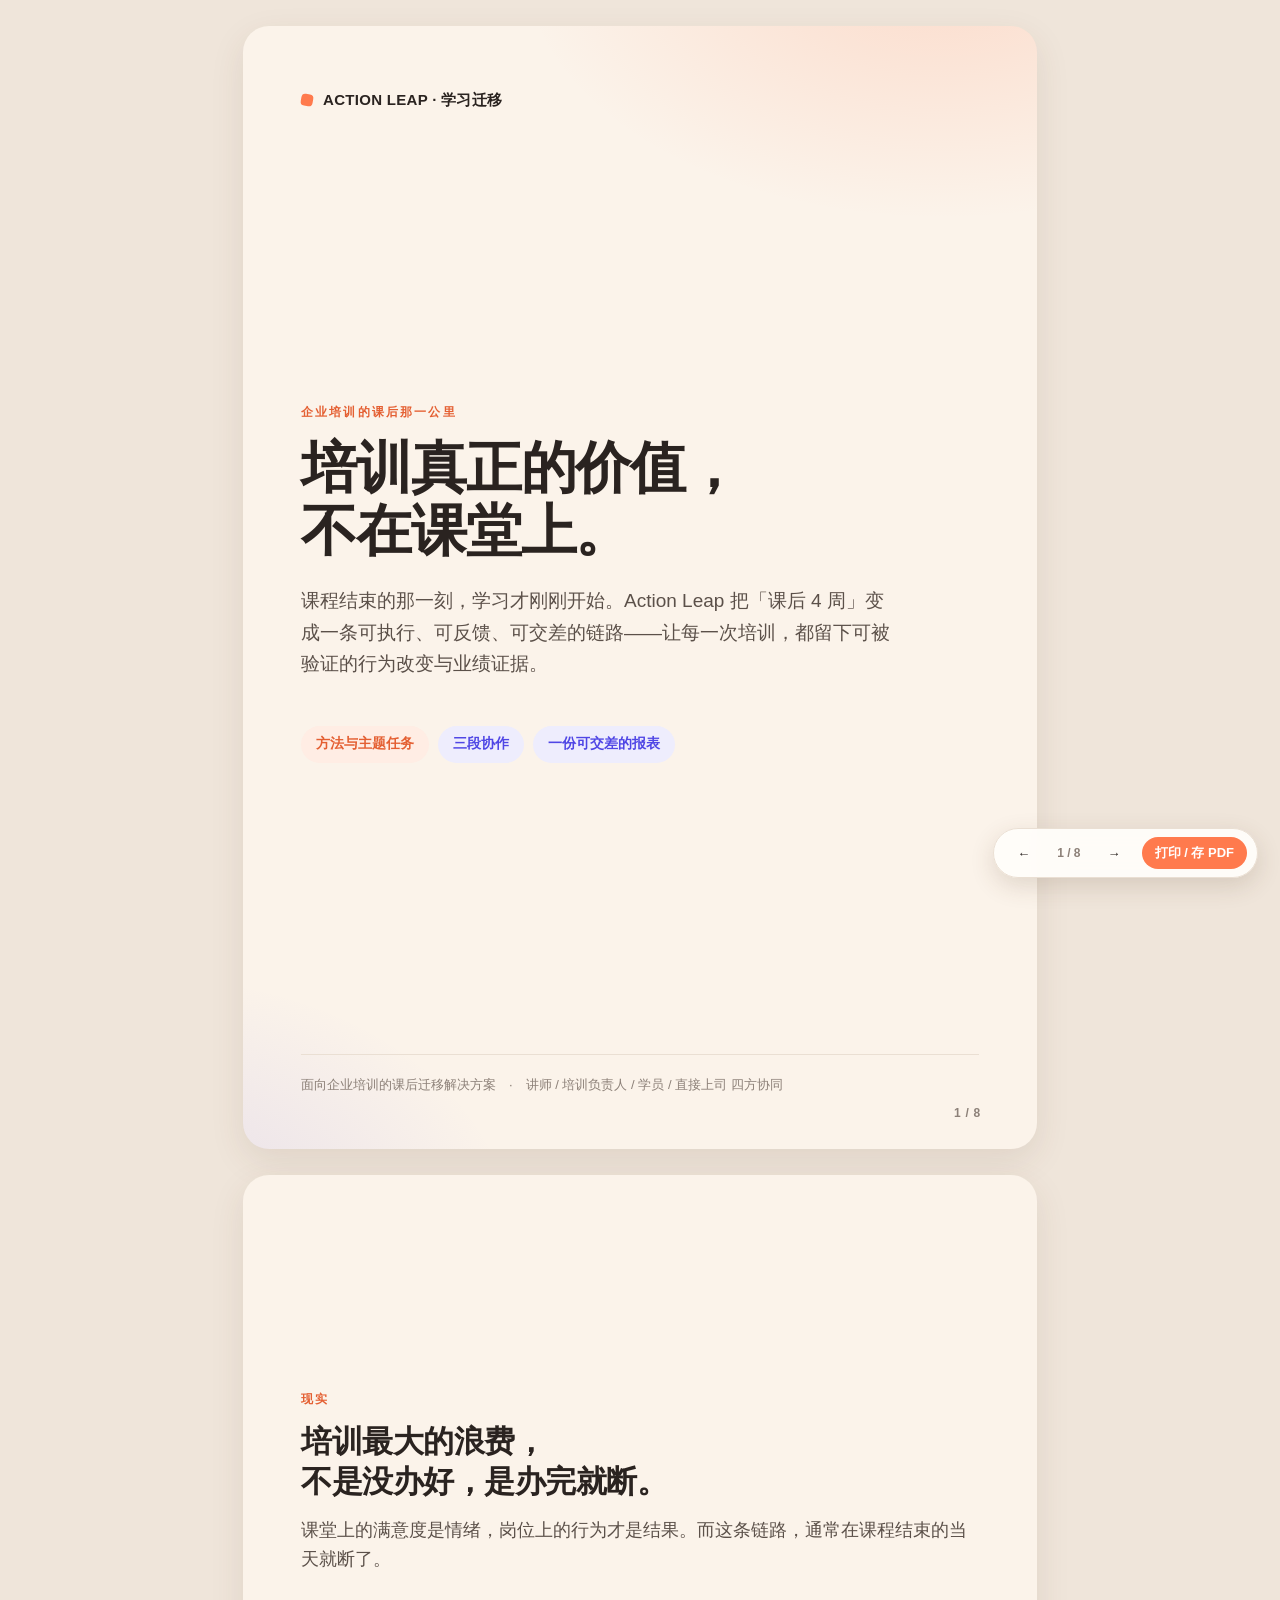
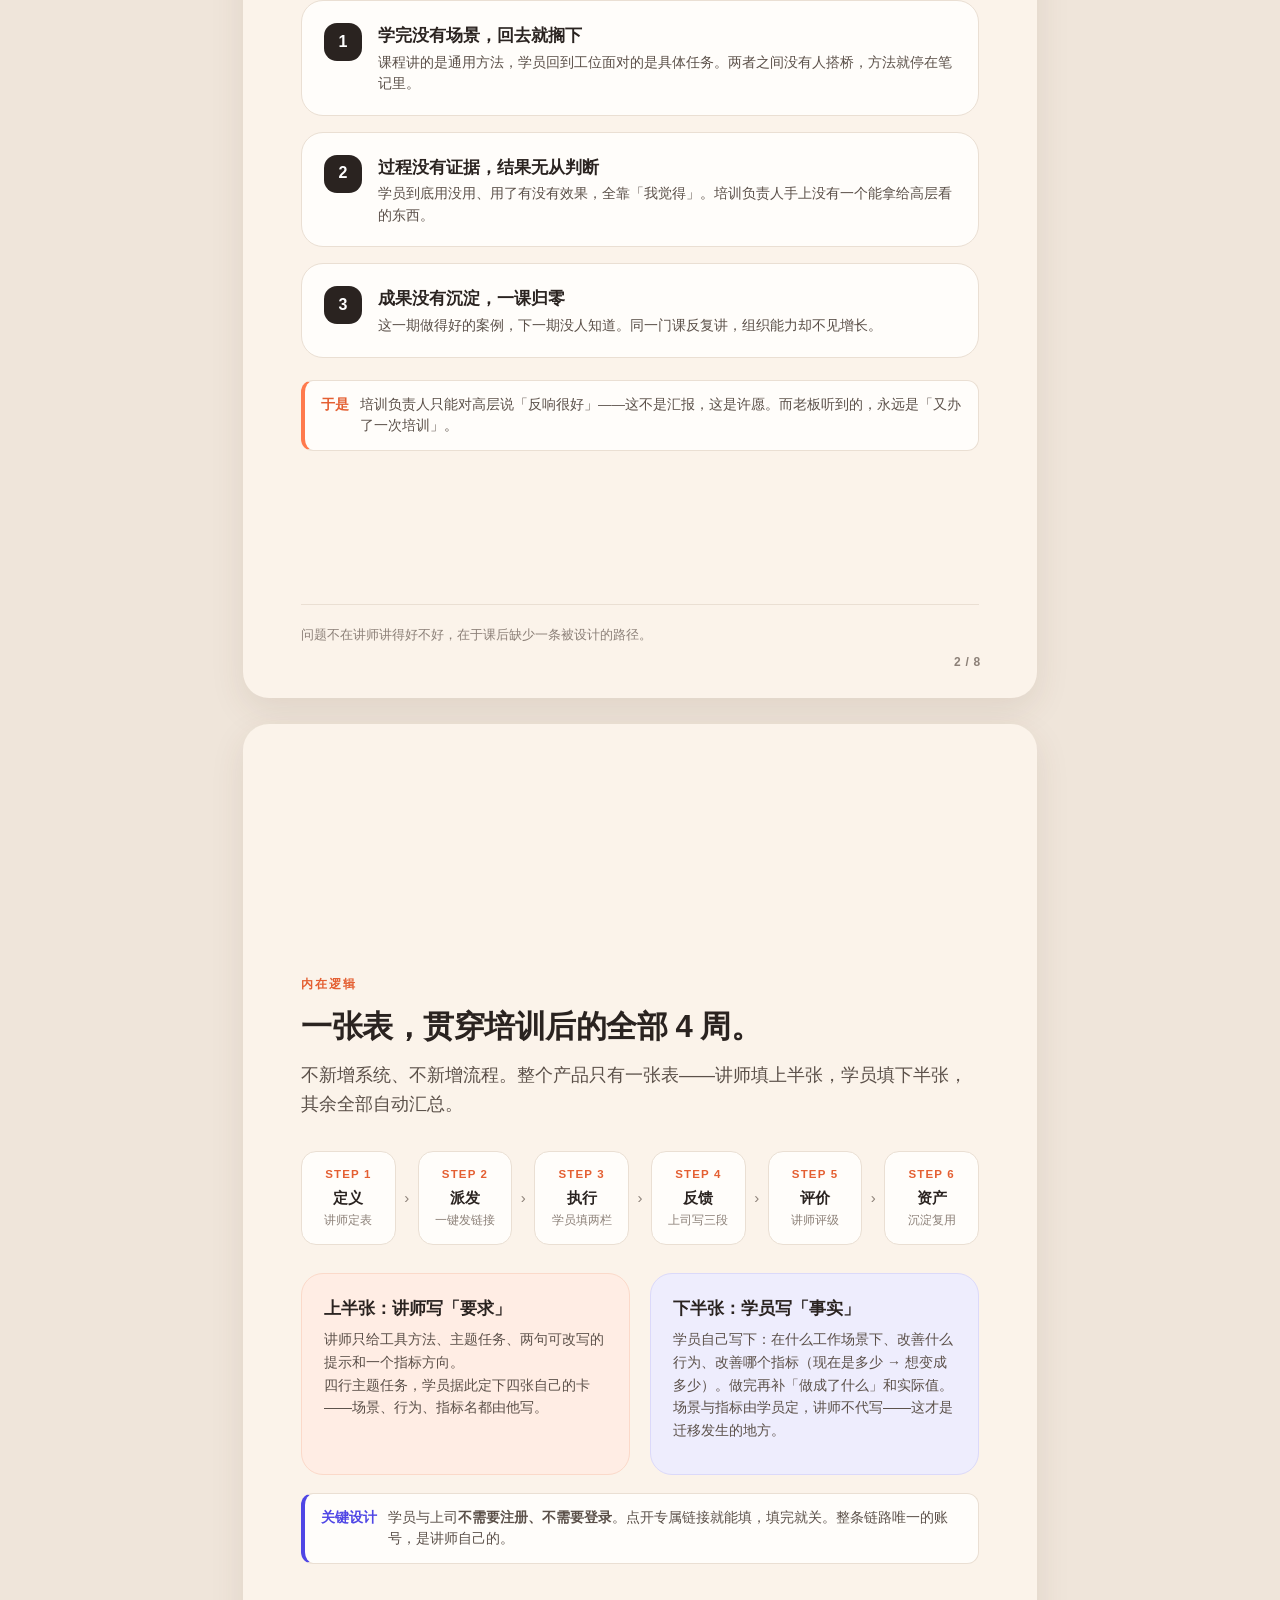
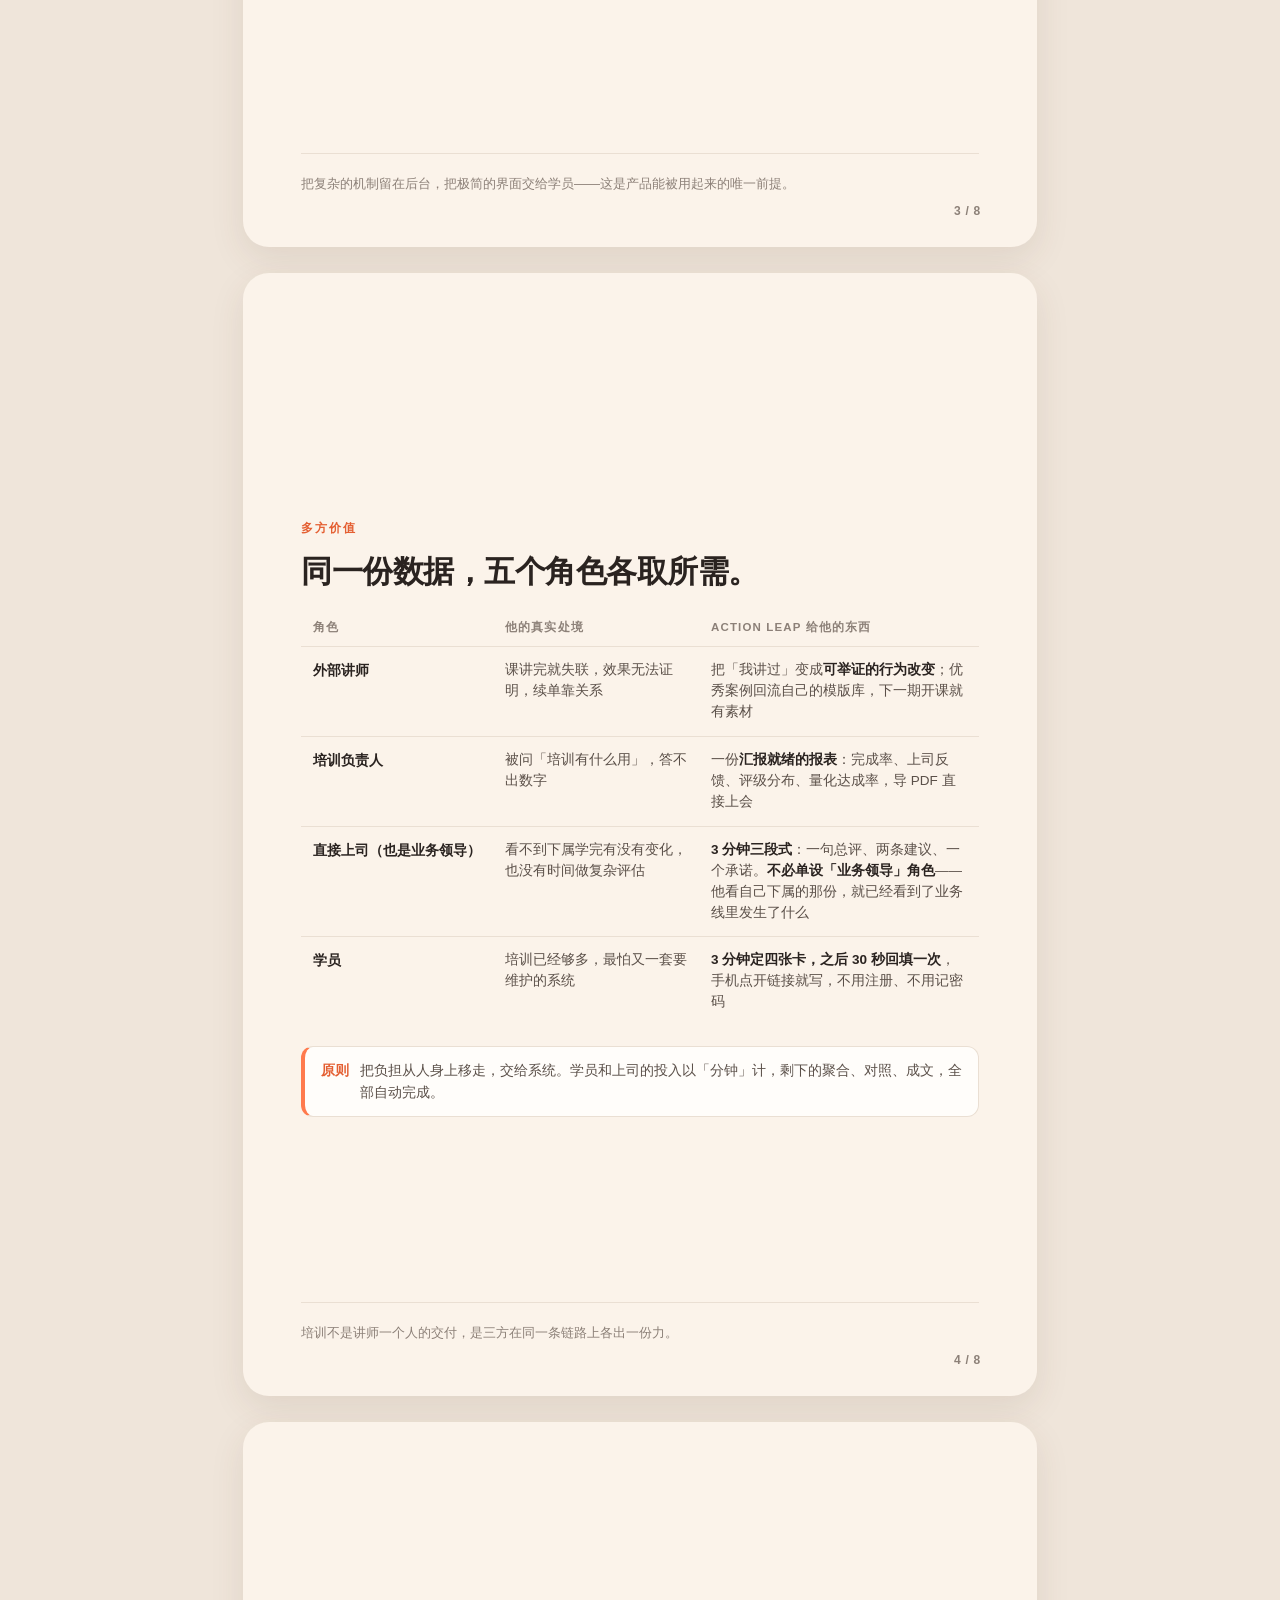
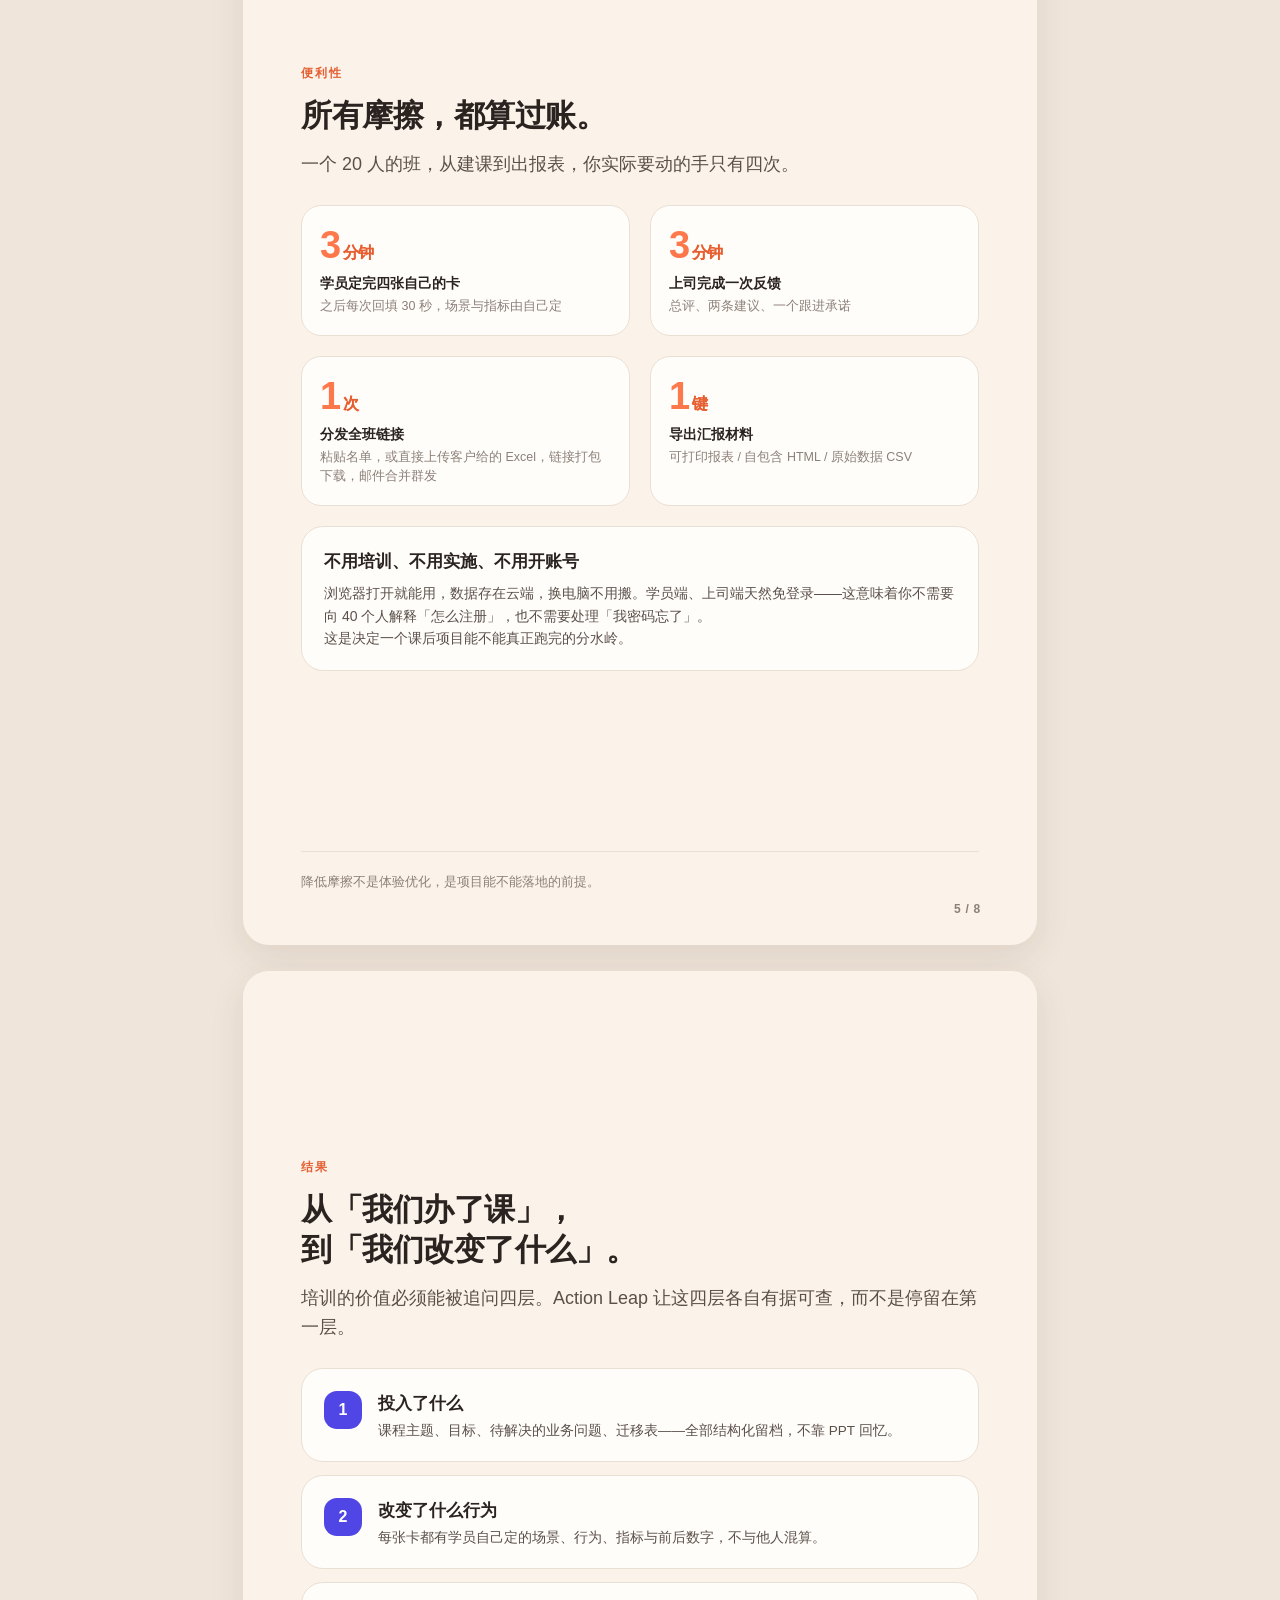
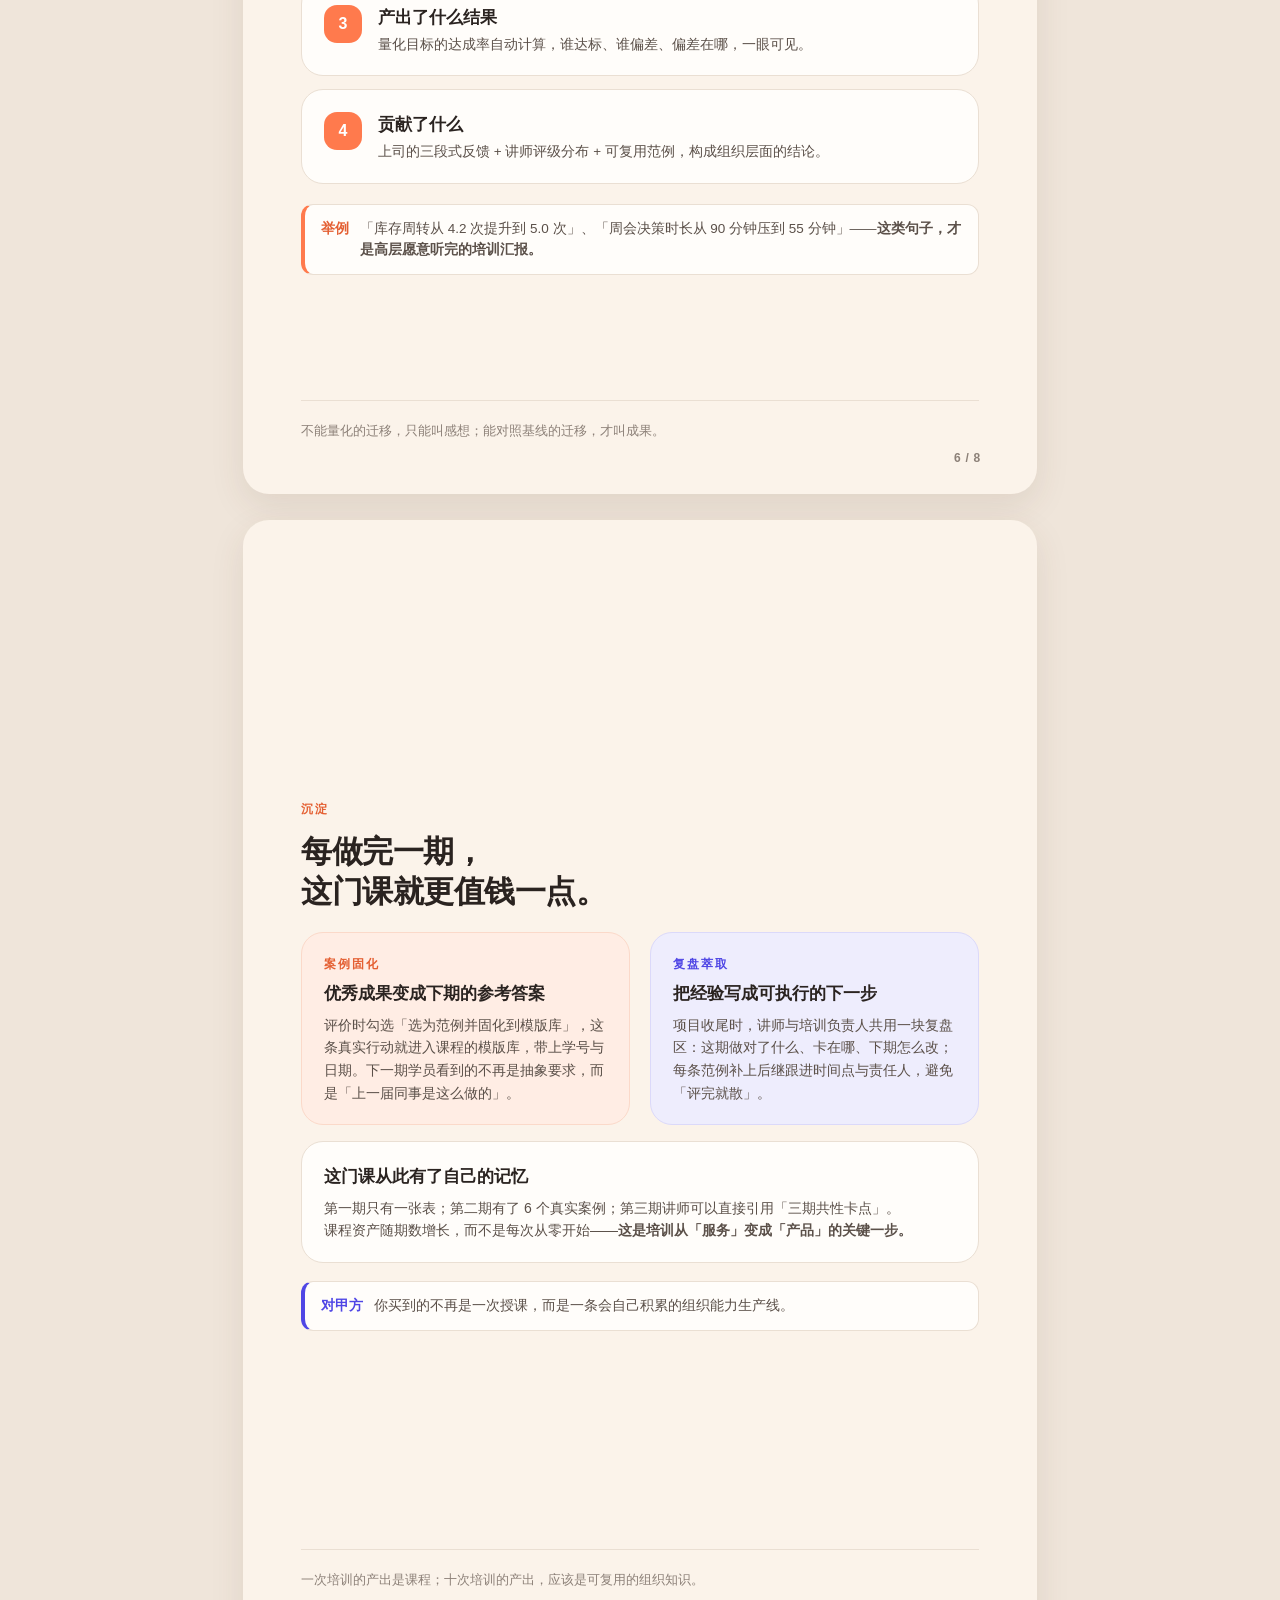
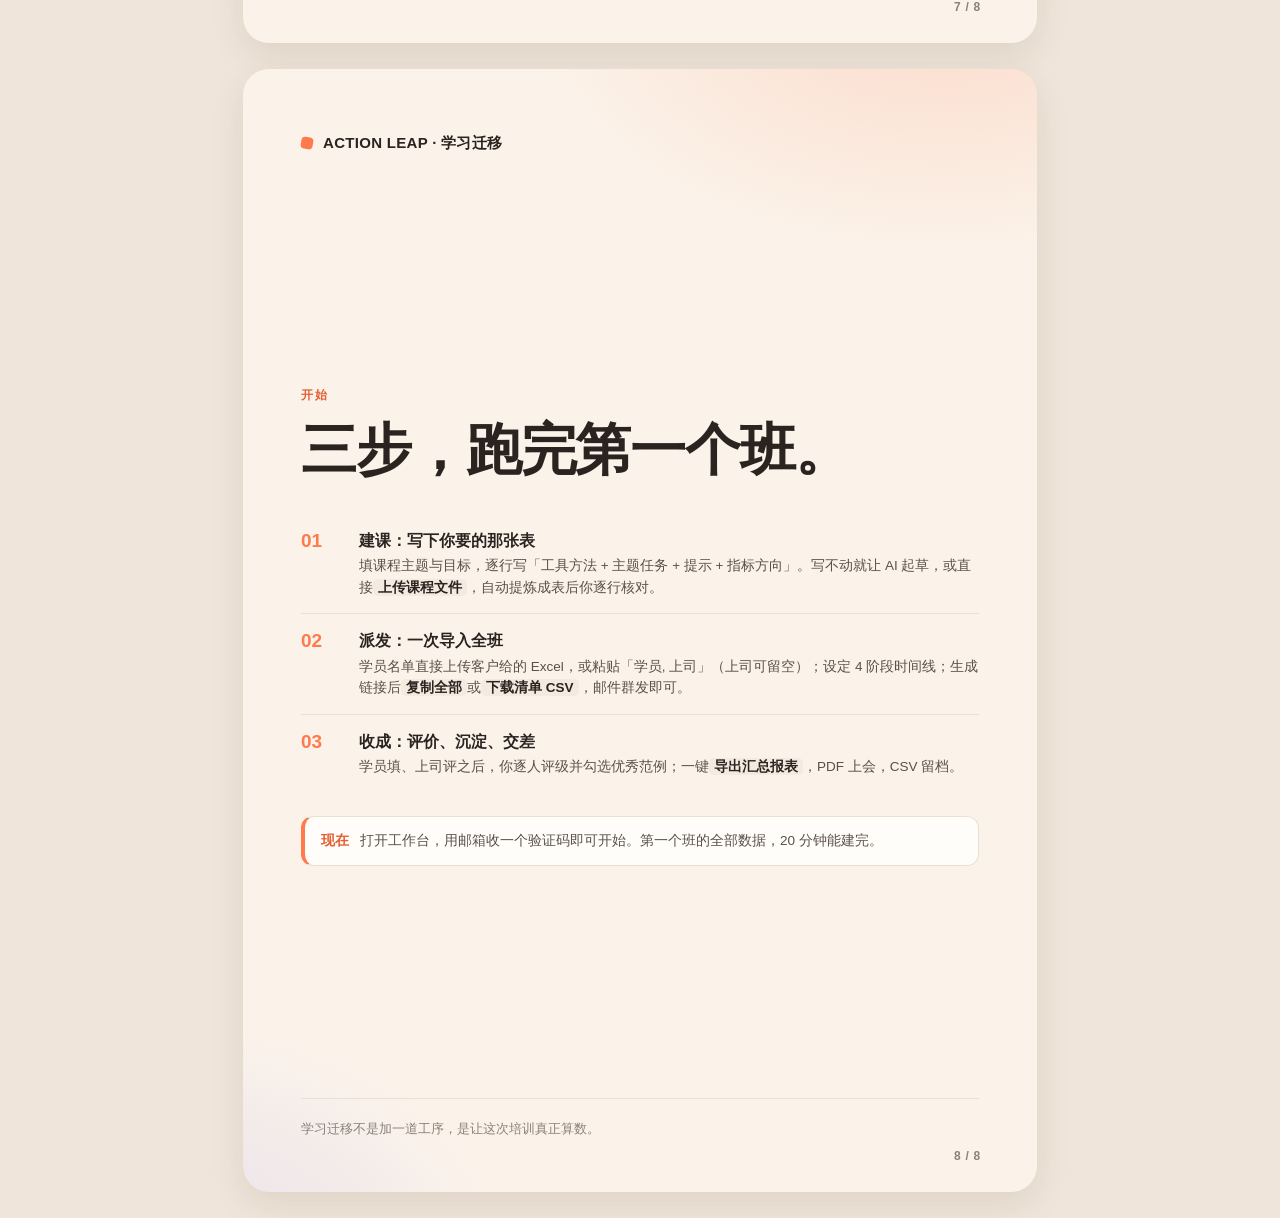
<file: deck/01-marketing.html>
<!DOCTYPE html>
<html lang="zh-CN">
<head>
<meta charset="UTF-8">
<title>Action Leap · 培训迁移的价值主张</title>
<style>
/* ===========================================================
   Action Leap — 竖版 A4 幻灯片版式（deck.css）
   单页尺寸 794×1123px = A4 210×297mm @96dpi
   改视觉只改本文件，不要动 HTML 内联样式
   =========================================================== */

:root{
  --bg:#FBF3EA;
  --paper:#FFFDFA;
  --ink:#2A2320;
  --ink-2:#5B5049;
  --ink-3:#8C8078;
  --line:#EADFD3;
  --coral:#FF7A4D;
  --coral-deep:#E45F32;
  --coral-soft:#FFEDE4;
  --indigo:#4F46E5;
  --indigo-soft:#EEEDFD;
  --ok:#1E9E6A;
  --r:22px;
  --shadow:0 12px 34px rgba(90,60,40,.10);
  --font:-apple-system,BlinkMacSystemFont,"PingFang SC","Hiragino Sans GB","Microsoft YaHei","Noto Sans SC",sans-serif;
}

*{box-sizing:border-box;-webkit-print-color-adjust:exact;print-color-adjust:exact;}
html,body{margin:0;padding:0;}
body{
  background:#EFE5DA;
  font-family:var(--font);
  color:var(--ink);
  -webkit-font-smoothing:antialiased;
  line-height:1.55;
}

/* ---------- 页 ---------- */
.page{
  width:794px;
  min-height:1123px;
  height:1123px;
  margin:26px auto;
  background:var(--bg);
  border-radius:26px;
  box-shadow:var(--shadow);
  padding:62px 58px 54px;
  display:flex;
  flex-direction:column;
  position:relative;
  overflow:hidden;
}
.page::after{
  content:attr(data-pnum);
  position:absolute;
  right:56px;bottom:26px;
  font-size:12px;font-weight:700;color:var(--ink-3);
  letter-spacing:.06em;
}
/* 内容垂直居中：首元素与落款各吃一半余量，避免下半页大片空白 */
.page:not(.cover) > .eyebrow:first-child{margin-top:auto;}

/* ---------- 排版块 ---------- */
.eyebrow{
  font-size:12px;font-weight:800;letter-spacing:.18em;
  text-transform:uppercase;color:var(--coral-deep);
  margin:0 0 14px;
}
.eyebrow.dim{color:var(--ink-3);}
h1{
  font-size:44px;line-height:1.2;font-weight:800;
  margin:0 0 18px;letter-spacing:-.02em;
}
h1.sm{font-size:36px;}
h2{
  font-size:31px;line-height:1.28;font-weight:800;
  margin:0 0 14px;letter-spacing:-.015em;
}
h3{font-size:19px;font-weight:800;margin:0 0 6px;}
p{margin:0 0 12px;}
.lead{font-size:18px;color:var(--ink-2);line-height:1.62;margin:0 0 26px;}
.body{font-size:15.5px;color:var(--ink-2);line-height:1.68;}
.small{font-size:13.5px;color:var(--ink-3);line-height:1.6;}
.mono{font-variant-numeric:tabular-nums;}

.brandline{
  margin-top:auto;
  padding-top:20px;
  padding-right:80px;
  border-top:1px solid var(--line);
  font-size:13px;color:var(--ink-3);line-height:1.5;
}

/* ---------- 封面 ---------- */
.cover{
  background:
    radial-gradient(680px 420px at 88% -6%, rgba(255,122,77,.20), transparent 62%),
    radial-gradient(560px 400px at -12% 108%, rgba(79,70,229,.13), transparent 66%),
    var(--bg);
}
.cover .mark{
  display:flex;align-items:center;gap:10px;
  font-size:15px;font-weight:800;letter-spacing:.02em;
  margin-bottom:0;
}
.cover .mark i{
  width:12px;height:12px;border-radius:4px;background:var(--coral);
  display:inline-block;transform:rotate(10deg);
}
.cover h1{font-size:56px;line-height:1.14;margin-bottom:22px;}
.cover .sub{font-size:19px;color:var(--ink-2);max-width:600px;line-height:1.66;}
.chips{display:flex;gap:9px;flex-wrap:wrap;margin-top:34px;}
.chip{
  font-size:13.5px;font-weight:700;color:var(--indigo);
  background:var(--indigo-soft);
  padding:8px 15px;border-radius:999px;
}
.chip.warm{color:var(--coral-deep);background:var(--coral-soft);}

/* ---------- 网格 ---------- */
.grid{display:grid;gap:14px;}
.g2{grid-template-columns:1fr 1fr;}
.g3{grid-template-columns:1fr 1fr 1fr;}
.g4{grid-template-columns:repeat(4,1fr);}
.gap-lg{gap:20px;}

/* ---------- 卡 ---------- */
.card{
  background:var(--paper);
  border:1px solid var(--line);
  border-radius:var(--r);
  padding:22px 22px 20px;
}
.card.flat{background:transparent;border-style:dashed;}
.card.tint{background:var(--coral-soft);border-color:#FBD9C9;}
.card.ind{background:var(--indigo-soft);border-color:#DBD9FA;}
.card h3{font-size:17px;}
.card .body{font-size:14px;line-height:1.62;}

/* 编号断点 */
.break{display:flex;gap:16px;align-items:flex-start;}
.break .n{
  flex:0 0 auto;width:38px;height:38px;border-radius:13px;
  background:var(--ink);color:#fff;
  font-size:16px;font-weight:800;
  display:flex;align-items:center;justify-content:center;
}
.break .n.c{background:var(--coral);}
.break .n.i{background:var(--indigo);}
.break .t{font-size:16.5px;font-weight:800;margin-bottom:3px;}
.break .d{font-size:13.5px;color:var(--ink-2);line-height:1.6;}

/* ---------- 流程条 ---------- */
.flow{display:flex;align-items:stretch;gap:0;margin:6px 0 22px;}
.flow .step{
  flex:1;background:var(--paper);border:1px solid var(--line);
  border-radius:15px;padding:14px 12px;text-align:center;
}
.flow .step .k{font-size:11.5px;font-weight:800;letter-spacing:.1em;color:var(--coral-deep);}
.flow .step .v{font-size:14.5px;font-weight:800;margin-top:3px;}
.flow .step .s{font-size:12px;color:var(--ink-3);margin-top:2px;}
.flow .arw{
  flex:0 0 22px;display:flex;align-items:center;justify-content:center;
  color:var(--ink-3);font-size:15px;
}

/* ---------- 大数字 ---------- */
.stat{
  background:var(--paper);border:1px solid var(--line);
  border-radius:20px;padding:20px 18px;
}
.stat .v{
  font-size:38px;font-weight:800;letter-spacing:-.03em;line-height:1.05;
  background:linear-gradient(135deg,var(--coral),var(--coral-deep));
  -webkit-background-clip:text;background-clip:text;color:transparent;
}
.stat .v small{font-size:16px;font-weight:800;-webkit-text-fill-color:var(--coral-deep);}
.stat .l{font-size:14px;font-weight:800;margin-top:7px;}
.stat .s{font-size:12.5px;color:var(--ink-3);margin-top:2px;line-height:1.5;}

/* ---------- 表 ---------- */
table.t{width:100%;border-collapse:collapse;font-size:13.5px;}
table.t th{
  text-align:left;font-size:11.5px;font-weight:800;letter-spacing:.1em;
  text-transform:uppercase;color:var(--ink-3);
  padding:0 12px 9px;border-bottom:1.5px solid var(--line);
}
table.t td{
  padding:13px 12px;border-bottom:1px solid var(--line);
  vertical-align:top;line-height:1.55;color:var(--ink-2);
}
table.t tr:last-child td{border-bottom:none;}
table.t td.k{font-weight:800;color:var(--ink);white-space:nowrap;font-size:14px;}
table.t td b{color:var(--ink);}

/* ---------- 对照（好/差） ---------- */
.vs{display:grid;grid-template-columns:1fr 1fr;gap:14px;}
.vs .box{border-radius:18px;padding:18px 18px 16px;}
.vs .bad{background:#F6F0EA;border:1px solid var(--line);}
.vs .good{background:#EAF7F1;border:1px solid #CFEADF;}
.vs .tag{
  display:inline-block;font-size:11.5px;font-weight:800;letter-spacing:.08em;
  padding:3px 10px;border-radius:999px;margin-bottom:9px;
}
.vs .bad .tag{background:#EBE1D7;color:#8A7A6C;}
.vs .good .tag{background:#CDECDE;color:#17764F;}
.vs .q{font-size:14px;line-height:1.65;color:var(--ink);}
.vs .why{font-size:12.5px;color:var(--ink-3);margin-top:9px;line-height:1.55;}

/* ---------- 步骤 ---------- */
.steps{counter-reset:s;}
.steps .st{
  counter-increment:s;
  display:grid;grid-template-columns:44px 1fr;gap:14px;
  padding:15px 0;border-bottom:1px solid var(--line);
}
.steps .st:last-child{border-bottom:none;}
.steps .st::before{
  content:counter(s,decimal-leading-zero);
  font-size:19px;font-weight:800;color:var(--coral);
  font-variant-numeric:tabular-nums;line-height:1.3;
}
.steps .st .t{font-size:15.5px;font-weight:800;margin-bottom:2px;}
.steps .st .d{font-size:13.5px;color:var(--ink-2);line-height:1.6;}
.steps .st .d em{
  font-style:normal;font-weight:800;color:var(--ink);
  background:#F4EAE0;padding:1px 5px;border-radius:5px;
}

/* ---------- 提示条 ---------- */
.tip{
  display:flex;gap:11px;
  background:var(--paper);border:1px solid var(--line);
  border-left:4px solid var(--coral);
  border-radius:12px;padding:13px 16px;
  font-size:13.5px;color:var(--ink-2);line-height:1.6;
}
.tip .lb{font-weight:800;color:var(--coral-deep);flex:0 0 auto;}
.tip.i{border-left-color:var(--indigo);}
.tip.i .lb{color:var(--indigo);}

/* ---------- 勾选清单 ---------- */
.check{display:flex;gap:10px;font-size:14px;color:var(--ink-2);padding:8px 0;line-height:1.55;}
.check::before{
  content:"";flex:0 0 auto;width:16px;height:16px;margin-top:3px;
  border:1.8px solid var(--ink-3);border-radius:5px;
}

/* ---------- 工具条（打印隐藏） ---------- */
.toolbar{
  position:fixed;right:22px;bottom:22px;z-index:99;
  display:flex;gap:8px;align-items:center;
  background:rgba(255,253,250,.94);
  border:1px solid var(--line);border-radius:999px;
  padding:8px 10px;box-shadow:0 8px 24px rgba(90,60,40,.16);
  backdrop-filter:blur(8px);
}
.toolbar button{
  font-family:var(--font);font-size:13px;font-weight:800;
  color:var(--ink);background:transparent;border:none;
  padding:7px 13px;border-radius:999px;cursor:pointer;
}
.toolbar button:hover{background:var(--coral-soft);color:var(--coral-deep);}
.toolbar button.main{background:var(--coral);color:#fff;}
.toolbar .cnt{font-size:12px;font-weight:800;color:var(--ink-3);padding:0 6px;}

/* ---------- 打印 ---------- */
@page{size:A4 portrait;margin:0;}
@media print{
  body{background:#fff;}
  .toolbar{display:none !important;}
  .page{
    margin:0;border-radius:0;box-shadow:none;
    break-after:page;page-break-after:always;
    width:210mm;height:297mm;
  }
  .page:last-child{break-after:auto;page-break-after:auto;}
}

</style>
</head>
<body>

<!-- ============ 01 封面 ============ -->
<section class="page cover">
  <div class="mark"><i></i> ACTION LEAP · 学习迁移</div>
  <div class="eyebrow" style="margin-top:auto">企业培训的课后那一公里</div>
  <h1>培训真正的价值，<br>不在课堂上。</h1>
  <p class="sub">课程结束的那一刻，学习才刚刚开始。Action Leap 把「课后 4 周」变成一条可执行、可反馈、可交差的链路——让每一次培训，都留下可被验证的行为改变与业绩证据。</p>
  <div class="chips">
    <span class="chip warm">方法与主题任务</span>
    <span class="chip">三段协作</span>
    <span class="chip">一份可交差的报表</span>
  </div>
  <div class="brandline">面向企业培训的课后迁移解决方案　·　讲师 / 培训负责人 / 学员 / 直接上司 四方协同</div>
</section>

<!-- ============ 02 问题 ============ -->
<section class="page">
  <div class="eyebrow">现实</div>
  <h2>培训最大的浪费，<br>不是没办好，是办完就断。</h2>
  <p class="lead">课堂上的满意度是情绪，岗位上的行为才是结果。而这条链路，通常在课程结束的当天就断了。</p>

  <div class="grid" style="gap:16px">
    <div class="card">
      <div class="break">
        <div class="n">1</div>
        <div>
          <div class="t">学完没有场景，回去就搁下</div>
          <div class="d">课程讲的是通用方法，学员回到工位面对的是具体任务。两者之间没有人搭桥，方法就停在笔记里。</div>
        </div>
      </div>
    </div>
    <div class="card">
      <div class="break">
        <div class="n">2</div>
        <div>
          <div class="t">过程没有证据，结果无从判断</div>
          <div class="d">学员到底用没用、用了有没有效果，全靠「我觉得」。培训负责人手上没有一个能拿给高层看的东西。</div>
        </div>
      </div>
    </div>
    <div class="card">
      <div class="break">
        <div class="n">3</div>
        <div>
          <div class="t">成果没有沉淀，一课归零</div>
          <div class="d">这一期做得好的案例，下一期没人知道。同一门课反复讲，组织能力却不见增长。</div>
        </div>
      </div>
    </div>
  </div>

  <div class="tip" style="margin-top:22px">
    <span class="lb">于是</span>
    <span>培训负责人只能对高层说「反响很好」——这不是汇报，这是许愿。而老板听到的，永远是「又办了一次培训」。</span>
  </div>

  <div class="brandline">问题不在讲师讲得好不好，在于课后缺少一条被设计的路径。</div>
</section>

<!-- ============ 03 内在逻辑 ============ -->
<section class="page">
  <div class="eyebrow">内在逻辑</div>
  <h2>一张表，贯穿培训后的全部 4 周。</h2>
  <p class="lead">不新增系统、不新增流程。整个产品只有一张表——讲师填上半张，学员填下半张，其余全部自动汇总。</p>

  <div class="flow">
    <div class="step"><div class="k">STEP 1</div><div class="v">定义</div><div class="s">讲师定表</div></div>
    <div class="arw">›</div>
    <div class="step"><div class="k">STEP 2</div><div class="v">派发</div><div class="s">一键发链接</div></div>
    <div class="arw">›</div>
    <div class="step"><div class="k">STEP 3</div><div class="v">执行</div><div class="s">学员填两栏</div></div>
    <div class="arw">›</div>
    <div class="step"><div class="k">STEP 4</div><div class="v">反馈</div><div class="s">上司写三段</div></div>
    <div class="arw">›</div>
    <div class="step"><div class="k">STEP 5</div><div class="v">评价</div><div class="s">讲师评级</div></div>
    <div class="arw">›</div>
    <div class="step"><div class="k">STEP 6</div><div class="v">资产</div><div class="s">沉淀复用</div></div>
  </div>

  <div class="grid g2 gap-lg" style="margin-top:6px">
    <div class="card tint">
      <h3>上半张：讲师写「要求」</h3>
      <p class="body">讲师只给工具方法、主题任务、两句可改写的提示和一个指标方向。<br>四行主题任务，学员据此定下四张自己的卡——场景、行为、指标名都由他写。</p>
    </div>
    <div class="card ind">
      <h3>下半张：学员写「事实」</h3>
      <p class="body">学员自己写下：在什么工作场景下、改善什么行为、改善哪个指标（现在是多少 → 想变成多少）。做完再补「做成了什么」和实际值。<br>场景与指标由学员定，讲师不代写——这才是迁移发生的地方。</p>
    </div>
  </div>

  <div class="tip i" style="margin-top:18px">
    <span class="lb">关键设计</span>
    <span>学员与上司<b>不需要注册、不需要登录</b>。点开专属链接就能填，填完就关。整条链路唯一的账号，是讲师自己的。</span>
  </div>

  <div class="brandline">把复杂的机制留在后台，把极简的界面交给学员——这是产品能被用起来的唯一前提。</div>
</section>

<!-- ============ 04 多方价值 ============ -->
<section class="page">
  <div class="eyebrow">多方价值</div>
  <h2>同一份数据，五个角色各取所需。</h2>

  <table class="t" style="margin-top:14px">
    <thead>
      <tr><th style="width:112px">角色</th><th style="width:206px">他的真实处境</th><th>Action Leap 给他的东西</th></tr>
    </thead>
    <tbody>
      <tr>
        <td class="k">外部讲师</td>
        <td>课讲完就失联，效果无法证明，续单靠关系</td>
        <td>把「我讲过」变成<b>可举证的行为改变</b>；优秀案例回流自己的模版库，下一期开课就有素材</td>
      </tr>
      <tr>
        <td class="k">培训负责人</td>
        <td>被问「培训有什么用」，答不出数字</td>
        <td>一份<b>汇报就绪的报表</b>：完成率、上司反馈、评级分布、量化达成率，导 PDF 直接上会</td>
      </tr>
      <tr>
        <td class="k">直接上司（也是业务领导）</td>
        <td>看不到下属学完有没有变化，也没有时间做复杂评估</td>
        <td><b>3 分钟三段式</b>：一句总评、两条建议、一个承诺。<b>不必单设「业务领导」角色</b>——他看自己下属的那份，就已经看到了业务线里发生了什么</td>
      </tr>
      <tr>
        <td class="k">学员</td>
        <td>培训已经够多，最怕又一套要维护的系统</td>
        <td><b>3 分钟定四张卡，之后 30 秒回填一次</b>，手机点开链接就写，不用注册、不用记密码</td>
      </tr>
    </tbody>
  </table>

  <div class="tip" style="margin-top:20px">
    <span class="lb">原则</span>
    <span>把负担从人身上移走，交给系统。学员和上司的投入以「分钟」计，剩下的聚合、对照、成文，全部自动完成。</span>
  </div>

  <div class="brandline">培训不是讲师一个人的交付，是三方在同一条链路上各出一份力。</div>
</section>

<!-- ============ 05 便利性 ============ -->
<section class="page">
  <div class="eyebrow">便利性</div>
  <h2>所有摩擦，都算过账。</h2>
  <p class="lead">一个 20 人的班，从建课到出报表，你实际要动的手只有四次。</p>

  <div class="grid g2 gap-lg">
    <div class="stat"><div class="v">3<small> 分钟</small></div><div class="l">学员定完四张自己的卡</div><div class="s">之后每次回填 30 秒，场景与指标由自己定</div></div>
    <div class="stat"><div class="v">3<small> 分钟</small></div><div class="l">上司完成一次反馈</div><div class="s">总评、两条建议、一个跟进承诺</div></div>
    <div class="stat"><div class="v">1<small> 次</small></div><div class="l">分发全班链接</div><div class="s">粘贴名单，或直接上传客户给的 Excel，链接打包下载，邮件合并群发</div></div>
    <div class="stat"><div class="v">1<small> 键</small></div><div class="l">导出汇报材料</div><div class="s">可打印报表 / 自包含 HTML / 原始数据 CSV</div></div>
  </div>

  <div class="card" style="margin-top:20px">
    <h3>不用培训、不用实施、不用开账号</h3>
    <p class="body" style="margin-bottom:0">浏览器打开就能用，数据存在云端，换电脑不用搬。学员端、上司端天然免登录——这意味着你不需要向 40 个人解释「怎么注册」，也不需要处理「我密码忘了」。<br>这是决定一个课后项目能不能真正跑完的分水岭。</p>
  </div>

  <div class="brandline">降低摩擦不是体验优化，是项目能不能落地的前提。</div>
</section>

<!-- ============ 06 证据链 ============ -->
<section class="page">
  <div class="eyebrow">结果</div>
  <h2>从「我们办了课」，<br>到「我们改变了什么」。</h2>
  <p class="lead">培训的价值必须能被追问四层。Action Leap 让这四层各自有据可查，而不是停留在第一层。</p>

  <div class="grid" style="gap:13px">
    <div class="card"><div class="break"><div class="n i">1</div><div><div class="t">投入了什么</div><div class="d">课程主题、目标、待解决的业务问题、迁移表——全部结构化留档，不靠 PPT 回忆。</div></div></div></div>
    <div class="card"><div class="break"><div class="n i">2</div><div><div class="t">改变了什么行为</div><div class="d">每张卡都有学员自己定的场景、行为、指标与前后数字，不与他人混算。</div></div></div></div>
    <div class="card"><div class="break"><div class="n c">3</div><div><div class="t">产出了什么结果</div><div class="d">量化目标的达成率自动计算，谁达标、谁偏差、偏差在哪，一眼可见。</div></div></div></div>
    <div class="card"><div class="break"><div class="n c">4</div><div><div class="t">贡献了什么</div><div class="d">上司的三段式反馈 + 讲师评级分布 + 可复用范例，构成组织层面的结论。</div></div></div></div>
  </div>

  <div class="tip" style="margin-top:20px">
    <span class="lb">举例</span>
    <span>「库存周转从 4.2 次提升到 5.0 次」、「周会决策时长从 90 分钟压到 55 分钟」——<b>这类句子，才是高层愿意听完的培训汇报。</b></span>
  </div>

  <div class="brandline">不能量化的迁移，只能叫感想；能对照基线的迁移，才叫成果。</div>
</section>

<!-- ============ 07 知识复利 ============ -->
<section class="page">
  <div class="eyebrow">沉淀</div>
  <h2>每做完一期，<br>这门课就更值钱一点。</h2>

  <div class="grid g2 gap-lg" style="margin-top:6px">
    <div class="card tint">
      <div class="eyebrow" style="color:var(--coral-deep);margin-bottom:8px">案例固化</div>
      <h3>优秀成果变成下期的参考答案</h3>
      <p class="body" style="margin-bottom:0">评价时勾选「选为范例并固化到模版库」，这条真实行动就进入课程的模版库，带上学号与日期。下一期学员看到的不再是抽象要求，而是「上一届同事是这么做的」。</p>
    </div>
    <div class="card ind">
      <div class="eyebrow" style="color:var(--indigo);margin-bottom:8px">复盘萃取</div>
      <h3>把经验写成可执行的下一步</h3>
      <p class="body" style="margin-bottom:0">项目收尾时，讲师与培训负责人共用一块复盘区：这期做对了什么、卡在哪、下期怎么改；每条范例补上后继跟进时间点与责任人，避免「评完就散」。</p>
    </div>
  </div>

  <div class="card" style="margin-top:16px">
    <h3>这门课从此有了自己的记忆</h3>
    <p class="body" style="margin-bottom:0">第一期只有一张表；第二期有了 6 个真实案例；第三期讲师可以直接引用「三期共性卡点」。<br>课程资产随期数增长，而不是每次从零开始——<b>这是培训从「服务」变成「产品」的关键一步。</b></p>
  </div>

  <div class="tip i" style="margin-top:18px">
    <span class="lb">对甲方</span>
    <span>你买到的不再是一次授课，而是一条会自己积累的组织能力生产线。</span>
  </div>

  <div class="brandline">一次培训的产出是课程；十次培训的产出，应该是可复用的组织知识。</div>
</section>

<!-- ============ 08 开始 ============ -->
<section class="page cover">
  <div class="mark"><i></i> ACTION LEAP · 学习迁移</div>
  <div class="eyebrow" style="margin-top:auto">开始</div>
  <h1 class="sm">三步，跑完第一个班。</h1>

  <div class="steps" style="margin-top:10px">
    <div class="st"><div><div class="t">建课：写下你要的那张表</div><div class="d">填课程主题与目标，逐行写「工具方法 + 主题任务 + 提示 + 指标方向」。写不动就让 AI 起草，或直接<em>上传课程文件</em>，自动提炼成表后你逐行核对。</div></div></div>
    <div class="st"><div><div class="t">派发：一次导入全班</div><div class="d">学员名单直接上传客户给的 Excel，或粘贴「学员, 上司」（上司可留空）；设定 4 阶段时间线；生成链接后<em>复制全部</em>或<em>下载清单 CSV</em>，邮件群发即可。</div></div></div>
    <div class="st"><div><div class="t">收成：评价、沉淀、交差</div><div class="d">学员填、上司评之后，你逐人评级并勾选优秀范例；一键<em>导出汇总报表</em>，PDF 上会，CSV 留档。</div></div></div>
  </div>

  <div class="tip" style="margin-top:24px">
    <span class="lb">现在</span>
    <span>打开工作台，用邮箱收一个验证码即可开始。第一个班的全部数据，20 分钟能建完。</span>
  </div>

  <div class="brandline">学习迁移不是加一道工序，是让这次培训真正算数。</div>
</section>

<script>
/* Action Leap deck 翻页与打印 —— 极简，无依赖 */
(function () {
  var pages = [].slice.call(document.querySelectorAll('.page'));
  pages.forEach(function (p, i) {
    p.setAttribute('data-pnum', (i + 1) + ' / ' + pages.length);
  });

  var bar = document.createElement('div');
  bar.className = 'toolbar';
  bar.innerHTML =
    '<button data-act="prev">←</button>' +
    '<span class="cnt" id="dcnt">1 / ' + pages.length + '</span>' +
    '<button data-act="next">→</button>' +
    '<button class="main" data-act="print">打印 / 存 PDF</button>';
  document.body.appendChild(bar);

  var cur = 0;
  function go(i) {
    cur = Math.max(0, Math.min(pages.length - 1, i));
    pages[cur].scrollIntoView({ behavior: 'smooth', block: 'start' });
    document.getElementById('dcnt').textContent = (cur + 1) + ' / ' + pages.length;
  }

  bar.addEventListener('click', function (e) {
    var b = e.target.closest('button');
    if (!b) return;
    var a = b.getAttribute('data-act');
    if (a === 'prev') go(cur - 1);
    else if (a === 'next') go(cur + 1);
    else if (a === 'print') window.print();
  });

  document.addEventListener('keydown', function (e) {
    if (e.key === 'ArrowRight' || e.key === 'PageDown') { e.preventDefault(); go(cur + 1); }
    if (e.key === 'ArrowLeft' || e.key === 'PageUp') { e.preventDefault(); go(cur - 1); }
    if (e.key === 'p' && (e.metaKey || e.ctrlKey)) { /* 交给浏览器 */ }
  });

  // 滚动时同步页码
  var io = new IntersectionObserver(function (entries) {
    entries.forEach(function (en) {
      if (en.isIntersecting) {
        cur = pages.indexOf(en.target);
        var el = document.getElementById('dcnt');
        if (el) el.textContent = (cur + 1) + ' / ' + pages.length;
      }
    });
  }, { threshold: 0.55 });
  pages.forEach(function (p) { io.observe(p); });
})();

</script>
</body>
</html>
</file>
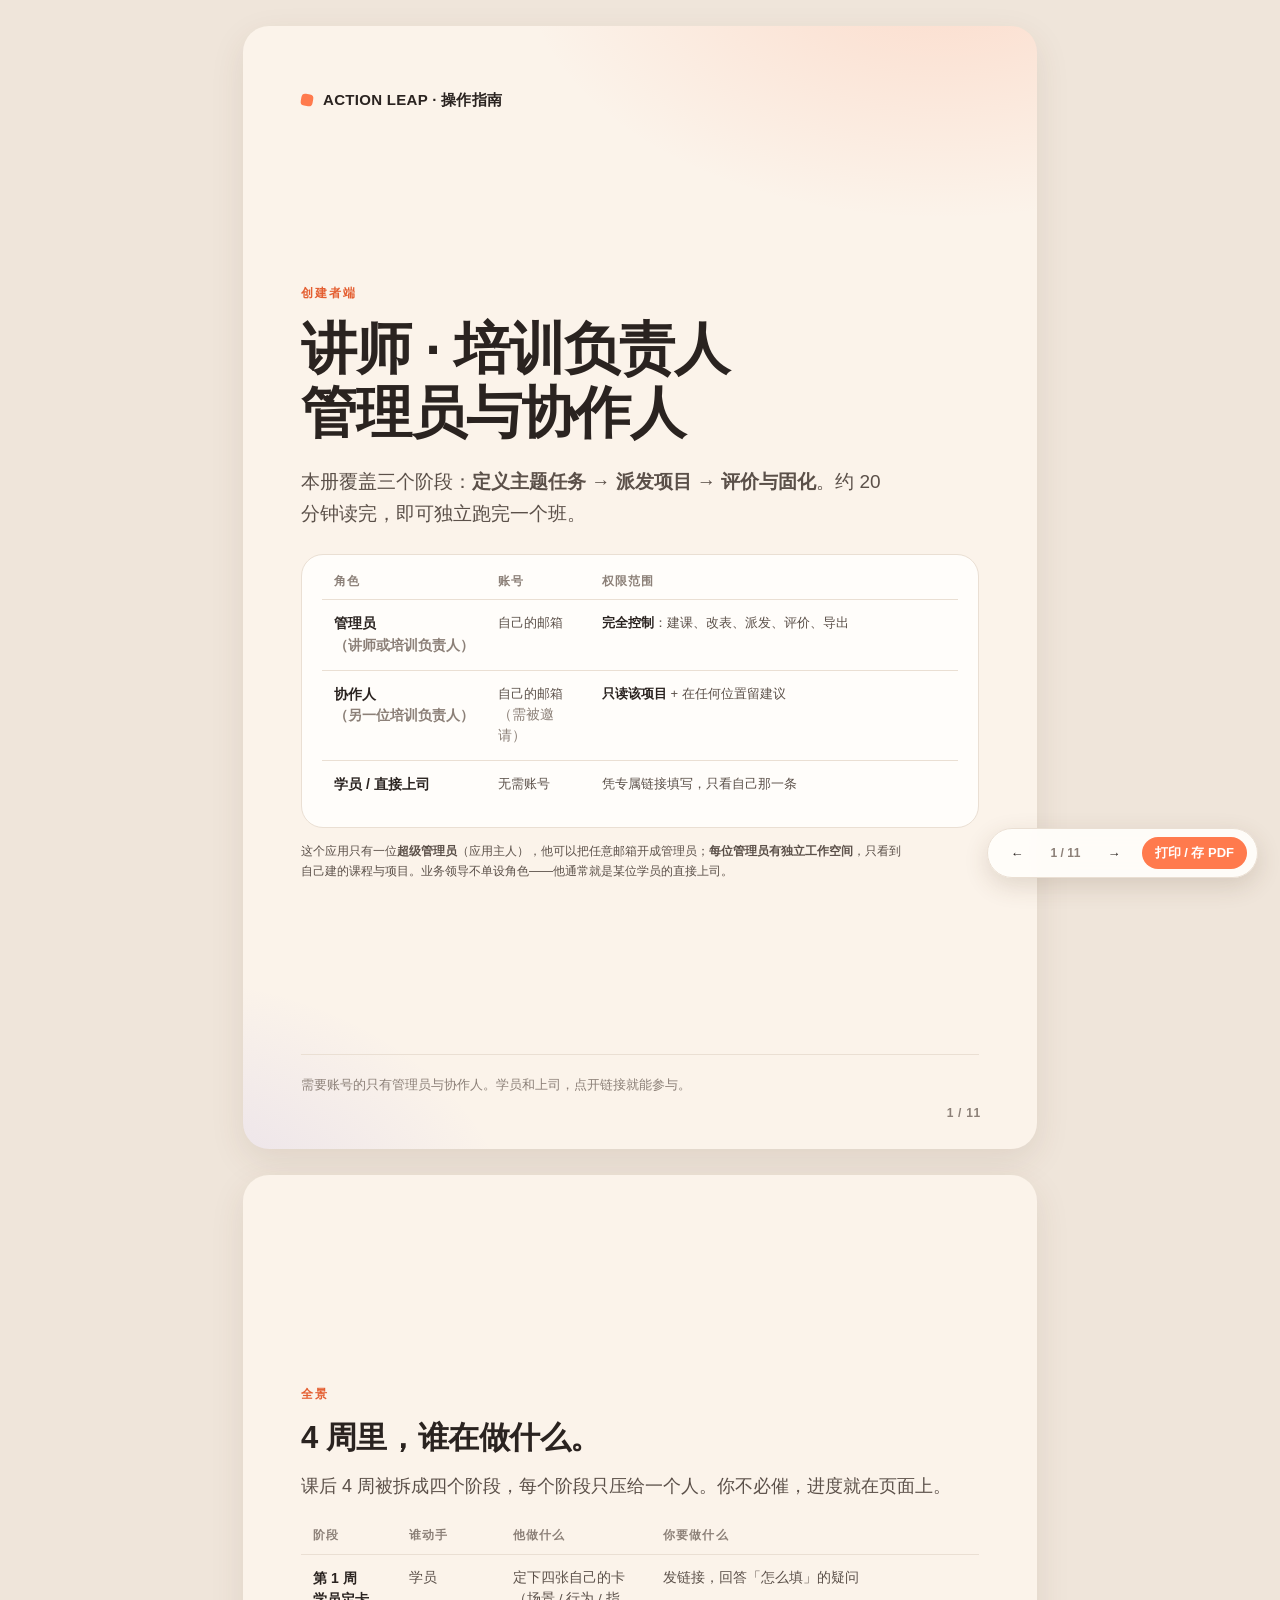
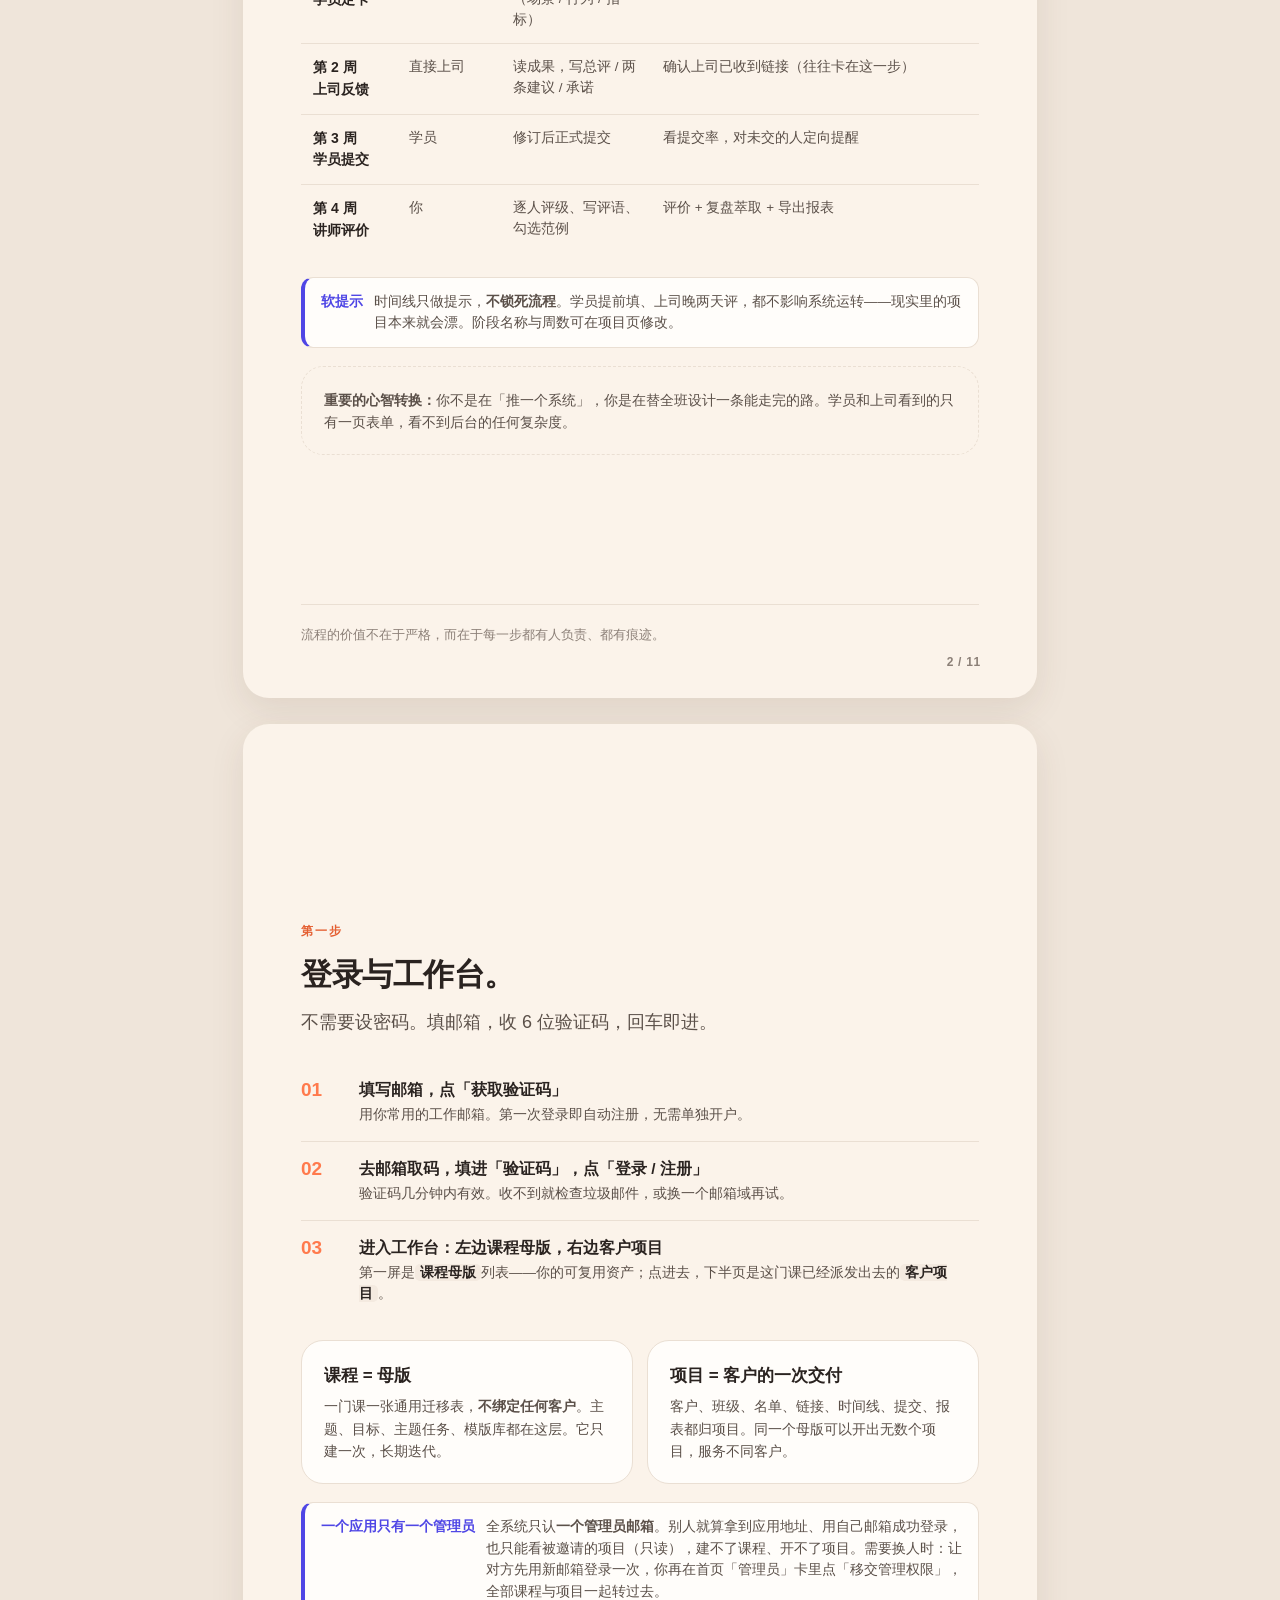
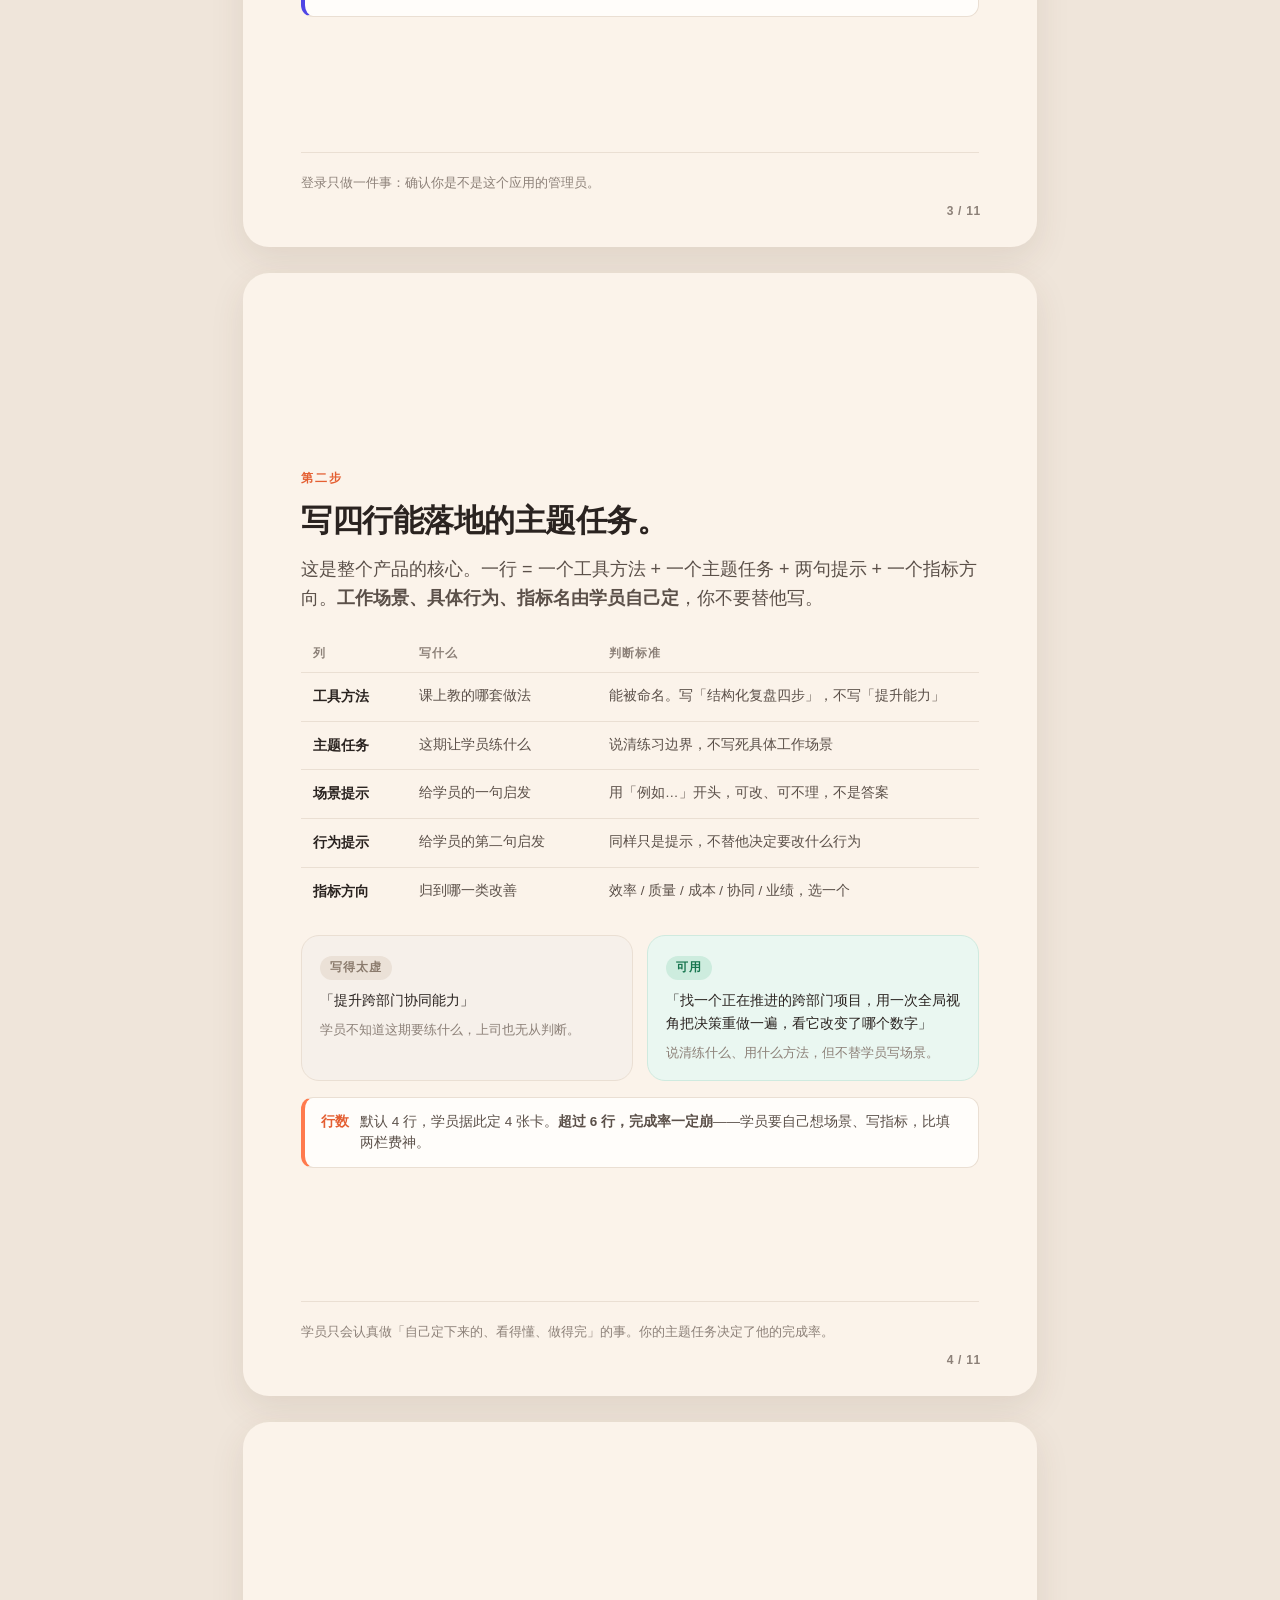
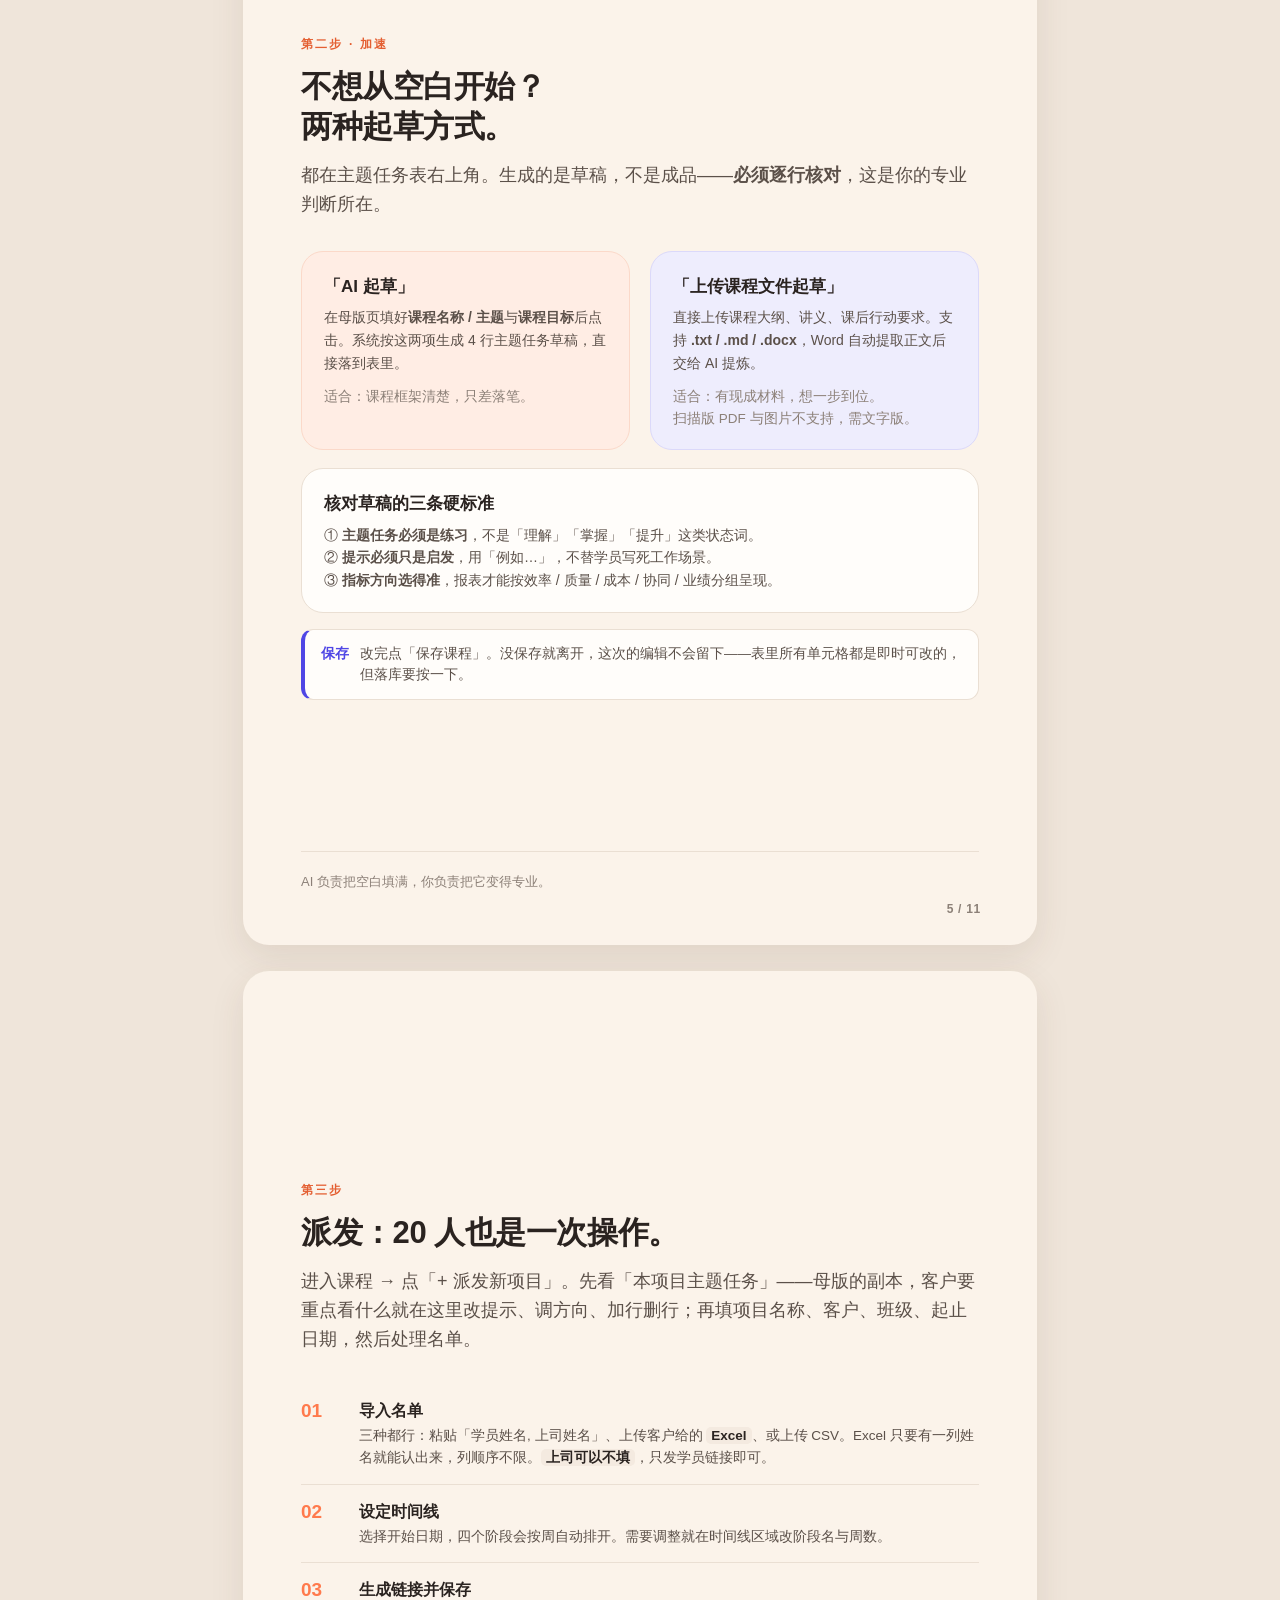
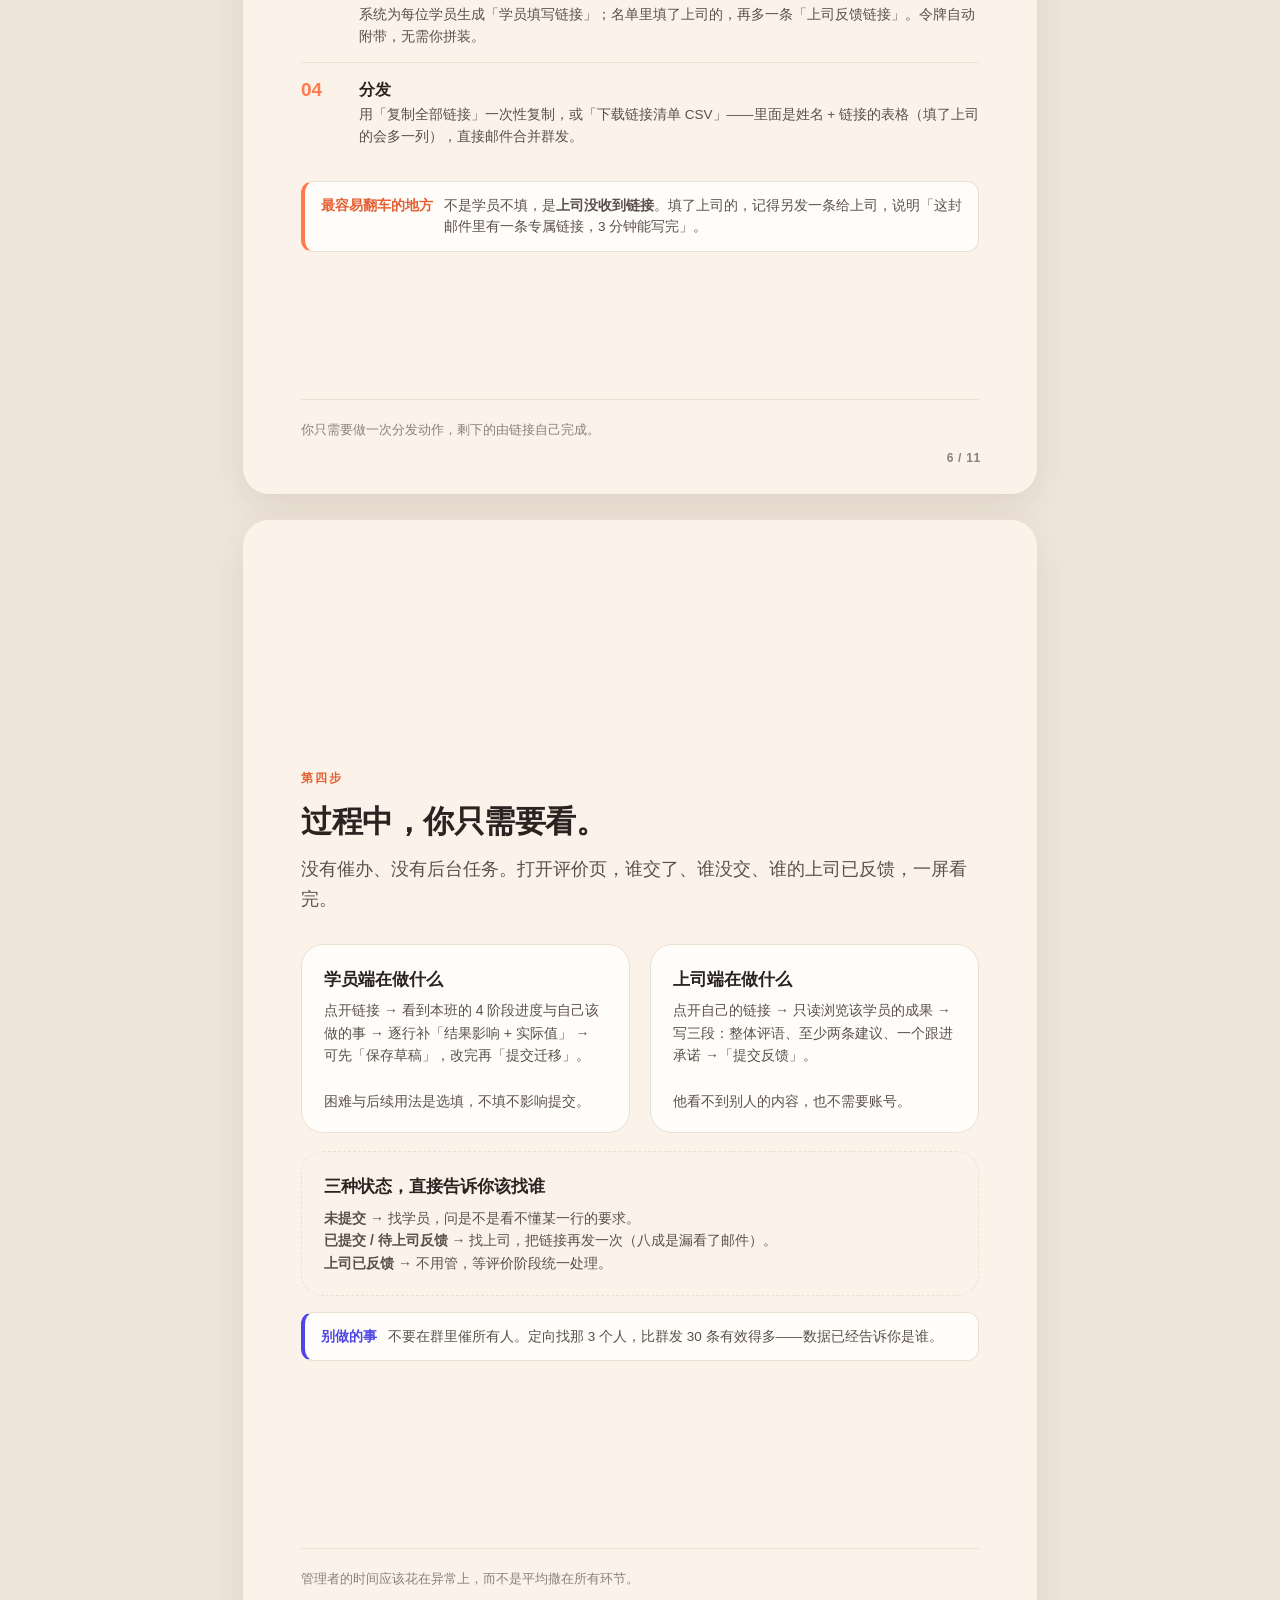
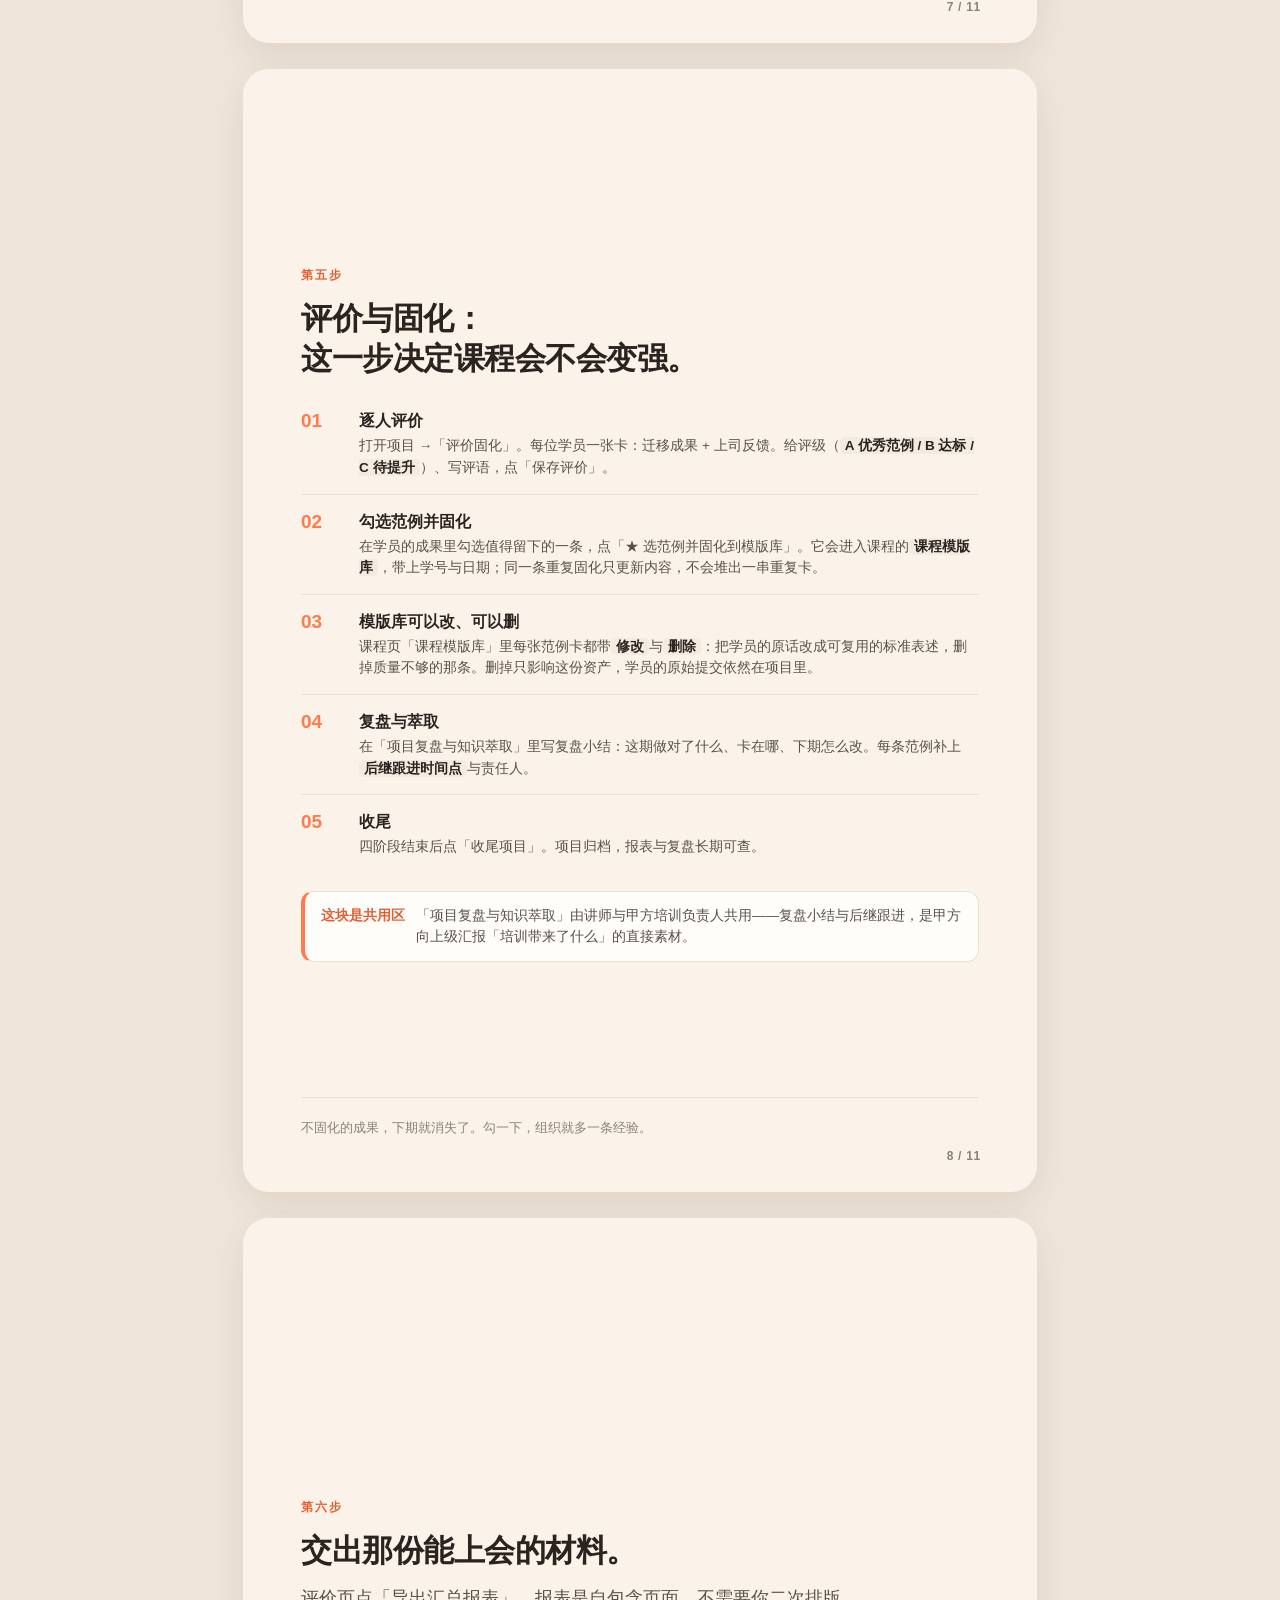
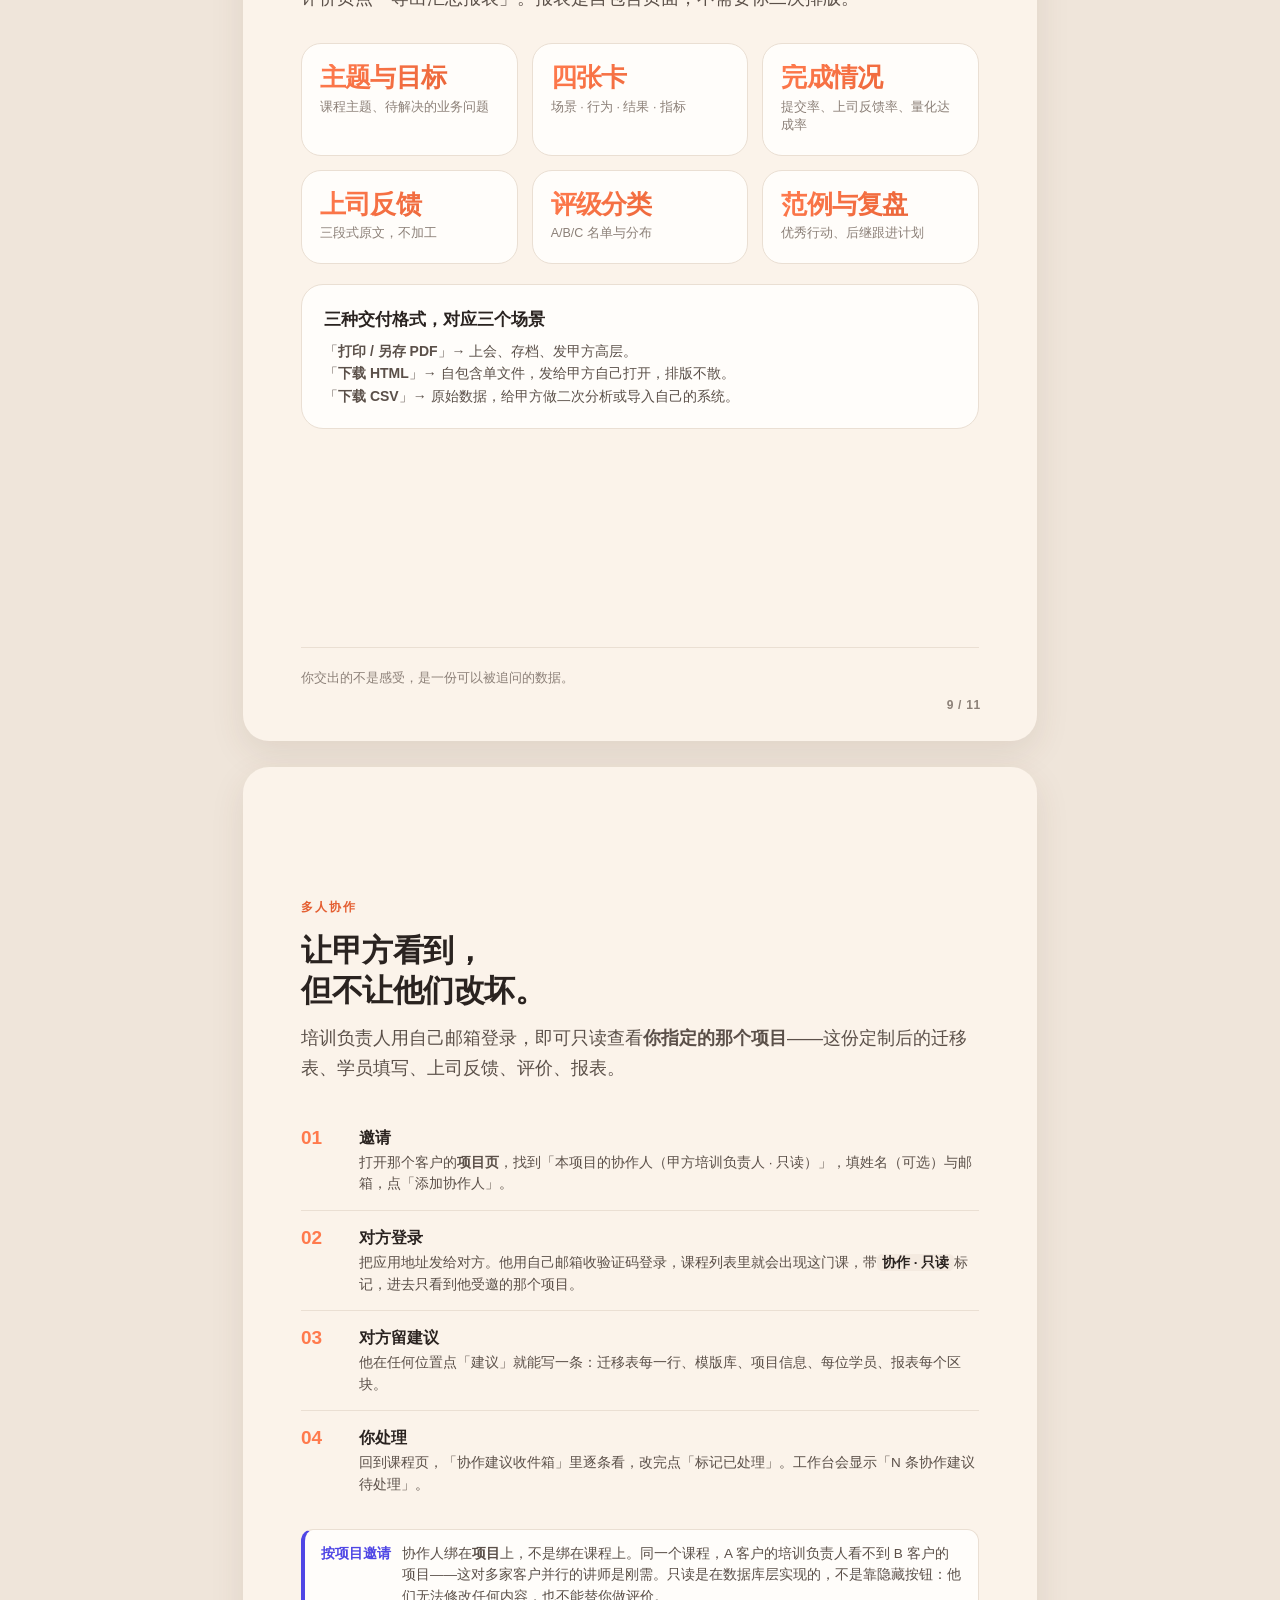
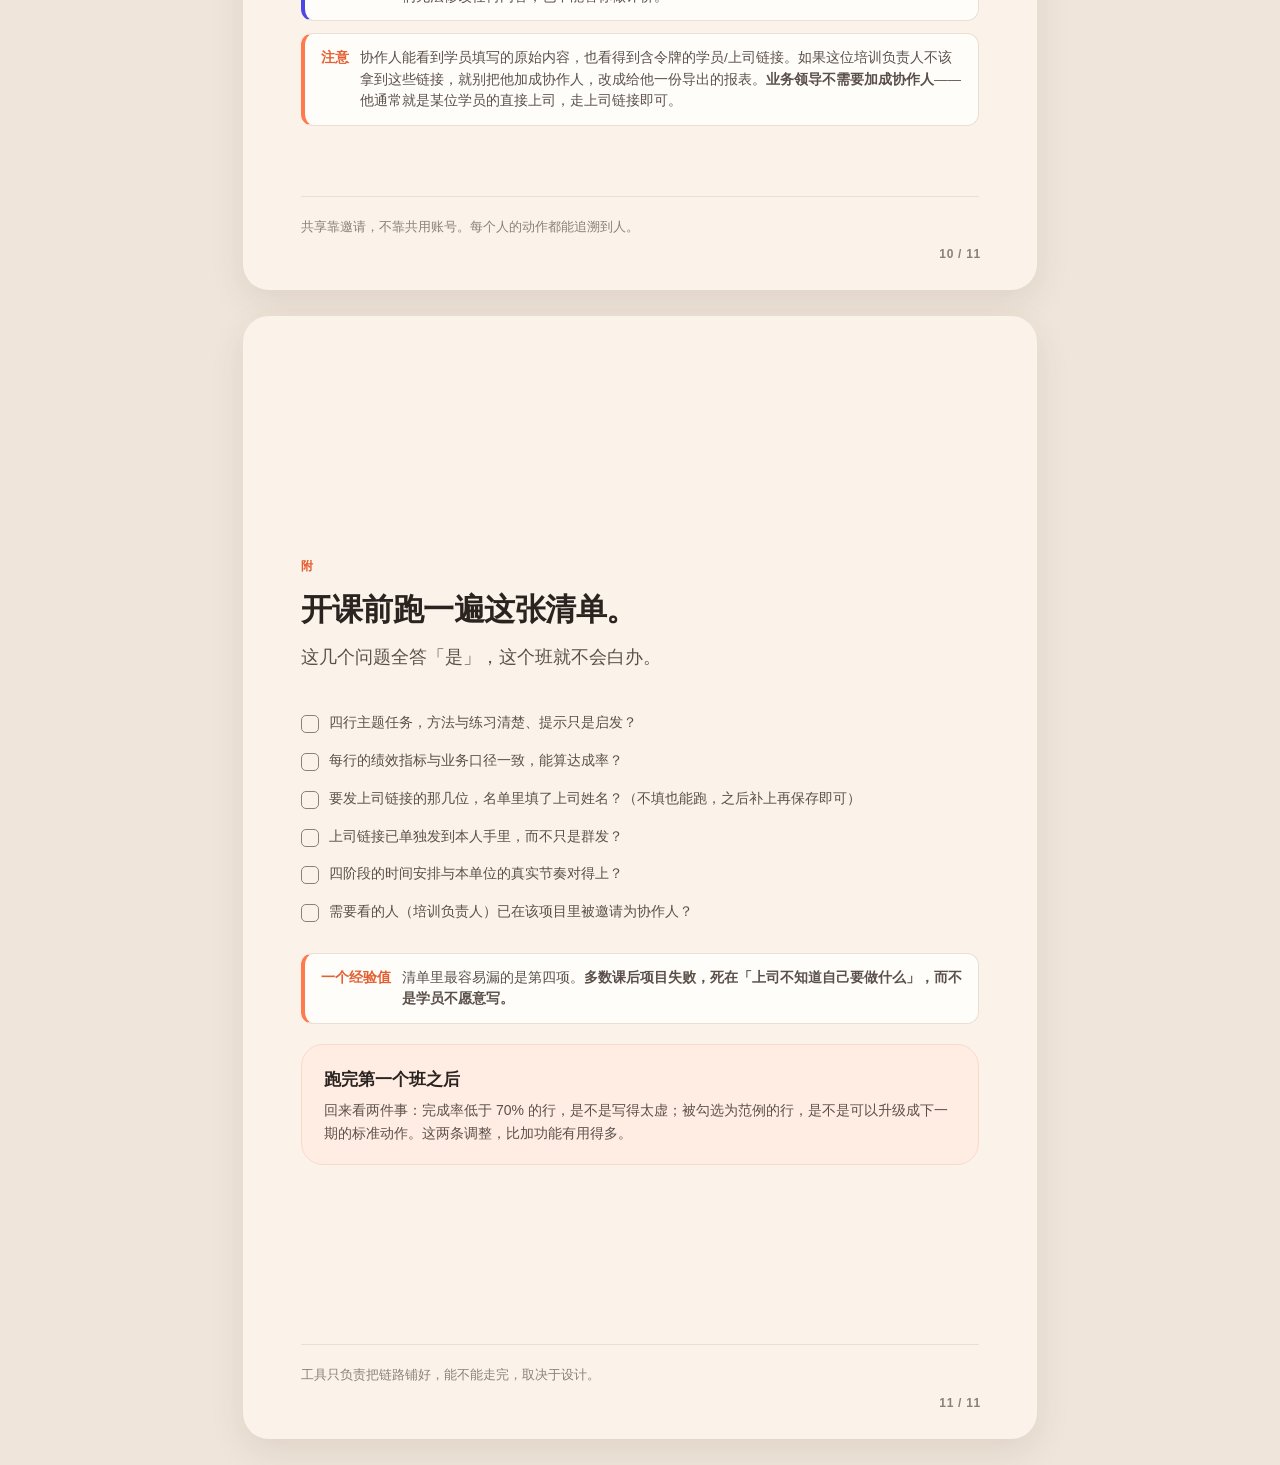
<file: deck/02-guide-creator.html>
<!DOCTYPE html>
<html lang="zh-CN">
<head>
<meta charset="UTF-8">
<title>Action Leap · 操作指南（讲师 / 培训负责人）</title>
<style>
/* ===========================================================
   Action Leap — 竖版 A4 幻灯片版式（deck.css）
   单页尺寸 794×1123px = A4 210×297mm @96dpi
   改视觉只改本文件，不要动 HTML 内联样式
   =========================================================== */

:root{
  --bg:#FBF3EA;
  --paper:#FFFDFA;
  --ink:#2A2320;
  --ink-2:#5B5049;
  --ink-3:#8C8078;
  --line:#EADFD3;
  --coral:#FF7A4D;
  --coral-deep:#E45F32;
  --coral-soft:#FFEDE4;
  --indigo:#4F46E5;
  --indigo-soft:#EEEDFD;
  --ok:#1E9E6A;
  --r:22px;
  --shadow:0 12px 34px rgba(90,60,40,.10);
  --font:-apple-system,BlinkMacSystemFont,"PingFang SC","Hiragino Sans GB","Microsoft YaHei","Noto Sans SC",sans-serif;
}

*{box-sizing:border-box;-webkit-print-color-adjust:exact;print-color-adjust:exact;}
html,body{margin:0;padding:0;}
body{
  background:#EFE5DA;
  font-family:var(--font);
  color:var(--ink);
  -webkit-font-smoothing:antialiased;
  line-height:1.55;
}

/* ---------- 页 ---------- */
.page{
  width:794px;
  min-height:1123px;
  height:1123px;
  margin:26px auto;
  background:var(--bg);
  border-radius:26px;
  box-shadow:var(--shadow);
  padding:62px 58px 54px;
  display:flex;
  flex-direction:column;
  position:relative;
  overflow:hidden;
}
.page::after{
  content:attr(data-pnum);
  position:absolute;
  right:56px;bottom:26px;
  font-size:12px;font-weight:700;color:var(--ink-3);
  letter-spacing:.06em;
}
/* 内容垂直居中：首元素与落款各吃一半余量，避免下半页大片空白 */
.page:not(.cover) > .eyebrow:first-child{margin-top:auto;}

/* ---------- 排版块 ---------- */
.eyebrow{
  font-size:12px;font-weight:800;letter-spacing:.18em;
  text-transform:uppercase;color:var(--coral-deep);
  margin:0 0 14px;
}
.eyebrow.dim{color:var(--ink-3);}
h1{
  font-size:44px;line-height:1.2;font-weight:800;
  margin:0 0 18px;letter-spacing:-.02em;
}
h1.sm{font-size:36px;}
h2{
  font-size:31px;line-height:1.28;font-weight:800;
  margin:0 0 14px;letter-spacing:-.015em;
}
h3{font-size:19px;font-weight:800;margin:0 0 6px;}
p{margin:0 0 12px;}
.lead{font-size:18px;color:var(--ink-2);line-height:1.62;margin:0 0 26px;}
.body{font-size:15.5px;color:var(--ink-2);line-height:1.68;}
.small{font-size:13.5px;color:var(--ink-3);line-height:1.6;}
.mono{font-variant-numeric:tabular-nums;}

.brandline{
  margin-top:auto;
  padding-top:20px;
  padding-right:80px;
  border-top:1px solid var(--line);
  font-size:13px;color:var(--ink-3);line-height:1.5;
}

/* ---------- 封面 ---------- */
.cover{
  background:
    radial-gradient(680px 420px at 88% -6%, rgba(255,122,77,.20), transparent 62%),
    radial-gradient(560px 400px at -12% 108%, rgba(79,70,229,.13), transparent 66%),
    var(--bg);
}
.cover .mark{
  display:flex;align-items:center;gap:10px;
  font-size:15px;font-weight:800;letter-spacing:.02em;
  margin-bottom:0;
}
.cover .mark i{
  width:12px;height:12px;border-radius:4px;background:var(--coral);
  display:inline-block;transform:rotate(10deg);
}
.cover h1{font-size:56px;line-height:1.14;margin-bottom:22px;}
.cover .sub{font-size:19px;color:var(--ink-2);max-width:600px;line-height:1.66;}
.chips{display:flex;gap:9px;flex-wrap:wrap;margin-top:34px;}
.chip{
  font-size:13.5px;font-weight:700;color:var(--indigo);
  background:var(--indigo-soft);
  padding:8px 15px;border-radius:999px;
}
.chip.warm{color:var(--coral-deep);background:var(--coral-soft);}

/* ---------- 网格 ---------- */
.grid{display:grid;gap:14px;}
.g2{grid-template-columns:1fr 1fr;}
.g3{grid-template-columns:1fr 1fr 1fr;}
.g4{grid-template-columns:repeat(4,1fr);}
.gap-lg{gap:20px;}

/* ---------- 卡 ---------- */
.card{
  background:var(--paper);
  border:1px solid var(--line);
  border-radius:var(--r);
  padding:22px 22px 20px;
}
.card.flat{background:transparent;border-style:dashed;}
.card.tint{background:var(--coral-soft);border-color:#FBD9C9;}
.card.ind{background:var(--indigo-soft);border-color:#DBD9FA;}
.card h3{font-size:17px;}
.card .body{font-size:14px;line-height:1.62;}

/* 编号断点 */
.break{display:flex;gap:16px;align-items:flex-start;}
.break .n{
  flex:0 0 auto;width:38px;height:38px;border-radius:13px;
  background:var(--ink);color:#fff;
  font-size:16px;font-weight:800;
  display:flex;align-items:center;justify-content:center;
}
.break .n.c{background:var(--coral);}
.break .n.i{background:var(--indigo);}
.break .t{font-size:16.5px;font-weight:800;margin-bottom:3px;}
.break .d{font-size:13.5px;color:var(--ink-2);line-height:1.6;}

/* ---------- 流程条 ---------- */
.flow{display:flex;align-items:stretch;gap:0;margin:6px 0 22px;}
.flow .step{
  flex:1;background:var(--paper);border:1px solid var(--line);
  border-radius:15px;padding:14px 12px;text-align:center;
}
.flow .step .k{font-size:11.5px;font-weight:800;letter-spacing:.1em;color:var(--coral-deep);}
.flow .step .v{font-size:14.5px;font-weight:800;margin-top:3px;}
.flow .step .s{font-size:12px;color:var(--ink-3);margin-top:2px;}
.flow .arw{
  flex:0 0 22px;display:flex;align-items:center;justify-content:center;
  color:var(--ink-3);font-size:15px;
}

/* ---------- 大数字 ---------- */
.stat{
  background:var(--paper);border:1px solid var(--line);
  border-radius:20px;padding:20px 18px;
}
.stat .v{
  font-size:38px;font-weight:800;letter-spacing:-.03em;line-height:1.05;
  background:linear-gradient(135deg,var(--coral),var(--coral-deep));
  -webkit-background-clip:text;background-clip:text;color:transparent;
}
.stat .v small{font-size:16px;font-weight:800;-webkit-text-fill-color:var(--coral-deep);}
.stat .l{font-size:14px;font-weight:800;margin-top:7px;}
.stat .s{font-size:12.5px;color:var(--ink-3);margin-top:2px;line-height:1.5;}

/* ---------- 表 ---------- */
table.t{width:100%;border-collapse:collapse;font-size:13.5px;}
table.t th{
  text-align:left;font-size:11.5px;font-weight:800;letter-spacing:.1em;
  text-transform:uppercase;color:var(--ink-3);
  padding:0 12px 9px;border-bottom:1.5px solid var(--line);
}
table.t td{
  padding:13px 12px;border-bottom:1px solid var(--line);
  vertical-align:top;line-height:1.55;color:var(--ink-2);
}
table.t tr:last-child td{border-bottom:none;}
table.t td.k{font-weight:800;color:var(--ink);white-space:nowrap;font-size:14px;}
table.t td b{color:var(--ink);}

/* ---------- 对照（好/差） ---------- */
.vs{display:grid;grid-template-columns:1fr 1fr;gap:14px;}
.vs .box{border-radius:18px;padding:18px 18px 16px;}
.vs .bad{background:#F6F0EA;border:1px solid var(--line);}
.vs .good{background:#EAF7F1;border:1px solid #CFEADF;}
.vs .tag{
  display:inline-block;font-size:11.5px;font-weight:800;letter-spacing:.08em;
  padding:3px 10px;border-radius:999px;margin-bottom:9px;
}
.vs .bad .tag{background:#EBE1D7;color:#8A7A6C;}
.vs .good .tag{background:#CDECDE;color:#17764F;}
.vs .q{font-size:14px;line-height:1.65;color:var(--ink);}
.vs .why{font-size:12.5px;color:var(--ink-3);margin-top:9px;line-height:1.55;}

/* ---------- 步骤 ---------- */
.steps{counter-reset:s;}
.steps .st{
  counter-increment:s;
  display:grid;grid-template-columns:44px 1fr;gap:14px;
  padding:15px 0;border-bottom:1px solid var(--line);
}
.steps .st:last-child{border-bottom:none;}
.steps .st::before{
  content:counter(s,decimal-leading-zero);
  font-size:19px;font-weight:800;color:var(--coral);
  font-variant-numeric:tabular-nums;line-height:1.3;
}
.steps .st .t{font-size:15.5px;font-weight:800;margin-bottom:2px;}
.steps .st .d{font-size:13.5px;color:var(--ink-2);line-height:1.6;}
.steps .st .d em{
  font-style:normal;font-weight:800;color:var(--ink);
  background:#F4EAE0;padding:1px 5px;border-radius:5px;
}

/* ---------- 提示条 ---------- */
.tip{
  display:flex;gap:11px;
  background:var(--paper);border:1px solid var(--line);
  border-left:4px solid var(--coral);
  border-radius:12px;padding:13px 16px;
  font-size:13.5px;color:var(--ink-2);line-height:1.6;
}
.tip .lb{font-weight:800;color:var(--coral-deep);flex:0 0 auto;}
.tip.i{border-left-color:var(--indigo);}
.tip.i .lb{color:var(--indigo);}

/* ---------- 勾选清单 ---------- */
.check{display:flex;gap:10px;font-size:14px;color:var(--ink-2);padding:8px 0;line-height:1.55;}
.check::before{
  content:"";flex:0 0 auto;width:16px;height:16px;margin-top:3px;
  border:1.8px solid var(--ink-3);border-radius:5px;
}

/* ---------- 工具条（打印隐藏） ---------- */
.toolbar{
  position:fixed;right:22px;bottom:22px;z-index:99;
  display:flex;gap:8px;align-items:center;
  background:rgba(255,253,250,.94);
  border:1px solid var(--line);border-radius:999px;
  padding:8px 10px;box-shadow:0 8px 24px rgba(90,60,40,.16);
  backdrop-filter:blur(8px);
}
.toolbar button{
  font-family:var(--font);font-size:13px;font-weight:800;
  color:var(--ink);background:transparent;border:none;
  padding:7px 13px;border-radius:999px;cursor:pointer;
}
.toolbar button:hover{background:var(--coral-soft);color:var(--coral-deep);}
.toolbar button.main{background:var(--coral);color:#fff;}
.toolbar .cnt{font-size:12px;font-weight:800;color:var(--ink-3);padding:0 6px;}

/* ---------- 打印 ---------- */
@page{size:A4 portrait;margin:0;}
@media print{
  body{background:#fff;}
  .toolbar{display:none !important;}
  .page{
    margin:0;border-radius:0;box-shadow:none;
    break-after:page;page-break-after:always;
    width:210mm;height:297mm;
  }
  .page:last-child{break-after:auto;page-break-after:auto;}
}

</style>
</head>
<body>

<!-- ============ 01 封面 + 角色 ============ -->
<section class="page cover">
  <div class="mark"><i></i> ACTION LEAP · 操作指南</div>
  <div class="eyebrow" style="margin-top:auto">创建者端</div>
  <h1 class="sm">讲师 · 培训负责人<br>管理员与协作人</h1>
  <p class="sub" style="margin-bottom:24px">本册覆盖三个阶段：<b>定义主题任务 → 派发项目 → 评价与固化</b>。约 20 分钟读完，即可独立跑完一个班。</p>

  <div class="card" style="padding:18px 20px">
    <table class="t" style="font-size:13px">
      <thead><tr><th style="width:126px">角色</th><th style="width:104px">账号</th><th>权限范围</th></tr></thead>
      <tbody>
        <tr><td class="k">管理员<br><span class="small">（讲师或培训负责人）</span></td><td>自己的邮箱</td><td><b>完全控制</b>：建课、改表、派发、评价、导出</td></tr>
        <tr><td class="k">协作人<br><span class="small">（另一位培训负责人）</span></td><td>自己的邮箱<br><span class="small">（需被邀请）</span></td><td><b>只读该项目</b> + 在任何位置留建议</td></tr>
        <tr><td class="k">学员 / 直接上司</td><td>无需账号</td><td>凭专属链接填写，只看自己那一条</td></tr>
      </tbody>
    </table>
  </div>

  <p class="sub" style="font-size:12px;margin:14px 0 0">这个应用只有一位<b>超级管理员</b>（应用主人），他可以把任意邮箱开成管理员；<b>每位管理员有独立工作空间</b>，只看到自己建的课程与项目。业务领导不单设角色——他通常就是某位学员的直接上司。</p>

  <div class="brandline">需要账号的只有管理员与协作人。学员和上司，点开链接就能参与。</div>
</section>

<!-- ============ 02 全景 ============ -->
<section class="page">
  <div class="eyebrow">全景</div>
  <h2>4 周里，谁在做什么。</h2>
  <p class="lead">课后 4 周被拆成四个阶段，每个阶段只压给一个人。你不必催，进度就在页面上。</p>

  <table class="t">
    <thead><tr><th style="width:96px">阶段</th><th style="width:104px">谁动手</th><th style="width:150px">他做什么</th><th>你要做什么</th></tr></thead>
    <tbody>
      <tr><td class="k">第 1 周<br>学员定卡</td><td>学员</td><td>定下四张自己的卡（场景 / 行为 / 指标）</td><td>发链接，回答「怎么填」的疑问</td></tr>
      <tr><td class="k">第 2 周<br>上司反馈</td><td>直接上司</td><td>读成果，写总评 / 两条建议 / 承诺</td><td>确认上司已收到链接（往往卡在这一步）</td></tr>
      <tr><td class="k">第 3 周<br>学员提交</td><td>学员</td><td>修订后正式提交</td><td>看提交率，对未交的人定向提醒</td></tr>
      <tr><td class="k">第 4 周<br>讲师评价</td><td>你</td><td>逐人评级、写评语、勾选范例</td><td>评价 + 复盘萃取 + 导出报表</td></tr>
    </tbody>
  </table>

  <div class="tip i" style="margin-top:22px">
    <span class="lb">软提示</span>
    <span>时间线只做提示，<b>不锁死流程</b>。学员提前填、上司晚两天评，都不影响系统运转——现实里的项目本来就会漂。阶段名称与周数可在项目页修改。</span>
  </div>

  <div class="card flat" style="margin-top:18px">
    <p class="body" style="margin:0"><b>重要的心智转换：</b>你不是在「推一个系统」，你是在替全班设计一条能走完的路。学员和上司看到的只有一页表单，看不到后台的任何复杂度。</p>
  </div>

  <div class="brandline">流程的价值不在于严格，而在于每一步都有人负责、都有痕迹。</div>
</section>

<!-- ============ 03 登录 ============ -->
<section class="page">
  <div class="eyebrow">第一步</div>
  <h2>登录与工作台。</h2>
  <p class="lead">不需要设密码。填邮箱，收 6 位验证码，回车即进。</p>

  <div class="steps">
    <div class="st"><div><div class="t">填写邮箱，点「获取验证码」</div><div class="d">用你常用的工作邮箱。第一次登录即自动注册，无需单独开户。</div></div></div>
    <div class="st"><div><div class="t">去邮箱取码，填进「验证码」，点「登录 / 注册」</div><div class="d">验证码几分钟内有效。收不到就检查垃圾邮件，或换一个邮箱域再试。</div></div></div>
    <div class="st"><div><div class="t">进入工作台：左边课程母版，右边客户项目</div><div class="d">第一屏是<em>课程母版</em>列表——你的可复用资产；点进去，下半页是这门课已经派发出去的<em>客户项目</em>。</div></div></div>
  </div>

  <div class="grid g2" style="margin-top:20px">
    <div class="card">
      <h3>课程 = 母版</h3>
      <p class="body" style="margin-bottom:0">一门课一张通用迁移表，<b>不绑定任何客户</b>。主题、目标、主题任务、模版库都在这层。它只建一次，长期迭代。</p>
    </div>
    <div class="card">
      <h3>项目 = 客户的一次交付</h3>
      <p class="body" style="margin-bottom:0">客户、班级、名单、链接、时间线、提交、报表都归项目。同一个母版可以开出无数个项目，服务不同客户。</p>
    </div>
  </div>

  <div class="tip i" style="margin-top:18px">
    <span class="lb">一个应用只有一个管理员</span>
    <span>全系统只认<b>一个管理员邮箱</b>。别人就算拿到应用地址、用自己邮箱成功登录，也只能看被邀请的项目（只读），建不了课程、开不了项目。需要换人时：让对方先用新邮箱登录一次，你再在首页「管理员」卡里点「移交管理权限」，全部课程与项目一起转过去。</span>
  </div>

  <div class="brandline">登录只做一件事：确认你是不是这个应用的管理员。</div>
</section>

<!-- ============ 04 迁移表 ============ -->
<section class="page">
  <div class="eyebrow">第二步</div>
  <h2>写四行能落地的主题任务。</h2>
  <p class="lead">这是整个产品的核心。一行 = 一个工具方法 + 一个主题任务 + 两句提示 + 一个指标方向。<b>工作场景、具体行为、指标名由学员自己定</b>，你不要替他写。</p>

  <table class="t" style="margin-top:6px">
    <thead><tr><th style="width:106px">列</th><th style="width:190px">写什么</th><th>判断标准</th></tr></thead>
    <tbody>
      <tr><td class="k">工具方法</td><td>课上教的哪套做法</td><td>能被命名。写「结构化复盘四步」，不写「提升能力」</td></tr>
      <tr><td class="k">主题任务</td><td>这期让学员练什么</td><td>说清练习边界，不写死具体工作场景</td></tr>
      <tr><td class="k">场景提示</td><td>给学员的一句启发</td><td>用「例如…」开头，可改、可不理，不是答案</td></tr>
      <tr><td class="k">行为提示</td><td>给学员的第二句启发</td><td>同样只是提示，不替他决定要改什么行为</td></tr>
      <tr><td class="k">指标方向</td><td>归到哪一类改善</td><td>效率 / 质量 / 成本 / 协同 / 业绩，选一个</td></tr>
    </tbody>
  </table>

  <div class="vs" style="margin-top:20px">
    <div class="box bad">
      <span class="tag">写得太虚</span>
      <div class="q">「提升跨部门协同能力」</div>
      <div class="why">学员不知道这期要练什么，上司也无从判断。</div>
    </div>
    <div class="box good">
      <span class="tag">可用</span>
      <div class="q">「找一个正在推进的跨部门项目，用一次全局视角把决策重做一遍，看它改变了哪个数字」</div>
      <div class="why">说清练什么、用什么方法，但不替学员写场景。</div>
    </div>
  </div>

  <div class="tip" style="margin-top:16px">
    <span class="lb">行数</span>
    <span>默认 4 行，学员据此定 4 张卡。<b>超过 6 行，完成率一定崩</b>——学员要自己想场景、写指标，比填两栏费神。</span>
  </div>

  <div class="brandline">学员只会认真做「自己定下来的、看得懂、做得完」的事。你的主题任务决定了他的完成率。</div>
</section>

<!-- ============ 05 起草 ============ -->
<section class="page">
  <div class="eyebrow">第二步 · 加速</div>
  <h2>不想从空白开始？<br>两种起草方式。</h2>
  <p class="lead">都在主题任务表右上角。生成的是草稿，不是成品——<b>必须逐行核对</b>，这是你的专业判断所在。</p>

  <div class="grid g2 gap-lg" style="margin-top:6px">
    <div class="card tint">
      <h3>「AI 起草」</h3>
      <p class="body">在母版页填好<b>课程名称 / 主题</b>与<b>课程目标</b>后点击。系统按这两项生成 4 行主题任务草稿，直接落到表里。</p>
      <p class="small" style="margin:0">适合：课程框架清楚，只差落笔。</p>
    </div>
    <div class="card ind">
      <h3>「上传课程文件起草」</h3>
      <p class="body">直接上传课程大纲、讲义、课后行动要求。支持 <b>.txt / .md / .docx</b>，Word 自动提取正文后交给 AI 提炼。</p>
      <p class="small" style="margin:0">适合：有现成材料，想一步到位。<br>扫描版 PDF 与图片不支持，需文字版。</p>
    </div>
  </div>

  <div class="card" style="margin-top:18px">
    <h3>核对草稿的三条硬标准</h3>
    <p class="body" style="margin-bottom:0">
      ① <b>主题任务必须是练习</b>，不是「理解」「掌握」「提升」这类状态词。<br>
      ② <b>提示必须只是启发</b>，用「例如…」，不替学员写死工作场景。<br>
      ③ <b>指标方向选得准</b>，报表才能按效率 / 质量 / 成本 / 协同 / 业绩分组呈现。
    </p>
  </div>

  <div class="tip i" style="margin-top:16px">
    <span class="lb">保存</span>
    <span>改完点「保存课程」。没保存就离开，这次的编辑不会留下——表里所有单元格都是即时可改的，但落库要按一下。</span>
  </div>

  <div class="brandline">AI 负责把空白填满，你负责把它变得专业。</div>
</section>

<!-- ============ 06 派发 ============ -->
<section class="page">
  <div class="eyebrow">第三步</div>
  <h2>派发：20 人也是一次操作。</h2>
  <p class="lead">进入课程 → 点「+ 派发新项目」。先看「本项目主题任务」——母版的副本，客户要重点看什么就在这里改提示、调方向、加行删行；再填项目名称、客户、班级、起止日期，然后处理名单。</p>

  <div class="steps" style="margin-top:4px">
    <div class="st"><div><div class="t">导入名单</div><div class="d">三种都行：粘贴「学员姓名, 上司姓名」、上传客户给的 <em>Excel</em>、或上传 CSV。Excel 只要有一列姓名就能认出来，列顺序不限。<em>上司可以不填</em>，只发学员链接即可。</div></div></div>
    <div class="st"><div><div class="t">设定时间线</div><div class="d">选择开始日期，四个阶段会按周自动排开。需要调整就在时间线区域改阶段名与周数。</div></div></div>
    <div class="st"><div><div class="t">生成链接并保存</div><div class="d">系统为每位学员生成「学员填写链接」；名单里填了上司的，再多一条「上司反馈链接」。令牌自动附带，无需你拼装。</div></div></div>
    <div class="st"><div><div class="t">分发</div><div class="d">用「复制全部链接」一次性复制，或「下载链接清单 CSV」——里面是姓名 + 链接的表格（填了上司的会多一列），直接邮件合并群发。</div></div></div>
  </div>

  <div class="tip" style="margin-top:18px">
    <span class="lb">最容易翻车的地方</span>
    <span>不是学员不填，是<b>上司没收到链接</b>。填了上司的，记得另发一条给上司，说明「这封邮件里有一条专属链接，3 分钟能写完」。</span>
  </div>

  <div class="brandline">你只需要做一次分发动作，剩下的由链接自己完成。</div>
</section>

<!-- ============ 07 过程 ============ -->
<section class="page">
  <div class="eyebrow">第四步</div>
  <h2>过程中，你只需要看。</h2>
  <p class="lead">没有催办、没有后台任务。打开评价页，谁交了、谁没交、谁的上司已反馈，一屏看完。</p>

  <div class="grid g2 gap-lg" style="margin-top:4px">
    <div class="card">
      <h3>学员端在做什么</h3>
      <p class="body" style="margin-bottom:0">点开链接 → 看到本班的 4 阶段进度与自己该做的事 → 逐行补「结果影响 + 实际值」 → 可先「保存草稿」，改完再「提交迁移」。<br><br>困难与后续用法是选填，不填不影响提交。</p>
    </div>
    <div class="card">
      <h3>上司端在做什么</h3>
      <p class="body" style="margin-bottom:0">点开自己的链接 → 只读浏览该学员的成果 → 写三段：整体评语、至少两条建议、一个跟进承诺 →「提交反馈」。<br><br>他看不到别人的内容，也不需要账号。</p>
    </div>
  </div>

  <div class="card flat" style="margin-top:18px">
    <h3>三种状态，直接告诉你该找谁</h3>
    <p class="body" style="margin-bottom:0">
      <b>未提交</b> → 找学员，问是不是看不懂某一行的要求。<br>
      <b>已提交 / 待上司反馈</b> → 找上司，把链接再发一次（八成是漏看了邮件）。<br>
      <b>上司已反馈</b> → 不用管，等评价阶段统一处理。
    </p>
  </div>

  <div class="tip i" style="margin-top:16px">
    <span class="lb">别做的事</span>
    <span>不要在群里催所有人。定向找那 3 个人，比群发 30 条有效得多——数据已经告诉你是谁。</span>
  </div>

  <div class="brandline">管理者的时间应该花在异常上，而不是平均撒在所有环节。</div>
</section>

<!-- ============ 08 评价固化 ============ -->
<section class="page">
  <div class="eyebrow">第五步</div>
  <h2>评价与固化：<br>这一步决定课程会不会变强。</h2>

  <div class="steps" style="margin-top:2px">
    <div class="st"><div><div class="t">逐人评价</div><div class="d">打开项目 →「评价固化」。每位学员一张卡：迁移成果 + 上司反馈。给评级（<em>A 优秀范例 / B 达标 / C 待提升</em>）、写评语，点「保存评价」。</div></div></div>
    <div class="st"><div><div class="t">勾选范例并固化</div><div class="d">在学员的成果里勾选值得留下的一条，点「★ 选范例并固化到模版库」。它会进入课程的<em>课程模版库</em>，带上学号与日期；同一条重复固化只更新内容，不会堆出一串重复卡。</div></div></div>
    <div class="st"><div><div class="t">模版库可以改、可以删</div><div class="d">课程页「课程模版库」里每张范例卡都带<em>修改</em>与<em>删除</em>：把学员的原话改成可复用的标准表述，删掉质量不够的那条。删掉只影响这份资产，学员的原始提交依然在项目里。</div></div></div>
    <div class="st"><div><div class="t">复盘与萃取</div><div class="d">在「项目复盘与知识萃取」里写复盘小结：这期做对了什么、卡在哪、下期怎么改。每条范例补上<em>后继跟进时间点</em>与责任人。</div></div></div>
    <div class="st"><div><div class="t">收尾</div><div class="d">四阶段结束后点「收尾项目」。项目归档，报表与复盘长期可查。</div></div></div>
  </div>

  <div class="tip" style="margin-top:18px">
    <span class="lb">这块是共用区</span>
    <span>「项目复盘与知识萃取」由讲师与甲方培训负责人共用——复盘小结与后继跟进，是甲方向上级汇报「培训带来了什么」的直接素材。</span>
  </div>

  <div class="brandline">不固化的成果，下期就消失了。勾一下，组织就多一条经验。</div>
</section>

<!-- ============ 09 报表 ============ -->
<section class="page">
  <div class="eyebrow">第六步</div>
  <h2>交出那份能上会的材料。</h2>
  <p class="lead">评价页点「导出汇总报表」。报表是自包含页面，不需要你二次排版。</p>

  <div class="grid g3" style="margin-top:4px">
    <div class="stat"><div class="v" style="font-size:26px">主题与目标</div><div class="s" style="margin-top:6px">课程主题、待解决的业务问题</div></div>
    <div class="stat"><div class="v" style="font-size:26px">四张卡</div><div class="s" style="margin-top:6px">场景 · 行为 · 结果 · 指标</div></div>
    <div class="stat"><div class="v" style="font-size:26px">完成情况</div><div class="s" style="margin-top:6px">提交率、上司反馈率、量化达成率</div></div>
    <div class="stat"><div class="v" style="font-size:26px">上司反馈</div><div class="s" style="margin-top:6px">三段式原文，不加工</div></div>
    <div class="stat"><div class="v" style="font-size:26px">评级分类</div><div class="s" style="margin-top:6px">A/B/C 名单与分布</div></div>
    <div class="stat"><div class="v" style="font-size:26px">范例与复盘</div><div class="s" style="margin-top:6px">优秀行动、后继跟进计划</div></div>
  </div>

  <div class="card" style="margin-top:20px">
    <h3>三种交付格式，对应三个场景</h3>
    <p class="body" style="margin-bottom:0">
      「<b>打印 / 另存 PDF</b>」→ 上会、存档、发甲方高层。<br>
      「<b>下载 HTML</b>」→ 自包含单文件，发给甲方自己打开，排版不散。<br>
      「<b>下载 CSV</b>」→ 原始数据，给甲方做二次分析或导入自己的系统。
    </p>
  </div>

  <div class="brandline">你交出的不是感受，是一份可以被追问的数据。</div>
</section>

<!-- ============ 10 协作人 ============ -->
<section class="page">
  <div class="eyebrow">多人协作</div>
  <h2>让甲方看到，<br>但不让他们改坏。</h2>
  <p class="lead">培训负责人用自己邮箱登录，即可只读查看<b>你指定的那个项目</b>——这份定制后的迁移表、学员填写、上司反馈、评价、报表。</p>

  <div class="steps" style="margin-top:2px">
    <div class="st"><div><div class="t">邀请</div><div class="d">打开那个客户的<b>项目页</b>，找到「本项目的协作人（甲方培训负责人 · 只读）」，填姓名（可选）与邮箱，点「添加协作人」。</div></div></div>
    <div class="st"><div><div class="t">对方登录</div><div class="d">把应用地址发给对方。他用自己邮箱收验证码登录，课程列表里就会出现这门课，带<em>协作 · 只读</em>标记，进去只看到他受邀的那个项目。</div></div></div>
    <div class="st"><div><div class="t">对方留建议</div><div class="d">他在任何位置点「建议」就能写一条：迁移表每一行、模版库、项目信息、每位学员、报表每个区块。</div></div></div>
    <div class="st"><div><div class="t">你处理</div><div class="d">回到课程页，「协作建议收件箱」里逐条看，改完点「标记已处理」。工作台会显示「N 条协作建议待处理」。</div></div></div>
  </div>

  <div class="tip i" style="margin-top:18px">
    <span class="lb">按项目邀请</span>
    <span>协作人绑在<b>项目</b>上，不是绑在课程上。同一个课程，A 客户的培训负责人看不到 B 客户的项目——这对多家客户并行的讲师是刚需。只读是在数据库层实现的，不是靠隐藏按钮：他们无法修改任何内容，也不能替你做评价。</span>
  </div>

  <div class="tip" style="margin-top:12px">
    <span class="lb">注意</span>
    <span>协作人能看到学员填写的原始内容，也看得到含令牌的学员/上司链接。如果这位培训负责人不该拿到这些链接，就别把他加成协作人，改成给他一份导出的报表。<b>业务领导不需要加成协作人</b>——他通常就是某位学员的直接上司，走上司链接即可。</span>
  </div>

  <div class="brandline">共享靠邀请，不靠共用账号。每个人的动作都能追溯到人。</div>
</section>

<!-- ============ 11 清单 ============ -->
<section class="page">
  <div class="eyebrow">附</div>
  <h2>开课前跑一遍这张清单。</h2>
  <p class="lead">这几个问题全答「是」，这个班就不会白办。</p>

  <div style="margin-top:6px">
    <div class="check">四行主题任务，方法与练习清楚、提示只是启发？</div>
    <div class="check">每行的绩效指标与业务口径一致，能算达成率？</div>
    <div class="check">要发上司链接的那几位，名单里填了上司姓名？（不填也能跑，之后补上再保存即可）</div>
    <div class="check">上司链接已单独发到本人手里，而不只是群发？</div>
    <div class="check">四阶段的时间安排与本单位的真实节奏对得上？</div>
    <div class="check">需要看的人（培训负责人）已在该项目里被邀请为协作人？</div>
  </div>

  <div class="tip" style="margin-top:22px">
    <span class="lb">一个经验值</span>
    <span>清单里最容易漏的是第四项。<b>多数课后项目失败，死在「上司不知道自己要做什么」，而不是学员不愿意写。</b></span>
  </div>

  <div class="card tint" style="margin-top:20px">
    <h3>跑完第一个班之后</h3>
    <p class="body" style="margin-bottom:0">回来看两件事：完成率低于 70% 的行，是不是写得太虚；被勾选为范例的行，是不是可以升级成下一期的标准动作。这两条调整，比加功能有用得多。</p>
  </div>

  <div class="brandline">工具只负责把链路铺好，能不能走完，取决于设计。</div>
</section>

<script>
/* Action Leap deck 翻页与打印 —— 极简，无依赖 */
(function () {
  var pages = [].slice.call(document.querySelectorAll('.page'));
  pages.forEach(function (p, i) {
    p.setAttribute('data-pnum', (i + 1) + ' / ' + pages.length);
  });

  var bar = document.createElement('div');
  bar.className = 'toolbar';
  bar.innerHTML =
    '<button data-act="prev">←</button>' +
    '<span class="cnt" id="dcnt">1 / ' + pages.length + '</span>' +
    '<button data-act="next">→</button>' +
    '<button class="main" data-act="print">打印 / 存 PDF</button>';
  document.body.appendChild(bar);

  var cur = 0;
  function go(i) {
    cur = Math.max(0, Math.min(pages.length - 1, i));
    pages[cur].scrollIntoView({ behavior: 'smooth', block: 'start' });
    document.getElementById('dcnt').textContent = (cur + 1) + ' / ' + pages.length;
  }

  bar.addEventListener('click', function (e) {
    var b = e.target.closest('button');
    if (!b) return;
    var a = b.getAttribute('data-act');
    if (a === 'prev') go(cur - 1);
    else if (a === 'next') go(cur + 1);
    else if (a === 'print') window.print();
  });

  document.addEventListener('keydown', function (e) {
    if (e.key === 'ArrowRight' || e.key === 'PageDown') { e.preventDefault(); go(cur + 1); }
    if (e.key === 'ArrowLeft' || e.key === 'PageUp') { e.preventDefault(); go(cur - 1); }
    if (e.key === 'p' && (e.metaKey || e.ctrlKey)) { /* 交给浏览器 */ }
  });

  // 滚动时同步页码
  var io = new IntersectionObserver(function (entries) {
    entries.forEach(function (en) {
      if (en.isIntersecting) {
        cur = pages.indexOf(en.target);
        var el = document.getElementById('dcnt');
        if (el) el.textContent = (cur + 1) + ' / ' + pages.length;
      }
    });
  }, { threshold: 0.55 });
  pages.forEach(function (p) { io.observe(p); });
})();

</script>
</body>
</html>
</file>
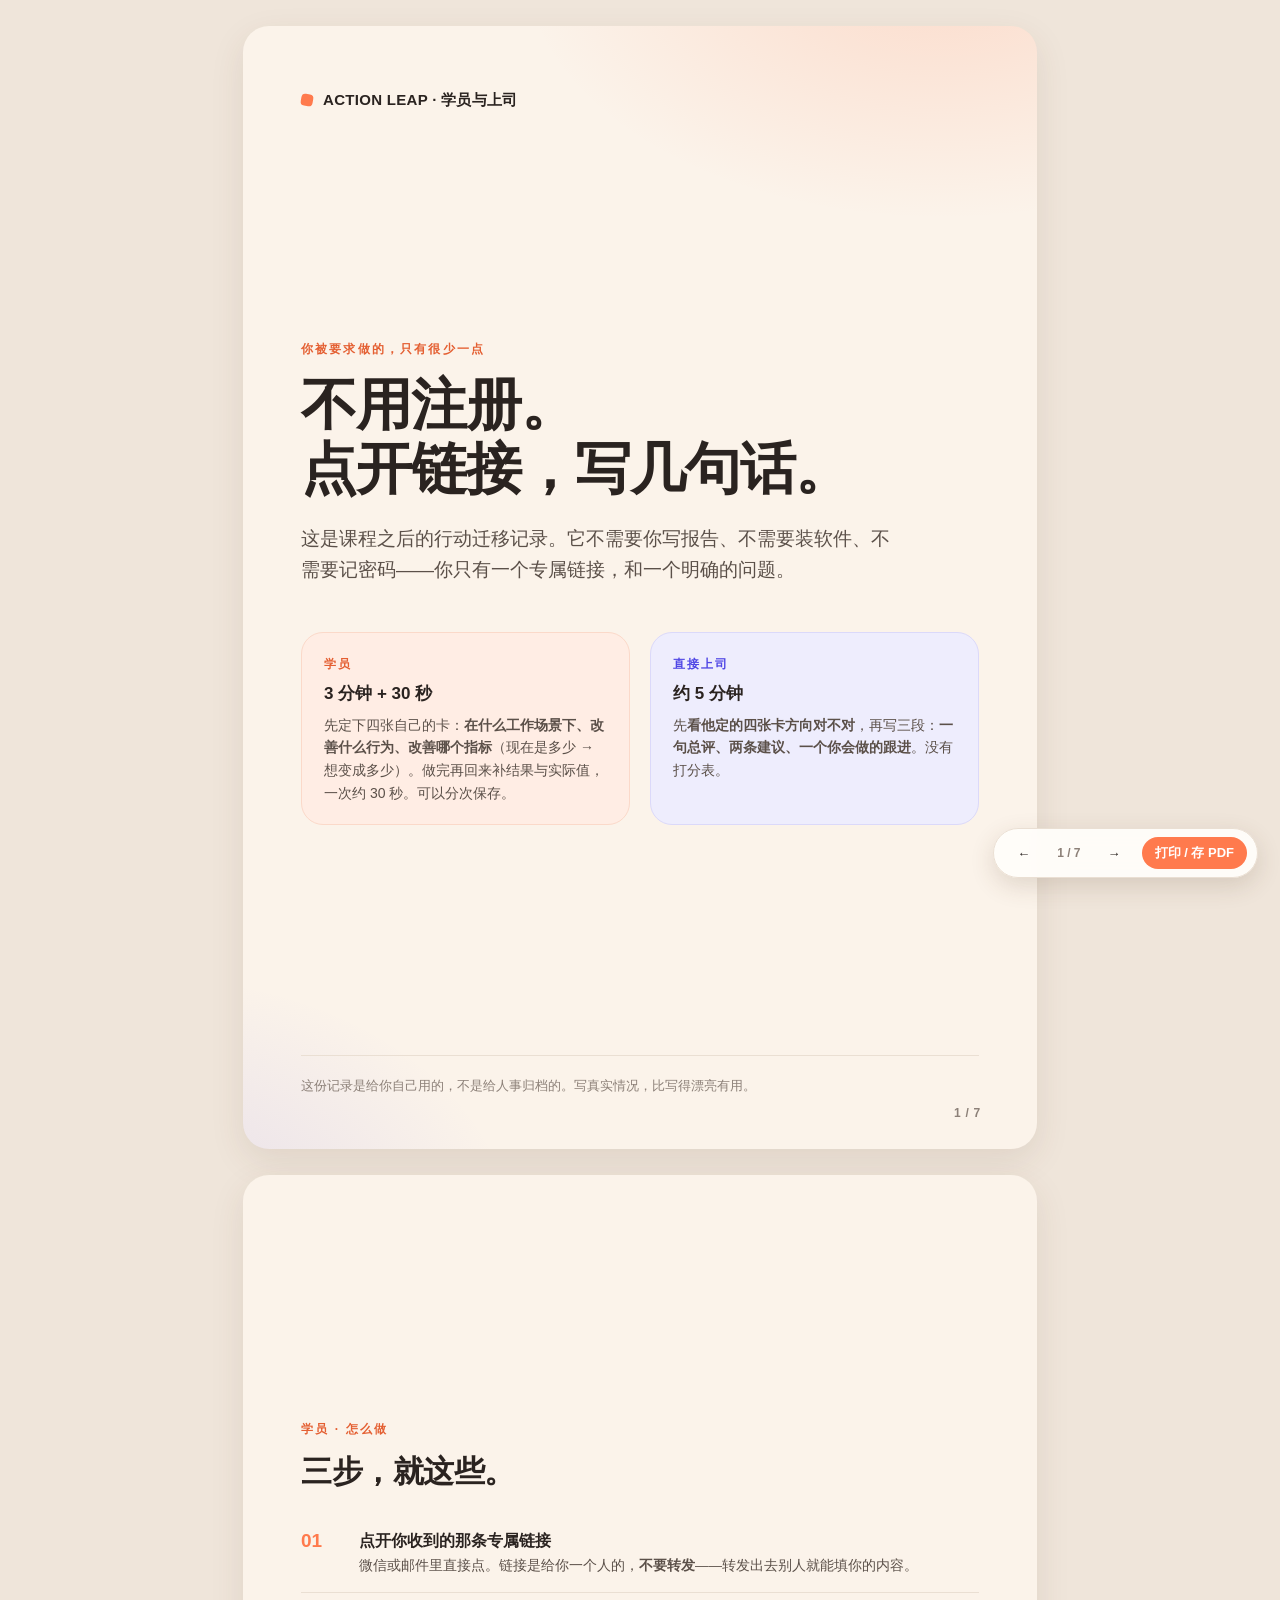
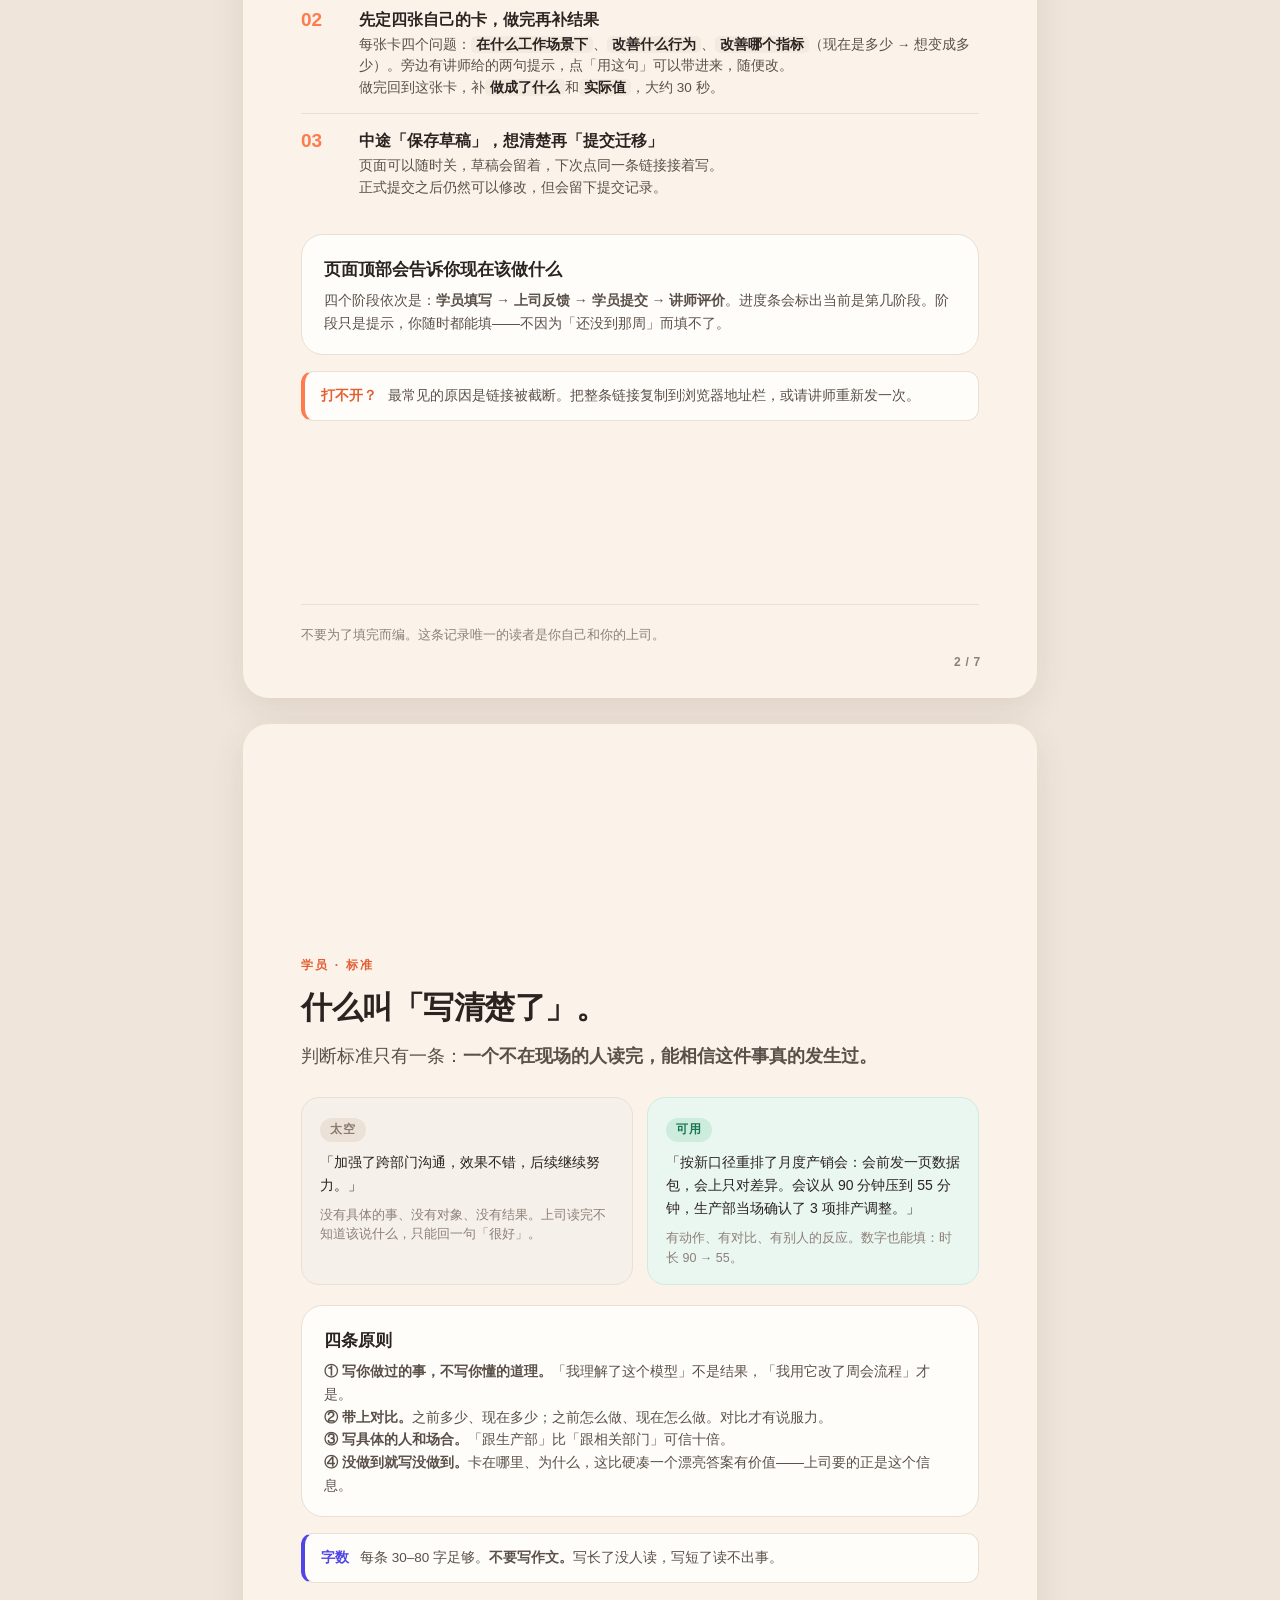
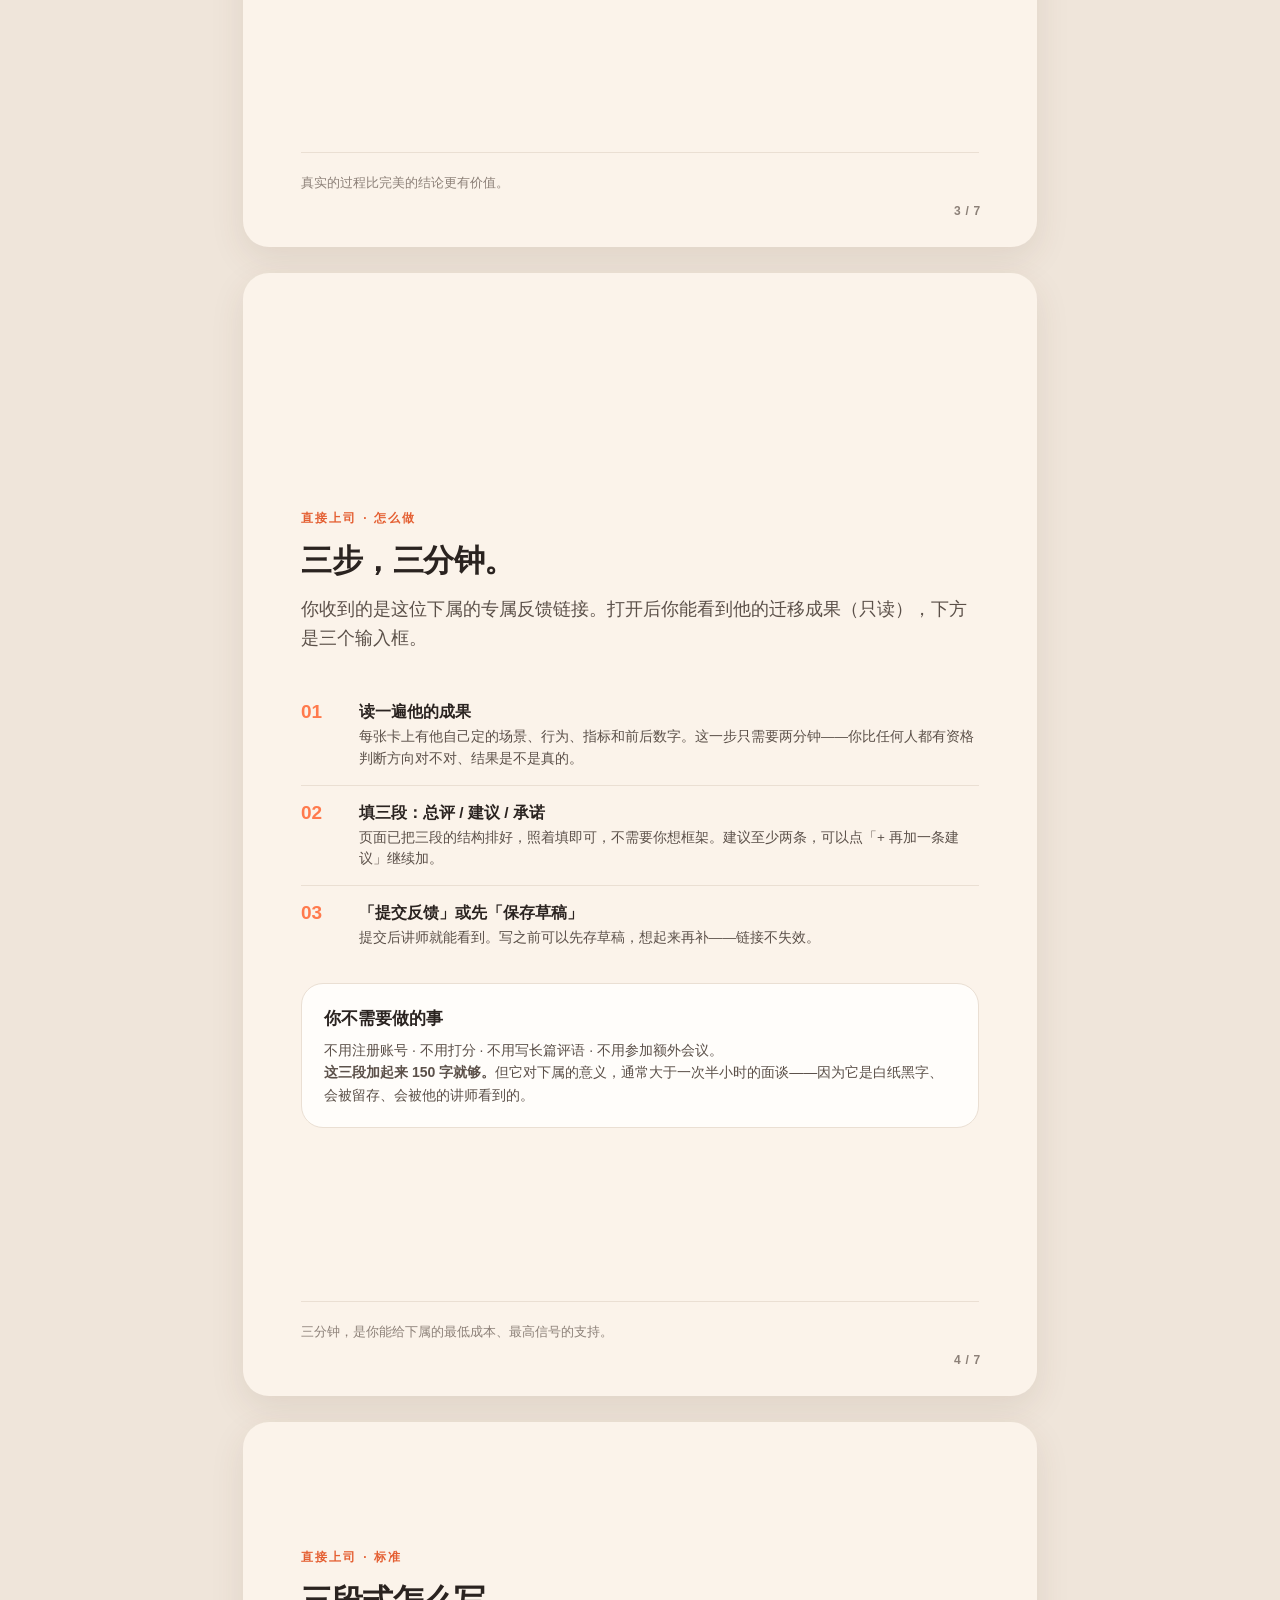
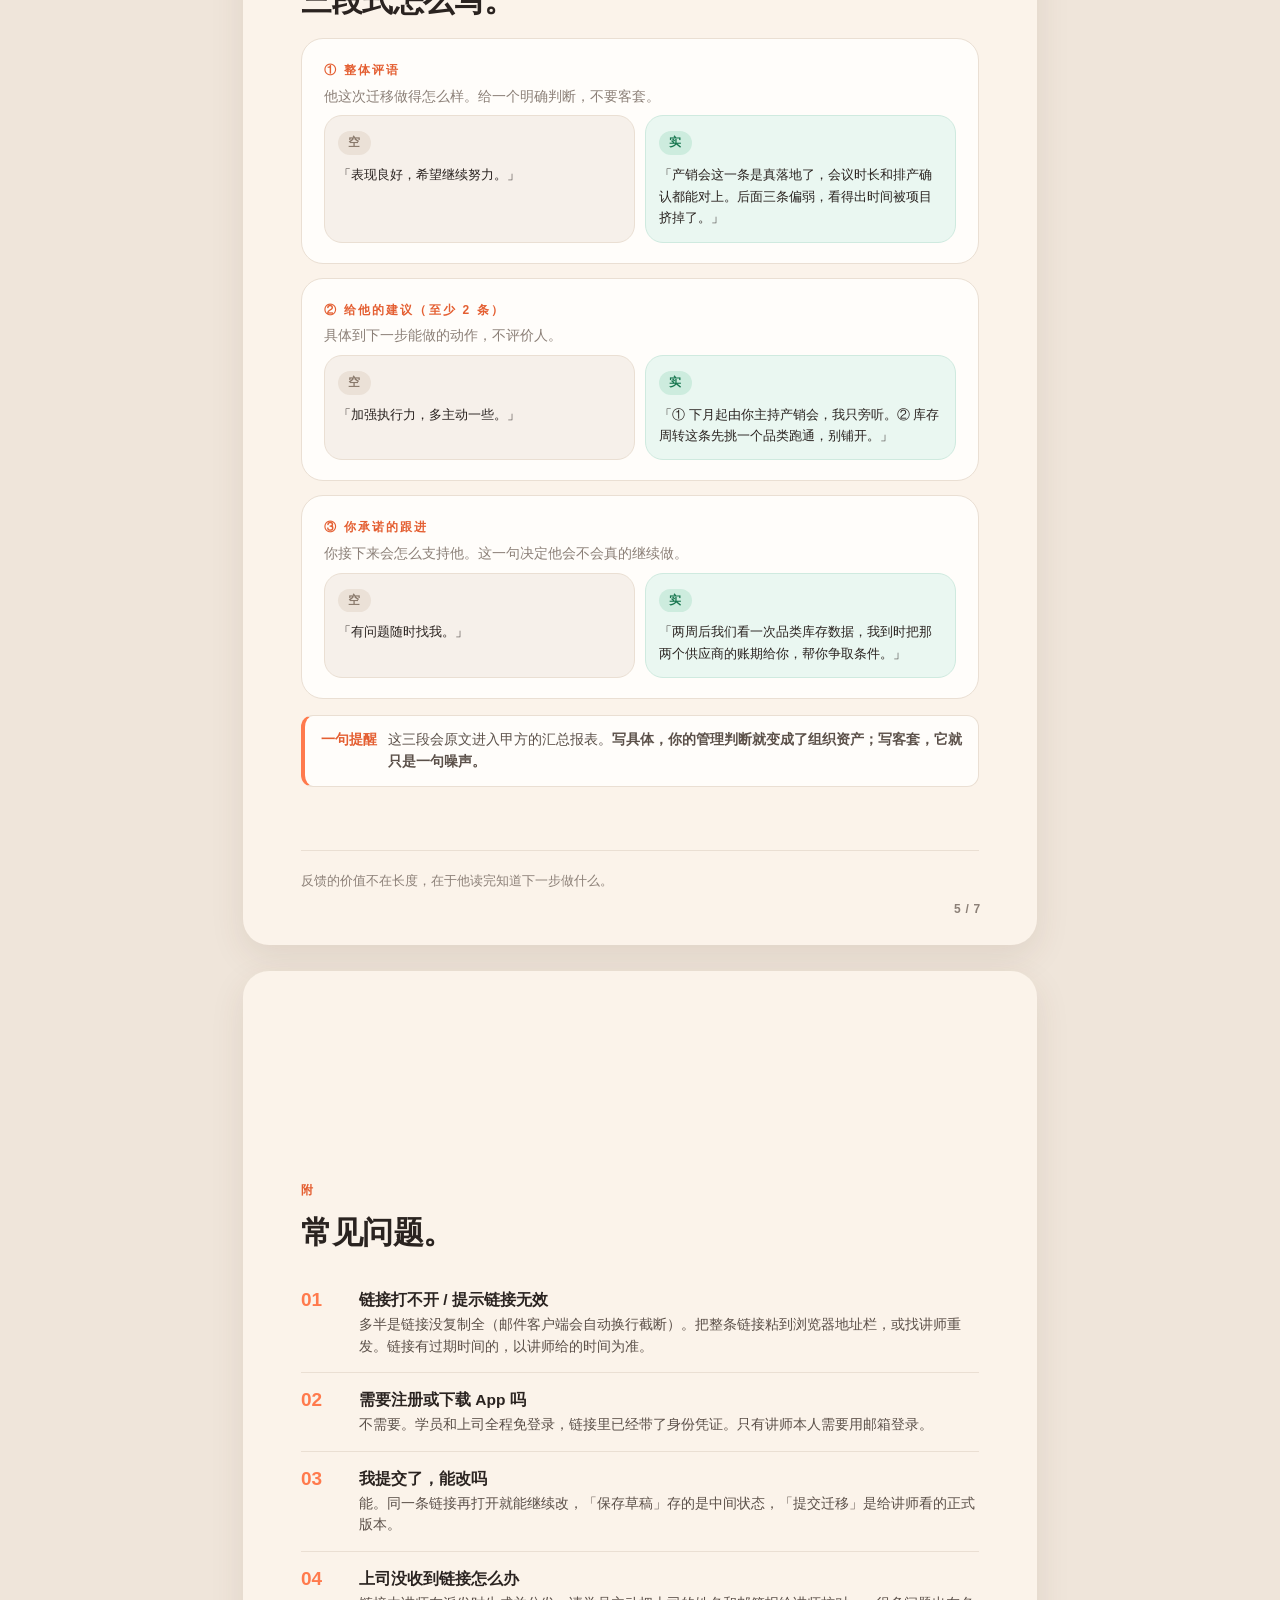
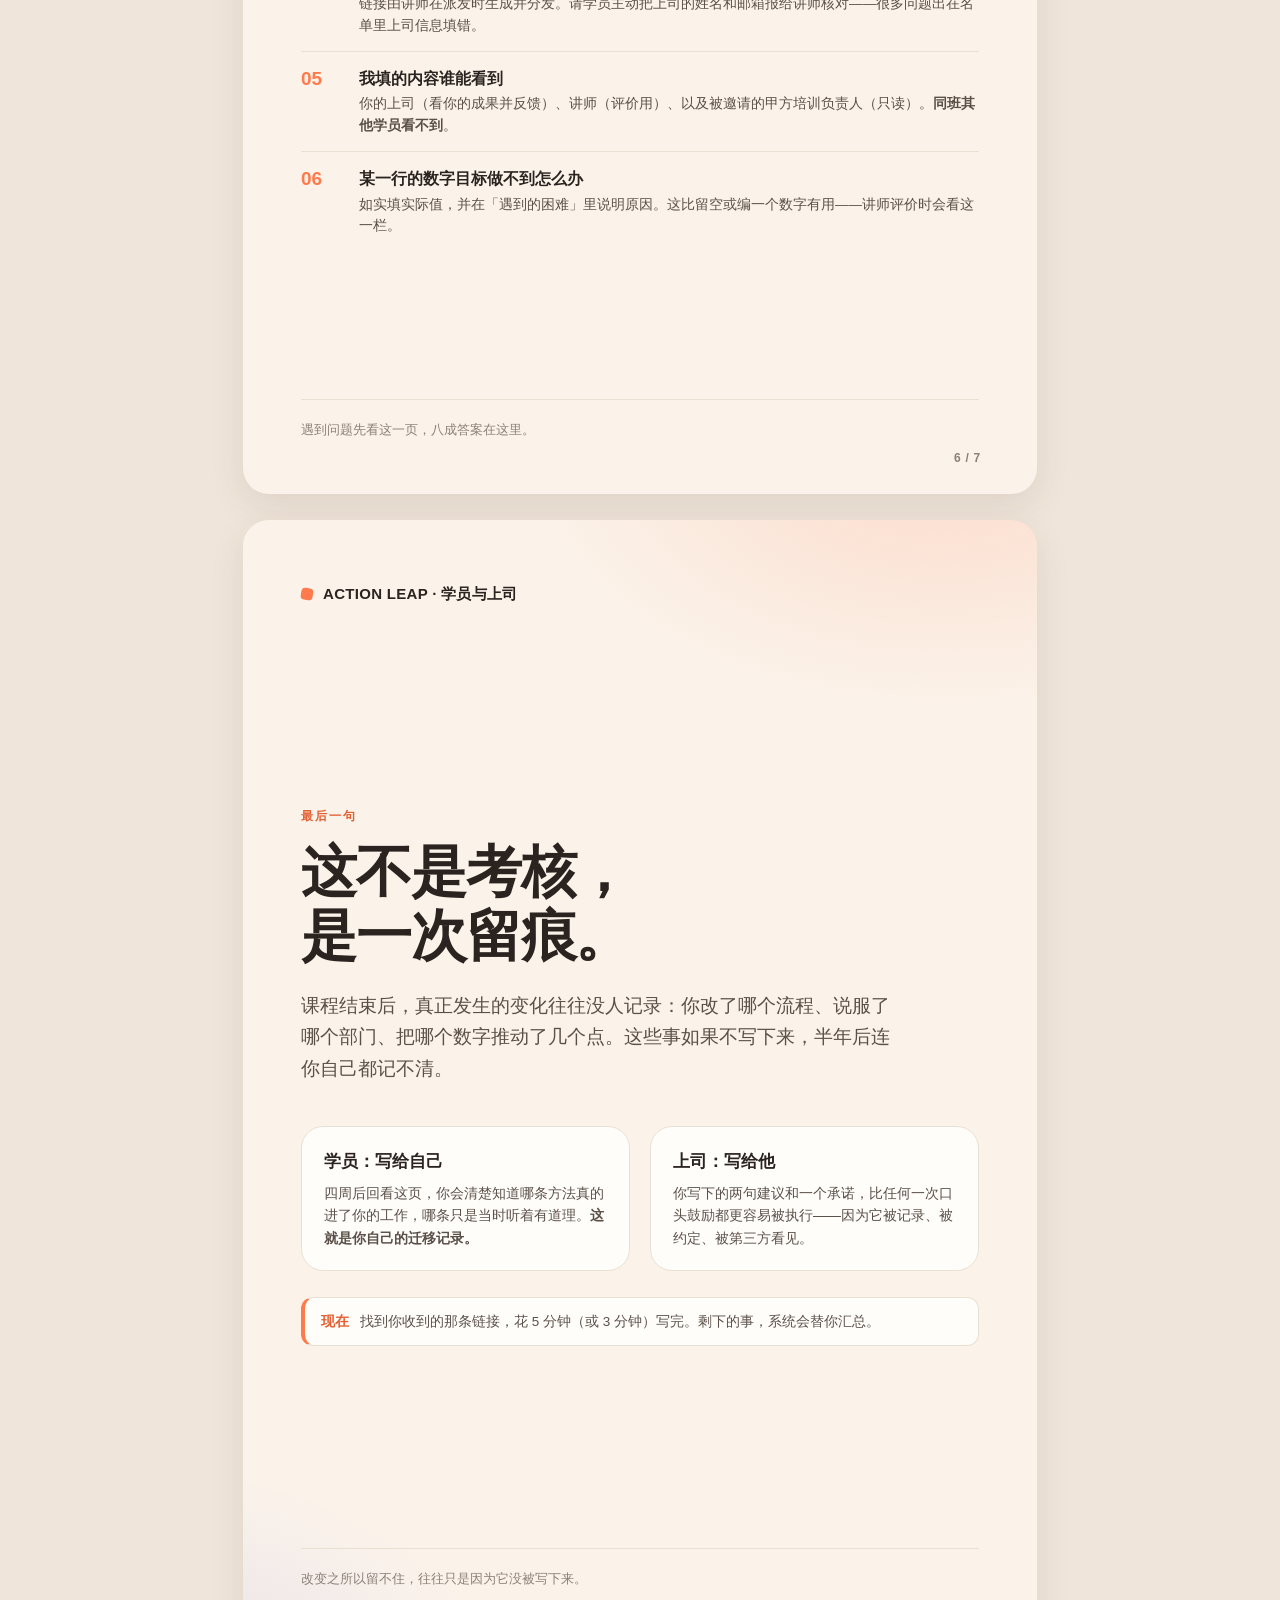
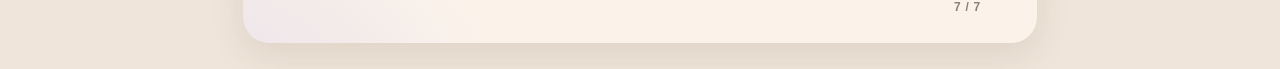
<file: deck/03-guide-learner.html>
<!DOCTYPE html>
<html lang="zh-CN">
<head>
<meta charset="UTF-8">
<title>Action Leap · 操作指南（学员 / 直接上司）</title>
<style>
/* ===========================================================
   Action Leap — 竖版 A4 幻灯片版式（deck.css）
   单页尺寸 794×1123px = A4 210×297mm @96dpi
   改视觉只改本文件，不要动 HTML 内联样式
   =========================================================== */

:root{
  --bg:#FBF3EA;
  --paper:#FFFDFA;
  --ink:#2A2320;
  --ink-2:#5B5049;
  --ink-3:#8C8078;
  --line:#EADFD3;
  --coral:#FF7A4D;
  --coral-deep:#E45F32;
  --coral-soft:#FFEDE4;
  --indigo:#4F46E5;
  --indigo-soft:#EEEDFD;
  --ok:#1E9E6A;
  --r:22px;
  --shadow:0 12px 34px rgba(90,60,40,.10);
  --font:-apple-system,BlinkMacSystemFont,"PingFang SC","Hiragino Sans GB","Microsoft YaHei","Noto Sans SC",sans-serif;
}

*{box-sizing:border-box;-webkit-print-color-adjust:exact;print-color-adjust:exact;}
html,body{margin:0;padding:0;}
body{
  background:#EFE5DA;
  font-family:var(--font);
  color:var(--ink);
  -webkit-font-smoothing:antialiased;
  line-height:1.55;
}

/* ---------- 页 ---------- */
.page{
  width:794px;
  min-height:1123px;
  height:1123px;
  margin:26px auto;
  background:var(--bg);
  border-radius:26px;
  box-shadow:var(--shadow);
  padding:62px 58px 54px;
  display:flex;
  flex-direction:column;
  position:relative;
  overflow:hidden;
}
.page::after{
  content:attr(data-pnum);
  position:absolute;
  right:56px;bottom:26px;
  font-size:12px;font-weight:700;color:var(--ink-3);
  letter-spacing:.06em;
}
/* 内容垂直居中：首元素与落款各吃一半余量，避免下半页大片空白 */
.page:not(.cover) > .eyebrow:first-child{margin-top:auto;}

/* ---------- 排版块 ---------- */
.eyebrow{
  font-size:12px;font-weight:800;letter-spacing:.18em;
  text-transform:uppercase;color:var(--coral-deep);
  margin:0 0 14px;
}
.eyebrow.dim{color:var(--ink-3);}
h1{
  font-size:44px;line-height:1.2;font-weight:800;
  margin:0 0 18px;letter-spacing:-.02em;
}
h1.sm{font-size:36px;}
h2{
  font-size:31px;line-height:1.28;font-weight:800;
  margin:0 0 14px;letter-spacing:-.015em;
}
h3{font-size:19px;font-weight:800;margin:0 0 6px;}
p{margin:0 0 12px;}
.lead{font-size:18px;color:var(--ink-2);line-height:1.62;margin:0 0 26px;}
.body{font-size:15.5px;color:var(--ink-2);line-height:1.68;}
.small{font-size:13.5px;color:var(--ink-3);line-height:1.6;}
.mono{font-variant-numeric:tabular-nums;}

.brandline{
  margin-top:auto;
  padding-top:20px;
  padding-right:80px;
  border-top:1px solid var(--line);
  font-size:13px;color:var(--ink-3);line-height:1.5;
}

/* ---------- 封面 ---------- */
.cover{
  background:
    radial-gradient(680px 420px at 88% -6%, rgba(255,122,77,.20), transparent 62%),
    radial-gradient(560px 400px at -12% 108%, rgba(79,70,229,.13), transparent 66%),
    var(--bg);
}
.cover .mark{
  display:flex;align-items:center;gap:10px;
  font-size:15px;font-weight:800;letter-spacing:.02em;
  margin-bottom:0;
}
.cover .mark i{
  width:12px;height:12px;border-radius:4px;background:var(--coral);
  display:inline-block;transform:rotate(10deg);
}
.cover h1{font-size:56px;line-height:1.14;margin-bottom:22px;}
.cover .sub{font-size:19px;color:var(--ink-2);max-width:600px;line-height:1.66;}
.chips{display:flex;gap:9px;flex-wrap:wrap;margin-top:34px;}
.chip{
  font-size:13.5px;font-weight:700;color:var(--indigo);
  background:var(--indigo-soft);
  padding:8px 15px;border-radius:999px;
}
.chip.warm{color:var(--coral-deep);background:var(--coral-soft);}

/* ---------- 网格 ---------- */
.grid{display:grid;gap:14px;}
.g2{grid-template-columns:1fr 1fr;}
.g3{grid-template-columns:1fr 1fr 1fr;}
.g4{grid-template-columns:repeat(4,1fr);}
.gap-lg{gap:20px;}

/* ---------- 卡 ---------- */
.card{
  background:var(--paper);
  border:1px solid var(--line);
  border-radius:var(--r);
  padding:22px 22px 20px;
}
.card.flat{background:transparent;border-style:dashed;}
.card.tint{background:var(--coral-soft);border-color:#FBD9C9;}
.card.ind{background:var(--indigo-soft);border-color:#DBD9FA;}
.card h3{font-size:17px;}
.card .body{font-size:14px;line-height:1.62;}

/* 编号断点 */
.break{display:flex;gap:16px;align-items:flex-start;}
.break .n{
  flex:0 0 auto;width:38px;height:38px;border-radius:13px;
  background:var(--ink);color:#fff;
  font-size:16px;font-weight:800;
  display:flex;align-items:center;justify-content:center;
}
.break .n.c{background:var(--coral);}
.break .n.i{background:var(--indigo);}
.break .t{font-size:16.5px;font-weight:800;margin-bottom:3px;}
.break .d{font-size:13.5px;color:var(--ink-2);line-height:1.6;}

/* ---------- 流程条 ---------- */
.flow{display:flex;align-items:stretch;gap:0;margin:6px 0 22px;}
.flow .step{
  flex:1;background:var(--paper);border:1px solid var(--line);
  border-radius:15px;padding:14px 12px;text-align:center;
}
.flow .step .k{font-size:11.5px;font-weight:800;letter-spacing:.1em;color:var(--coral-deep);}
.flow .step .v{font-size:14.5px;font-weight:800;margin-top:3px;}
.flow .step .s{font-size:12px;color:var(--ink-3);margin-top:2px;}
.flow .arw{
  flex:0 0 22px;display:flex;align-items:center;justify-content:center;
  color:var(--ink-3);font-size:15px;
}

/* ---------- 大数字 ---------- */
.stat{
  background:var(--paper);border:1px solid var(--line);
  border-radius:20px;padding:20px 18px;
}
.stat .v{
  font-size:38px;font-weight:800;letter-spacing:-.03em;line-height:1.05;
  background:linear-gradient(135deg,var(--coral),var(--coral-deep));
  -webkit-background-clip:text;background-clip:text;color:transparent;
}
.stat .v small{font-size:16px;font-weight:800;-webkit-text-fill-color:var(--coral-deep);}
.stat .l{font-size:14px;font-weight:800;margin-top:7px;}
.stat .s{font-size:12.5px;color:var(--ink-3);margin-top:2px;line-height:1.5;}

/* ---------- 表 ---------- */
table.t{width:100%;border-collapse:collapse;font-size:13.5px;}
table.t th{
  text-align:left;font-size:11.5px;font-weight:800;letter-spacing:.1em;
  text-transform:uppercase;color:var(--ink-3);
  padding:0 12px 9px;border-bottom:1.5px solid var(--line);
}
table.t td{
  padding:13px 12px;border-bottom:1px solid var(--line);
  vertical-align:top;line-height:1.55;color:var(--ink-2);
}
table.t tr:last-child td{border-bottom:none;}
table.t td.k{font-weight:800;color:var(--ink);white-space:nowrap;font-size:14px;}
table.t td b{color:var(--ink);}

/* ---------- 对照（好/差） ---------- */
.vs{display:grid;grid-template-columns:1fr 1fr;gap:14px;}
.vs .box{border-radius:18px;padding:18px 18px 16px;}
.vs .bad{background:#F6F0EA;border:1px solid var(--line);}
.vs .good{background:#EAF7F1;border:1px solid #CFEADF;}
.vs .tag{
  display:inline-block;font-size:11.5px;font-weight:800;letter-spacing:.08em;
  padding:3px 10px;border-radius:999px;margin-bottom:9px;
}
.vs .bad .tag{background:#EBE1D7;color:#8A7A6C;}
.vs .good .tag{background:#CDECDE;color:#17764F;}
.vs .q{font-size:14px;line-height:1.65;color:var(--ink);}
.vs .why{font-size:12.5px;color:var(--ink-3);margin-top:9px;line-height:1.55;}

/* ---------- 步骤 ---------- */
.steps{counter-reset:s;}
.steps .st{
  counter-increment:s;
  display:grid;grid-template-columns:44px 1fr;gap:14px;
  padding:15px 0;border-bottom:1px solid var(--line);
}
.steps .st:last-child{border-bottom:none;}
.steps .st::before{
  content:counter(s,decimal-leading-zero);
  font-size:19px;font-weight:800;color:var(--coral);
  font-variant-numeric:tabular-nums;line-height:1.3;
}
.steps .st .t{font-size:15.5px;font-weight:800;margin-bottom:2px;}
.steps .st .d{font-size:13.5px;color:var(--ink-2);line-height:1.6;}
.steps .st .d em{
  font-style:normal;font-weight:800;color:var(--ink);
  background:#F4EAE0;padding:1px 5px;border-radius:5px;
}

/* ---------- 提示条 ---------- */
.tip{
  display:flex;gap:11px;
  background:var(--paper);border:1px solid var(--line);
  border-left:4px solid var(--coral);
  border-radius:12px;padding:13px 16px;
  font-size:13.5px;color:var(--ink-2);line-height:1.6;
}
.tip .lb{font-weight:800;color:var(--coral-deep);flex:0 0 auto;}
.tip.i{border-left-color:var(--indigo);}
.tip.i .lb{color:var(--indigo);}

/* ---------- 勾选清单 ---------- */
.check{display:flex;gap:10px;font-size:14px;color:var(--ink-2);padding:8px 0;line-height:1.55;}
.check::before{
  content:"";flex:0 0 auto;width:16px;height:16px;margin-top:3px;
  border:1.8px solid var(--ink-3);border-radius:5px;
}

/* ---------- 工具条（打印隐藏） ---------- */
.toolbar{
  position:fixed;right:22px;bottom:22px;z-index:99;
  display:flex;gap:8px;align-items:center;
  background:rgba(255,253,250,.94);
  border:1px solid var(--line);border-radius:999px;
  padding:8px 10px;box-shadow:0 8px 24px rgba(90,60,40,.16);
  backdrop-filter:blur(8px);
}
.toolbar button{
  font-family:var(--font);font-size:13px;font-weight:800;
  color:var(--ink);background:transparent;border:none;
  padding:7px 13px;border-radius:999px;cursor:pointer;
}
.toolbar button:hover{background:var(--coral-soft);color:var(--coral-deep);}
.toolbar button.main{background:var(--coral);color:#fff;}
.toolbar .cnt{font-size:12px;font-weight:800;color:var(--ink-3);padding:0 6px;}

/* ---------- 打印 ---------- */
@page{size:A4 portrait;margin:0;}
@media print{
  body{background:#fff;}
  .toolbar{display:none !important;}
  .page{
    margin:0;border-radius:0;box-shadow:none;
    break-after:page;page-break-after:always;
    width:210mm;height:297mm;
  }
  .page:last-child{break-after:auto;page-break-after:auto;}
}

</style>
</head>
<body>

<!-- ============ 01 封面 ============ -->
<section class="page cover">
  <div class="mark"><i></i> ACTION LEAP · 学员与上司</div>
  <div class="eyebrow" style="margin-top:auto">你被要求做的，只有很少一点</div>
  <h1>不用注册。<br>点开链接，写几句话。</h1>
  <p class="sub">这是课程之后的行动迁移记录。它不需要你写报告、不需要装软件、不需要记密码——你只有一个专属链接，和一个明确的问题。</p>

  <div class="grid g2 gap-lg" style="margin-top:34px">
    <div class="card tint">
      <div class="eyebrow" style="margin-bottom:8px;color:var(--coral-deep)">学员</div>
      <h3>3 分钟 + 30 秒</h3>
      <p class="body" style="margin-bottom:0">先定下四张自己的卡：<b>在什么工作场景下、改善什么行为、改善哪个指标</b>（现在是多少 → 想变成多少）。做完再回来补结果与实际值，一次约 30 秒。可以分次保存。</p>
    </div>
    <div class="card ind">
      <div class="eyebrow" style="margin-bottom:8px;color:var(--indigo)">直接上司</div>
      <h3>约 5 分钟</h3>
      <p class="body" style="margin-bottom:0">先<b>看他定的四张卡方向对不对</b>，再写三段：<b>一句总评、两条建议、一个你会做的跟进</b>。没有打分表。</p>
    </div>
  </div>

  <div class="brandline">这份记录是给你自己用的，不是给人事归档的。写真实情况，比写得漂亮有用。</div>
</section>

<!-- ============ 02 学员三步 ============ -->
<section class="page">
  <div class="eyebrow">学员 · 怎么做</div>
  <h2>三步，就这些。</h2>

  <div class="steps" style="margin-top:8px">
    <div class="st"><div><div class="t">点开你收到的那条专属链接</div><div class="d">微信或邮件里直接点。链接是给你一个人的，<b>不要转发</b>——转发出去别人就能填你的内容。</div></div></div>
    <div class="st"><div><div class="t">先定四张自己的卡，做完再补结果</div><div class="d">每张卡四个问题：<em>在什么工作场景下</em>、<em>改善什么行为</em>、<em>改善哪个指标</em>（现在是多少 → 想变成多少）。旁边有讲师给的两句提示，点「用这句」可以带进来，随便改。<br>做完回到这张卡，补<em>做成了什么</em>和<em>实际值</em>，大约 30 秒。</div></div></div>
    <div class="st"><div><div class="t">中途「保存草稿」，想清楚再「提交迁移」</div><div class="d">页面可以随时关，草稿会留着，下次点同一条链接接着写。<br>正式提交之后仍然可以修改，但会留下提交记录。</div></div></div>
  </div>

  <div class="card" style="margin-top:20px">
    <h3>页面顶部会告诉你现在该做什么</h3>
    <p class="body" style="margin-bottom:0">四个阶段依次是：<b>学员填写 → 上司反馈 → 学员提交 → 讲师评价</b>。进度条会标出当前是第几阶段。阶段只是提示，你随时都能填——不因为「还没到那周」而填不了。</p>
  </div>

  <div class="tip" style="margin-top:16px">
    <span class="lb">打不开？</span>
    <span>最常见的原因是链接被截断。把整条链接复制到浏览器地址栏，或请讲师重新发一次。</span>
  </div>

  <div class="brandline">不要为了填完而编。这条记录唯一的读者是你自己和你的上司。</div>
</section>

<!-- ============ 03 学员怎么写 ============ -->
<section class="page">
  <div class="eyebrow">学员 · 标准</div>
  <h2>什么叫「写清楚了」。</h2>
  <p class="lead">判断标准只有一条：<b>一个不在现场的人读完，能相信这件事真的发生过。</b></p>

  <div class="vs">
    <div class="box bad">
      <span class="tag">太空</span>
      <div class="q">「加强了跨部门沟通，效果不错，后续继续努力。」</div>
      <div class="why">没有具体的事、没有对象、没有结果。上司读完不知道该说什么，只能回一句「很好」。</div>
    </div>
    <div class="box good">
      <span class="tag">可用</span>
      <div class="q">「按新口径重排了月度产销会：会前发一页数据包，会上只对差异。会议从 90 分钟压到 55 分钟，生产部当场确认了 3 项排产调整。」</div>
      <div class="why">有动作、有对比、有别人的反应。数字也能填：时长 90 → 55。</div>
    </div>
  </div>

  <div class="card" style="margin-top:20px">
    <h3>四条原则</h3>
    <p class="body" style="margin-bottom:0">
      <b>① 写你做过的事，不写你懂的道理。</b>「我理解了这个模型」不是结果，「我用它改了周会流程」才是。<br>
      <b>② 带上对比。</b>之前多少、现在多少；之前怎么做、现在怎么做。对比才有说服力。<br>
      <b>③ 写具体的人和场合。</b>「跟生产部」比「跟相关部门」可信十倍。<br>
      <b>④ 没做到就写没做到。</b>卡在哪里、为什么，这比硬凑一个漂亮答案有价值——上司要的正是这个信息。
    </p>
  </div>

  <div class="tip i" style="margin-top:16px">
    <span class="lb">字数</span>
    <span>每条 30–80 字足够。<b>不要写作文。</b>写长了没人读，写短了读不出事。</span>
  </div>

  <div class="brandline">真实的过程比完美的结论更有价值。</div>
</section>

<!-- ============ 04 上司三步 ============ -->
<section class="page">
  <div class="eyebrow">直接上司 · 怎么做</div>
  <h2>三步，三分钟。</h2>
  <p class="lead">你收到的是这位下属的专属反馈链接。打开后你能看到他的迁移成果（只读），下方是三个输入框。</p>

  <div class="steps" style="margin-top:6px">
    <div class="st"><div><div class="t">读一遍他的成果</div><div class="d">每张卡上有他自己定的场景、行为、指标和前后数字。这一步只需要两分钟——你比任何人都有资格判断方向对不对、结果是不是真的。</div></div></div>
    <div class="st"><div><div class="t">填三段：总评 / 建议 / 承诺</div><div class="d">页面已把三段的结构排好，照着填即可，不需要你想框架。建议至少两条，可以点「+ 再加一条建议」继续加。</div></div></div>
    <div class="st"><div><div class="t">「提交反馈」或先「保存草稿」</div><div class="d">提交后讲师就能看到。写之前可以先存草稿，想起来再补——链接不失效。</div></div></div>
  </div>

  <div class="card" style="margin-top:20px">
    <h3>你不需要做的事</h3>
    <p class="body" style="margin-bottom:0">
      不用注册账号 · 不用打分 · 不用写长篇评语 · 不用参加额外会议。<br>
      <b>这三段加起来 150 字就够。</b>但它对下属的意义，通常大于一次半小时的面谈——因为它是白纸黑字、会被留存、会被他的讲师看到的。
    </p>
  </div>

  <div class="brandline">三分钟，是你能给下属的最低成本、最高信号的支持。</div>
</section>

<!-- ============ 05 上司怎么写 ============ -->
<section class="page">
  <div class="eyebrow">直接上司 · 标准</div>
  <h2>三段式怎么写。</h2>

  <div class="grid" style="gap:14px;margin-top:4px">
    <div class="card">
      <div class="eyebrow" style="margin-bottom:6px;color:var(--coral-deep)">① 整体评语</div>
      <p class="small" style="margin-bottom:8px">他这次迁移做得怎么样。给一个明确判断，不要客套。</p>
      <div class="vs" style="gap:10px">
        <div class="box bad" style="padding:13px"><span class="tag">空</span><div class="q" style="font-size:13px">「表现良好，希望继续努力。」</div></div>
        <div class="box good" style="padding:13px"><span class="tag">实</span><div class="q" style="font-size:13px">「产销会这一条是真落地了，会议时长和排产确认都能对上。后面三条偏弱，看得出时间被项目挤掉了。」</div></div>
      </div>
    </div>

    <div class="card">
      <div class="eyebrow" style="margin-bottom:6px;color:var(--coral-deep)">② 给他的建议（至少 2 条）</div>
      <p class="small" style="margin-bottom:8px">具体到下一步能做的动作，不评价人。</p>
      <div class="vs" style="gap:10px">
        <div class="box bad" style="padding:13px"><span class="tag">空</span><div class="q" style="font-size:13px">「加强执行力，多主动一些。」</div></div>
        <div class="box good" style="padding:13px"><span class="tag">实</span><div class="q" style="font-size:13px">「① 下月起由你主持产销会，我只旁听。② 库存周转这条先挑一个品类跑通，别铺开。」</div></div>
      </div>
    </div>

    <div class="card">
      <div class="eyebrow" style="margin-bottom:6px;color:var(--coral-deep)">③ 你承诺的跟进</div>
      <p class="small" style="margin-bottom:8px">你接下来会怎么支持他。这一句决定他会不会真的继续做。</p>
      <div class="vs" style="gap:10px">
        <div class="box bad" style="padding:13px"><span class="tag">空</span><div class="q" style="font-size:13px">「有问题随时找我。」</div></div>
        <div class="box good" style="padding:13px"><span class="tag">实</span><div class="q" style="font-size:13px">「两周后我们看一次品类库存数据，我到时把那两个供应商的账期给你，帮你争取条件。」</div></div>
      </div>
    </div>
  </div>

  <div class="tip" style="margin-top:16px">
    <span class="lb">一句提醒</span>
    <span>这三段会原文进入甲方的汇总报表。<b>写具体，你的管理判断就变成了组织资产；写客套，它就只是一句噪声。</b></span>
  </div>

  <div class="brandline">反馈的价值不在长度，在于他读完知道下一步做什么。</div>
</section>

<!-- ============ 06 常见问题 ============ -->
<section class="page">
  <div class="eyebrow">附</div>
  <h2>常见问题。</h2>

  <div class="steps" style="margin-top:6px">
    <div class="st"><div><div class="t">链接打不开 / 提示链接无效</div><div class="d">多半是链接没复制全（邮件客户端会自动换行截断）。把整条链接粘到浏览器地址栏，或找讲师重发。链接有过期时间的，以讲师给的时间为准。</div></div></div>
    <div class="st"><div><div class="t">需要注册或下载 App 吗</div><div class="d">不需要。学员和上司全程免登录，链接里已经带了身份凭证。只有讲师本人需要用邮箱登录。</div></div></div>
    <div class="st"><div><div class="t">我提交了，能改吗</div><div class="d">能。同一条链接再打开就能继续改，「保存草稿」存的是中间状态，「提交迁移」是给讲师看的正式版本。</div></div></div>
    <div class="st"><div><div class="t">上司没收到链接怎么办</div><div class="d">链接由讲师在派发时生成并分发。请学员主动把上司的姓名和邮箱报给讲师核对——很多问题出在名单里上司信息填错。</div></div></div>
    <div class="st"><div><div class="t">我填的内容谁能看到</div><div class="d">你的上司（看你的成果并反馈）、讲师（评价用）、以及被邀请的甲方培训负责人（只读）。<b>同班其他学员看不到</b>。</div></div></div>
    <div class="st"><div><div class="t">某一行的数字目标做不到怎么办</div><div class="d">如实填实际值，并在「遇到的困难」里说明原因。这比留空或编一个数字有用——讲师评价时会看这一栏。</div></div></div>
  </div>

  <div class="brandline">遇到问题先看这一页，八成答案在这里。</div>
</section>

<!-- ============ 07 收尾 ============ -->
<section class="page cover">
  <div class="mark"><i></i> ACTION LEAP · 学员与上司</div>
  <div class="eyebrow" style="margin-top:auto">最后一句</div>
  <h1 class="sm">这不是考核，<br>是一次留痕。</h1>
  <p class="sub">课程结束后，真正发生的变化往往没人记录：你改了哪个流程、说服了哪个部门、把哪个数字推动了几个点。这些事如果不写下来，半年后连你自己都记不清。</p>

  <div class="grid g2 gap-lg" style="margin-top:30px">
    <div class="card">
      <h3>学员：写给自己</h3>
      <p class="body" style="margin-bottom:0">四周后回看这页，你会清楚知道哪条方法真的进了你的工作，哪条只是当时听着有道理。<b>这就是你自己的迁移记录。</b></p>
    </div>
    <div class="card">
      <h3>上司：写给他</h3>
      <p class="body" style="margin-bottom:0">你写下的两句建议和一个承诺，比任何一次口头鼓励都更容易被执行——因为它被记录、被约定、被第三方看见。</p>
    </div>
  </div>

  <div class="tip" style="margin-top:26px">
    <span class="lb">现在</span>
    <span>找到你收到的那条链接，花 5 分钟（或 3 分钟）写完。剩下的事，系统会替你汇总。</span>
  </div>

  <div class="brandline">改变之所以留不住，往往只是因为它没被写下来。</div>
</section>

<script>
/* Action Leap deck 翻页与打印 —— 极简，无依赖 */
(function () {
  var pages = [].slice.call(document.querySelectorAll('.page'));
  pages.forEach(function (p, i) {
    p.setAttribute('data-pnum', (i + 1) + ' / ' + pages.length);
  });

  var bar = document.createElement('div');
  bar.className = 'toolbar';
  bar.innerHTML =
    '<button data-act="prev">←</button>' +
    '<span class="cnt" id="dcnt">1 / ' + pages.length + '</span>' +
    '<button data-act="next">→</button>' +
    '<button class="main" data-act="print">打印 / 存 PDF</button>';
  document.body.appendChild(bar);

  var cur = 0;
  function go(i) {
    cur = Math.max(0, Math.min(pages.length - 1, i));
    pages[cur].scrollIntoView({ behavior: 'smooth', block: 'start' });
    document.getElementById('dcnt').textContent = (cur + 1) + ' / ' + pages.length;
  }

  bar.addEventListener('click', function (e) {
    var b = e.target.closest('button');
    if (!b) return;
    var a = b.getAttribute('data-act');
    if (a === 'prev') go(cur - 1);
    else if (a === 'next') go(cur + 1);
    else if (a === 'print') window.print();
  });

  document.addEventListener('keydown', function (e) {
    if (e.key === 'ArrowRight' || e.key === 'PageDown') { e.preventDefault(); go(cur + 1); }
    if (e.key === 'ArrowLeft' || e.key === 'PageUp') { e.preventDefault(); go(cur - 1); }
    if (e.key === 'p' && (e.metaKey || e.ctrlKey)) { /* 交给浏览器 */ }
  });

  // 滚动时同步页码
  var io = new IntersectionObserver(function (entries) {
    entries.forEach(function (en) {
      if (en.isIntersecting) {
        cur = pages.indexOf(en.target);
        var el = document.getElementById('dcnt');
        if (el) el.textContent = (cur + 1) + ' / ' + pages.length;
      }
    });
  }, { threshold: 0.55 });
  pages.forEach(function (p) { io.observe(p); });
})();

</script>
</body>
</html>
</file>
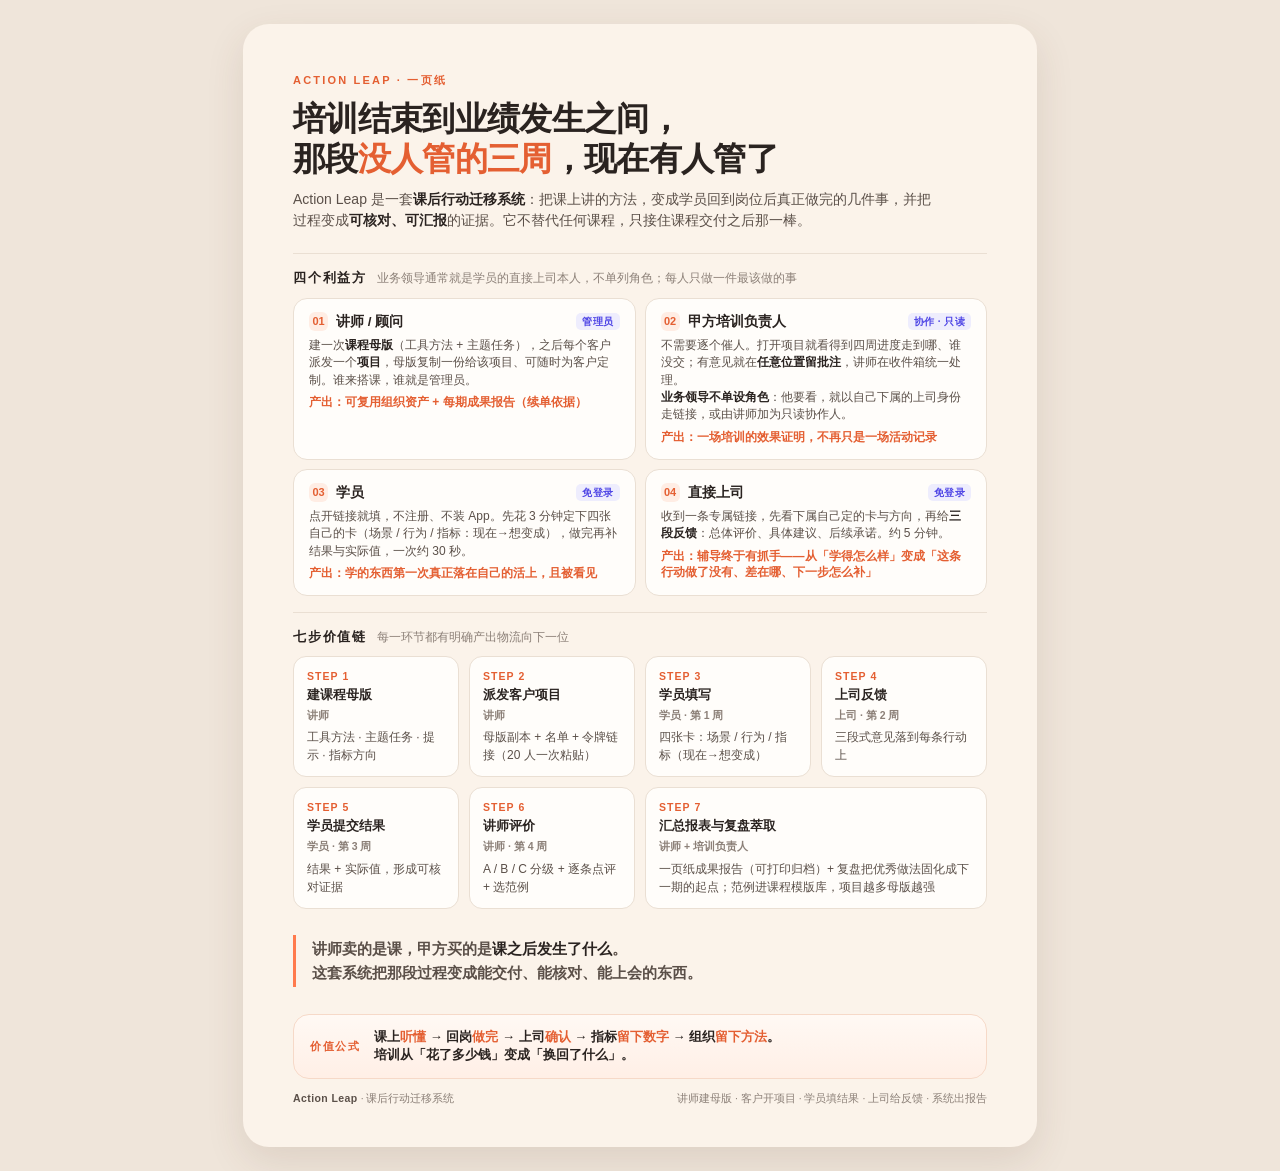
<file: deck/04-onepager.html>
<!DOCTYPE html>
<html lang="zh-CN">
<head>
<meta charset="UTF-8">
<title>Action Leap · 一页纸（利益方使用逻辑与价值产出）</title>
<style>
:root{
  --bg:#FBF3EA; --paper:#FFFDFA; --ink:#2A2320; --ink-2:#5B5049; --ink-3:#8C8078;
  --line:#EADFD3; --coral:#FF7A4D; --coral-deep:#E45F32; --coral-soft:#FFEDE4;
  --indigo:#4F46E5; --indigo-soft:#EEEDFD; --ok:#1E9E6A;
  --r:20px; --shadow:0 14px 38px rgba(90,60,40,.12);
  --font:-apple-system,BlinkMacSystemFont,"PingFang SC","Hiragino Sans GB","Microsoft YaHei","Noto Sans SC",sans-serif;
}
*{box-sizing:border-box;-webkit-print-color-adjust:exact;print-color-adjust:exact;}
html,body{margin:0;padding:0;background:#EFE5DA;font-family:var(--font);color:var(--ink);line-height:1.5;-webkit-font-smoothing:antialiased;}
.page{
  width:794px;height:1123px;margin:24px auto;background:var(--bg);
  border-radius:26px;box-shadow:var(--shadow);padding:48px 50px 40px;
  display:flex;flex-direction:column;overflow:hidden;position:relative;
}
.eyebrow{font-size:11px;font-weight:800;letter-spacing:.2em;text-transform:uppercase;color:var(--coral-deep);margin:0 0 10px;}
h1{font-size:33px;line-height:1.22;font-weight:800;margin:0 0 10px;letter-spacing:-.02em;}
h1 em{font-style:normal;color:var(--coral-deep);}
.lead{font-size:14px;color:var(--ink-2);margin:0 0 6px;max-width:640px;}
.lead b{color:var(--ink);font-weight:700;}

.rule{height:1px;background:var(--line);margin:16px 0 14px;}

.sec{display:flex;align-items:baseline;gap:10px;margin:0 0 10px;}
.sec h2{font-size:13px;font-weight:800;letter-spacing:.14em;color:var(--ink);margin:0;text-transform:uppercase;}
.sec span{font-size:11.5px;color:var(--ink-3);}

.people{display:grid;grid-template-columns:1fr 1fr;gap:9px;}
.person{background:var(--paper);border:1px solid var(--line);border-radius:14px;padding:13px 15px;}
.person .role{display:flex;align-items:center;gap:8px;margin-bottom:5px;}
.person .no{
  width:19px;height:19px;border-radius:6px;background:var(--coral-soft);color:var(--coral-deep);
  font-size:11px;font-weight:800;display:flex;align-items:center;justify-content:center;flex-shrink:0;
}
.person .nm{font-size:13.5px;font-weight:800;}
.person .tag{margin-left:auto;font-size:10px;font-weight:700;color:var(--indigo);background:var(--indigo-soft);border-radius:5px;padding:1px 6px;letter-spacing:.04em;}
.person .ln{font-size:12px;color:var(--ink-2);line-height:1.45;}
.person .ln b{color:var(--ink);font-weight:700;}
.person .out{font-size:12px;color:var(--coral-deep);font-weight:700;margin-top:5px;line-height:1.4;}

.chain{display:grid;grid-template-columns:repeat(4,1fr);gap:10px;}
.step{background:var(--paper);border:1px solid var(--line);border-radius:13px;padding:12px 13px;position:relative;}
.step .n{font-size:10.5px;font-weight:800;color:var(--coral-deep);letter-spacing:.1em;}
.step .t{font-size:12.5px;font-weight:800;margin:1px 0 3px;}
.step .who{font-size:10.5px;color:var(--ink-3);font-weight:700;}
.step .o{font-size:12px;color:var(--ink-2);line-height:1.5;margin-top:5px;}
.step.span2{grid-column:span 2;}

.quote{
  margin-top:26px;padding:2px 0 2px 16px;border-left:3px solid var(--coral);
  font-size:15px;line-height:1.6;color:var(--ink-2);font-weight:600;
}
.quote b{color:var(--ink);}

.formula{
  margin-top:auto;background:linear-gradient(180deg,#FFF9F4,#FFEFE6);
  border:1px solid #F6D9C8;border-radius:16px;padding:13px 16px;
  display:flex;align-items:center;gap:14px;
}
.formula .lb{font-size:11px;font-weight:800;color:var(--coral-deep);letter-spacing:.14em;white-space:nowrap;}
.formula .txt{font-size:13px;color:var(--ink);font-weight:600;line-height:1.45;}
.formula .txt b{color:var(--coral-deep);}
.foot{display:flex;align-items:center;justify-content:space-between;margin-top:12px;font-size:10.5px;color:var(--ink-3);}
.foot b{color:var(--ink-2);letter-spacing:.04em;}

@media print{
  @page{size:A4 portrait;margin:0;}
  body{background:#fff;}
  .page{margin:0;border-radius:0;box-shadow:none;width:210mm;height:297mm;padding:14mm 13mm 11mm;}
}
</style>
</head>
<body>
<div class="page">

  <div class="eyebrow">ACTION LEAP · 一页纸</div>
  <h1>培训结束到业绩发生之间，<br>那段<em>没人管的三周</em>，现在有人管了</h1>
  <p class="lead">Action Leap 是一套<b>课后行动迁移系统</b>：把课上讲的方法，变成学员回到岗位后真正做完的几件事，并把过程变成<b>可核对、可汇报</b>的证据。它不替代任何课程，只接住课程交付之后那一棒。</p>

  <div class="rule"></div>

  <div class="sec"><h2>四个利益方</h2><span>业务领导通常就是学员的直接上司本人，不单列角色；每人只做一件最该做的事</span></div>
  <div class="people">
    <div class="person">
      <div class="role"><span class="no">01</span><span class="nm">讲师 / 顾问</span><span class="tag">管理员</span></div>
      <div class="ln">建一次<b>课程母版</b>（工具方法 + 主题任务），之后每个客户派发一个<b>项目</b>，母版复制一份给该项目、可随时为客户定制。谁来搭课，谁就是管理员。</div>
      <div class="out">产出：可复用组织资产 + 每期成果报告（续单依据）</div>
    </div>
    <div class="person">
      <div class="role"><span class="no">02</span><span class="nm">甲方培训负责人</span><span class="tag">协作 · 只读</span></div>
      <div class="ln">不需要逐个催人。打开项目就看得到四周进度走到哪、谁没交；有意见就在<b>任意位置留批注</b>，讲师在收件箱统一处理。<br><b>业务领导不单设角色</b>：他要看，就以自己下属的上司身份走链接，或由讲师加为只读协作人。</div>
      <div class="out">产出：一场培训的<b>效果证明</b>，不再只是一场活动记录</div>
    </div>
    <div class="person">
      <div class="role"><span class="no">03</span><span class="nm">学员</span><span class="tag">免登录</span></div>
      <div class="ln">点开链接就填，不注册、不装 App。先花 3 分钟定下四张自己的卡（场景 / 行为 / 指标：现在→想变成），做完再补结果与实际值，一次约 30 秒。</div>
      <div class="out">产出：学的东西第一次真正落在自己的活上，且被看见</div>
    </div>
    <div class="person">
      <div class="role"><span class="no">04</span><span class="nm">直接上司</span><span class="tag">免登录</span></div>
      <div class="ln">收到一条专属链接，先看下属自己定的卡与方向，再给<b>三段反馈</b>：总体评价、具体建议、后续承诺。约 5 分钟。</div>
      <div class="out">产出：辅导终于有抓手——从「学得怎么样」变成「这条行动做了没有、差在哪、下一步怎么补」</div>
    </div>
  </div>

  <div class="rule"></div>

  <div class="sec"><h2>七步价值链</h2><span>每一环节都有明确产出物流向下一位</span></div>
  <div class="chain">
    <div class="step"><div class="n">STEP 1</div><div class="t">建课程母版</div><div class="who">讲师</div><div class="o">工具方法 · 主题任务 · 提示 · 指标方向</div></div>
    <div class="step"><div class="n">STEP 2</div><div class="t">派发客户项目</div><div class="who">讲师</div><div class="o">母版副本 + 名单 + 令牌链接（20 人一次粘贴）</div></div>
    <div class="step"><div class="n">STEP 3</div><div class="t">学员填写</div><div class="who">学员 · 第 1 周</div><div class="o">四张卡：场景 / 行为 / 指标（现在→想变成）</div></div>
    <div class="step"><div class="n">STEP 4</div><div class="t">上司反馈</div><div class="who">上司 · 第 2 周</div><div class="o">三段式意见落到每条行动上</div></div>
    <div class="step"><div class="n">STEP 5</div><div class="t">学员提交结果</div><div class="who">学员 · 第 3 周</div><div class="o">结果 + 实际值，形成可核对证据</div></div>
    <div class="step"><div class="n">STEP 6</div><div class="t">讲师评价</div><div class="who">讲师 · 第 4 周</div><div class="o">A / B / C 分级 + 逐条点评 + 选范例</div></div>
    <div class="step span2"><div class="n">STEP 7</div><div class="t">汇总报表与复盘萃取</div><div class="who">讲师 + 培训负责人</div><div class="o">一页纸成果报告（可打印归档）+ 复盘把优秀做法固化成下一期的起点；范例进课程模版库，项目越多母版越强</div></div>
  </div>

  <div class="quote">讲师卖的是课，甲方买的是<b>课之后发生了什么</b>。<br>这套系统把那段过程变成能交付、能核对、能上会的东西。</div>

  <div class="formula">
    <div class="lb">价值公式</div>
    <div class="txt">课上<b>听懂</b> → 回岗<b>做完</b> → 上司<b>确认</b> → 指标<b>留下数字</b> → 组织<b>留下方法</b>。<br>培训从「花了多少钱」变成「换回了什么」。</div>
  </div>

  <div class="foot">
    <span><b>Action Leap</b> · 课后行动迁移系统</span>
    <span>讲师建母版 · 客户开项目 · 学员填结果 · 上司给反馈 · 系统出报告</span>
  </div>

</div>
</body>
</html>
</file>
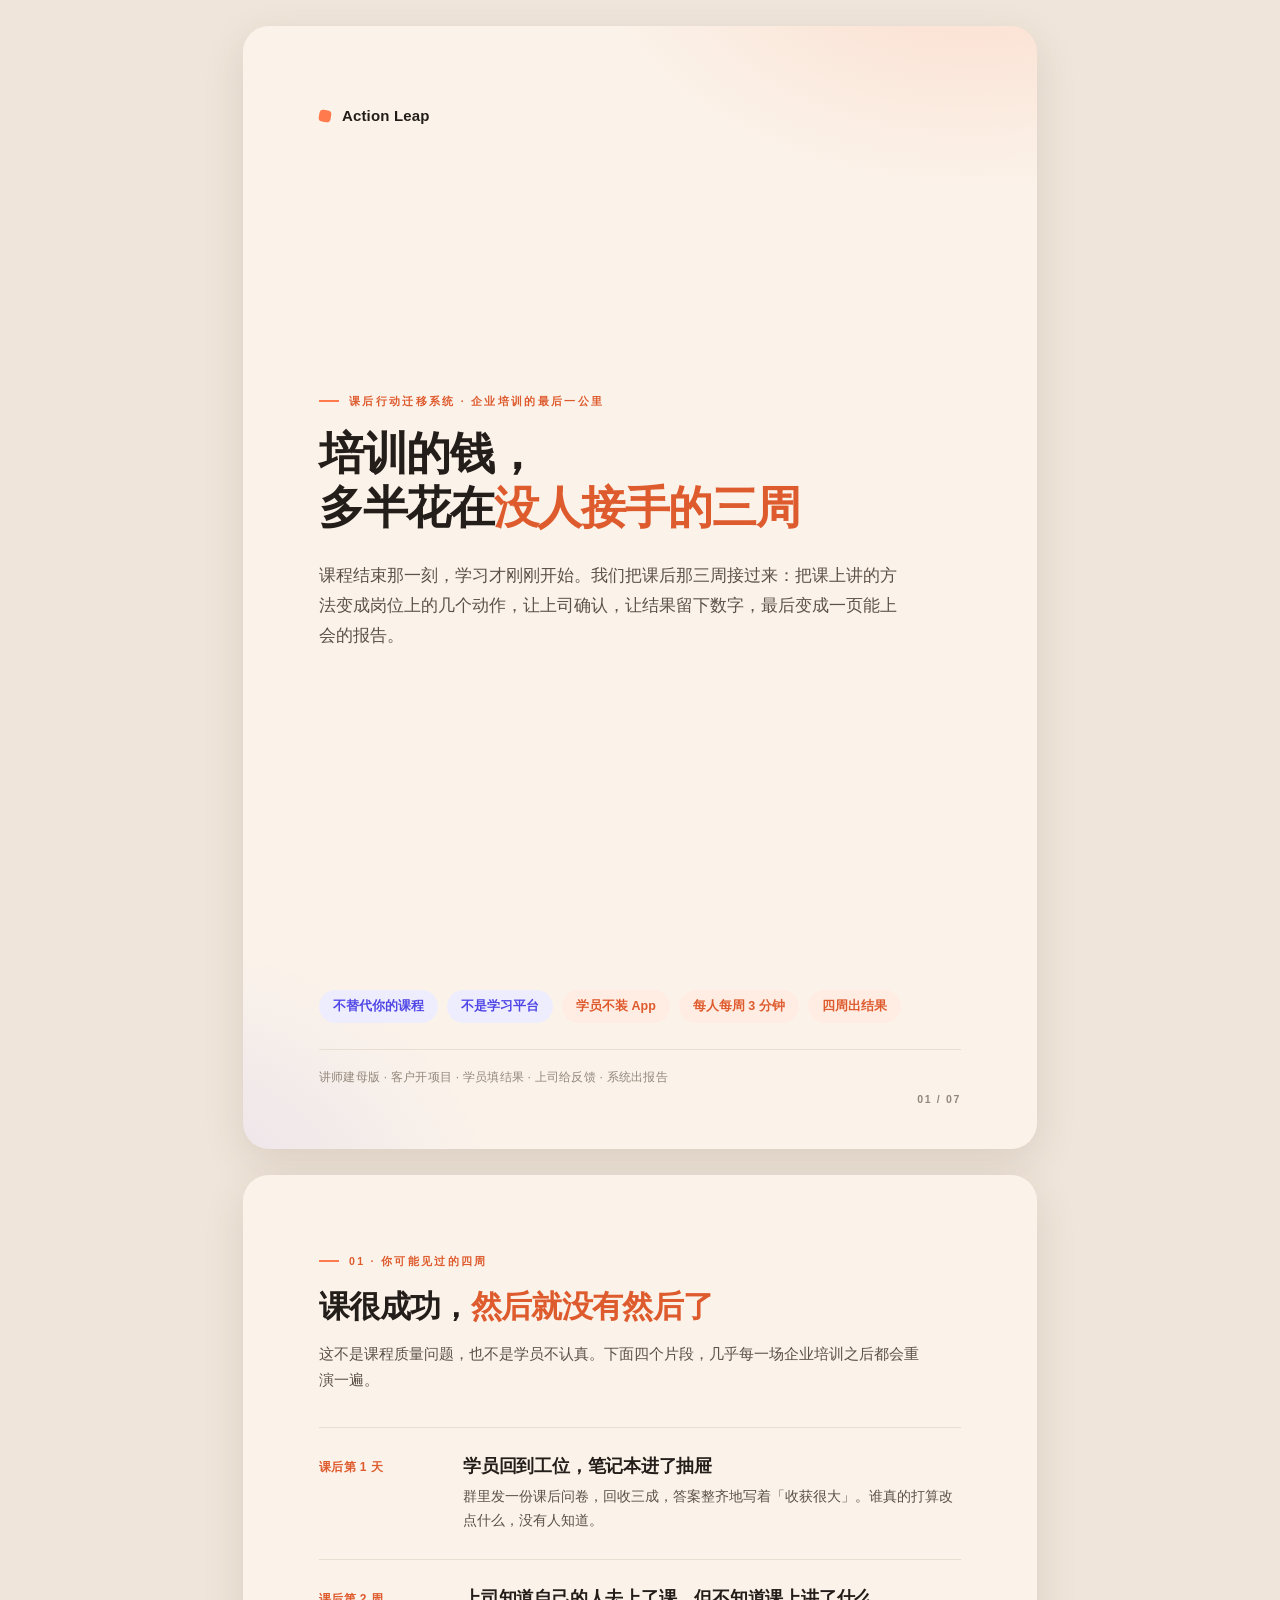
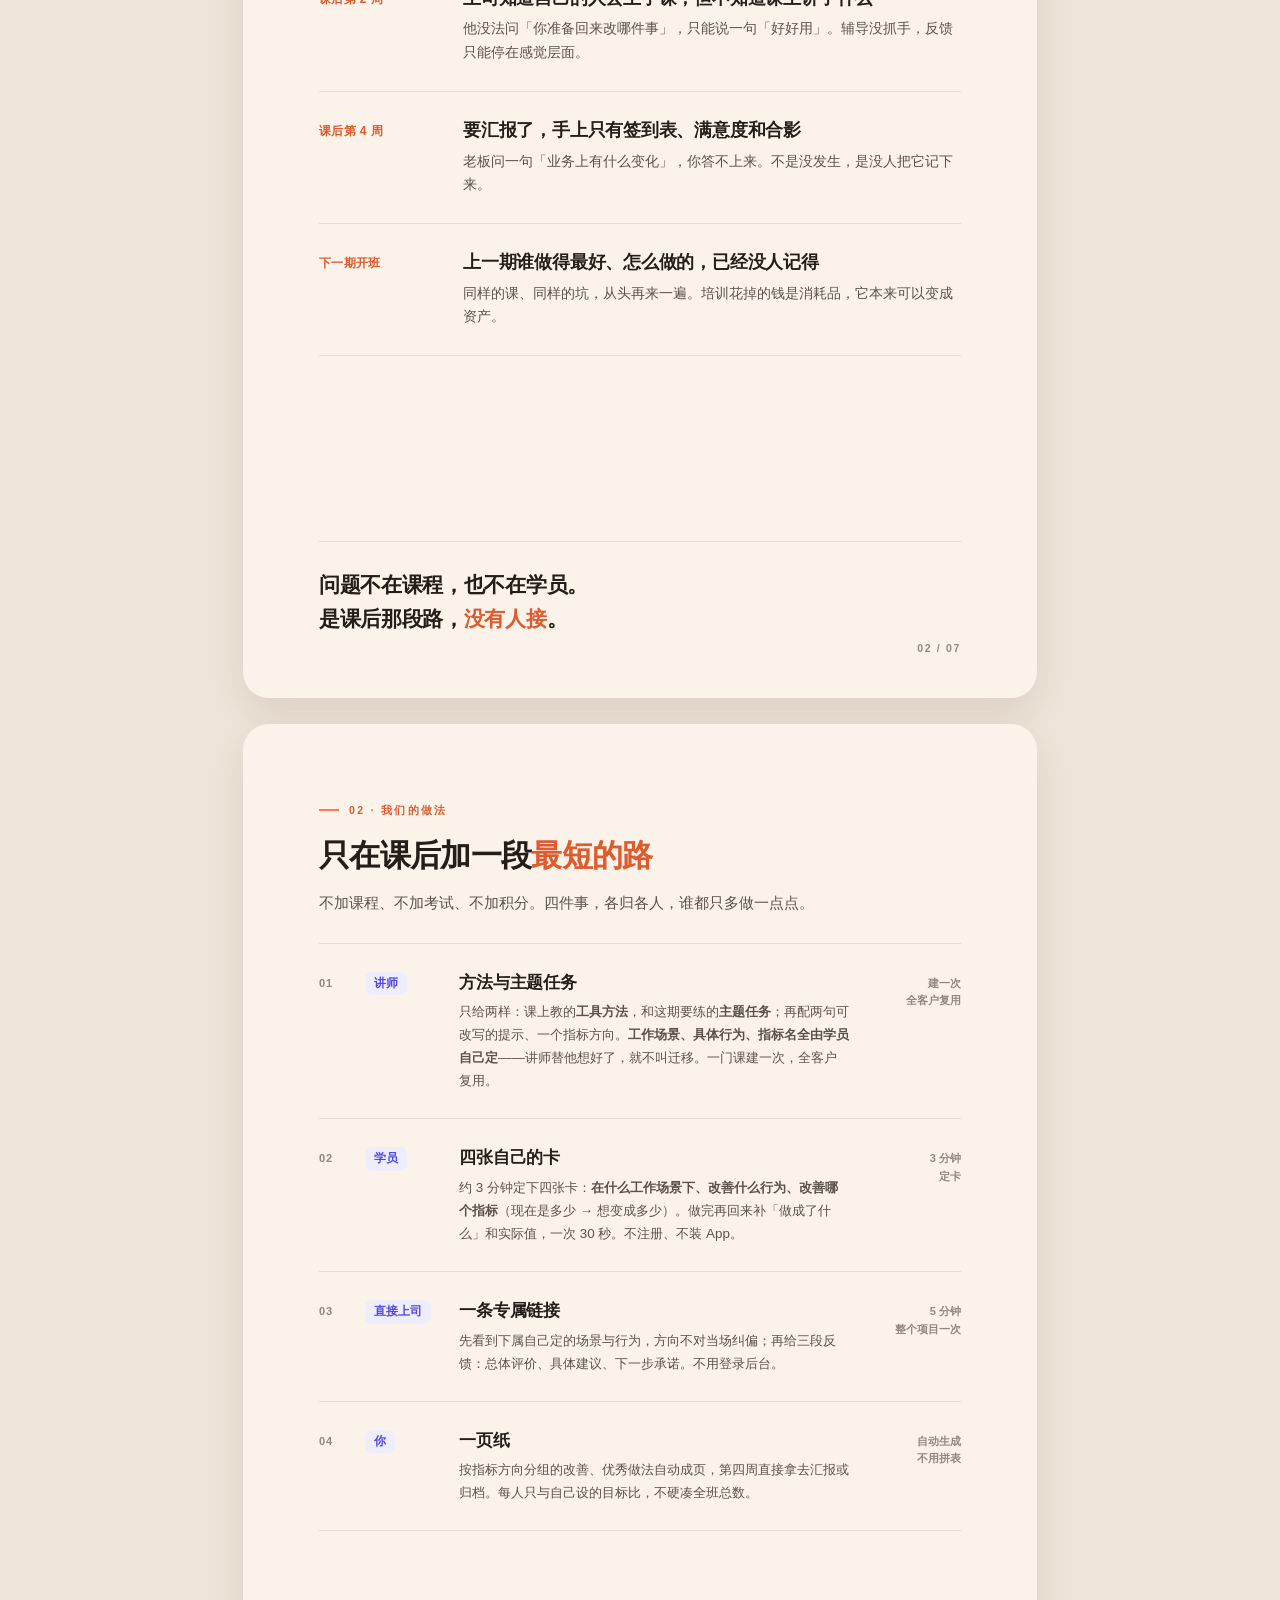
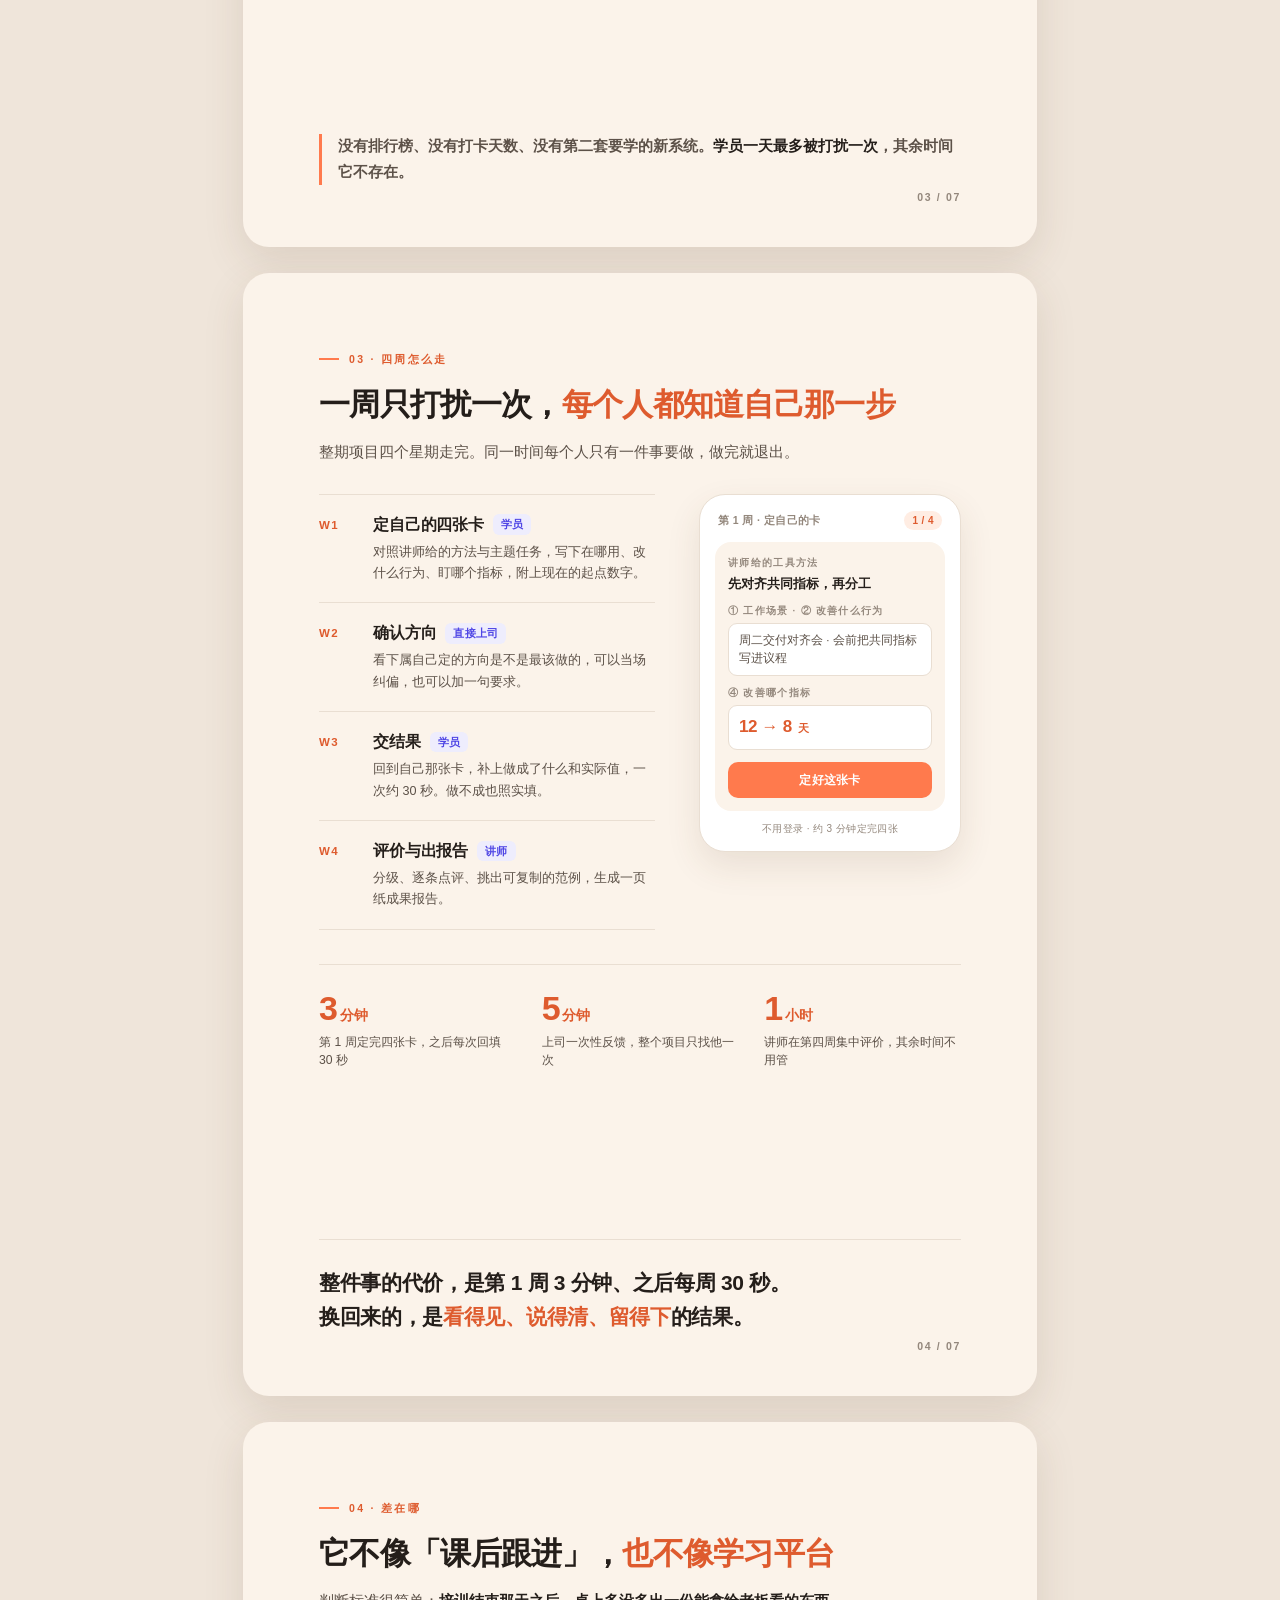
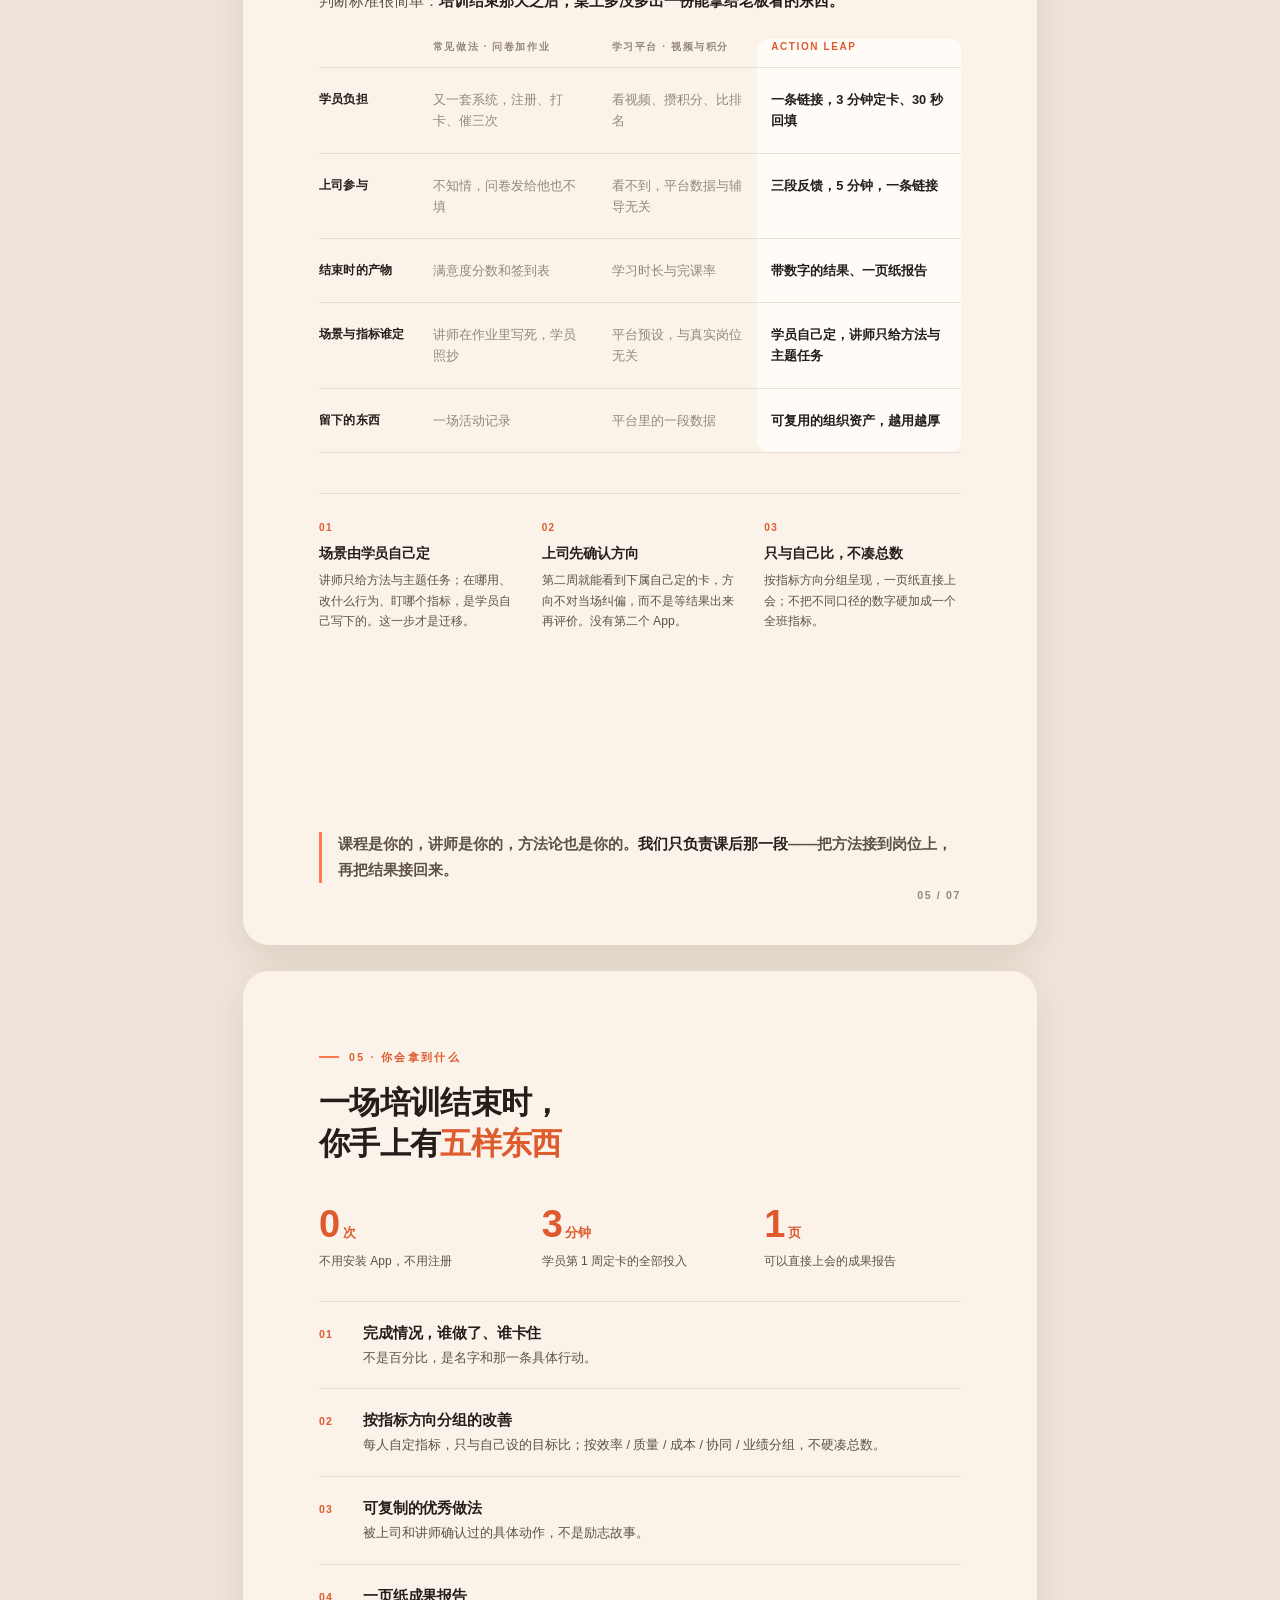
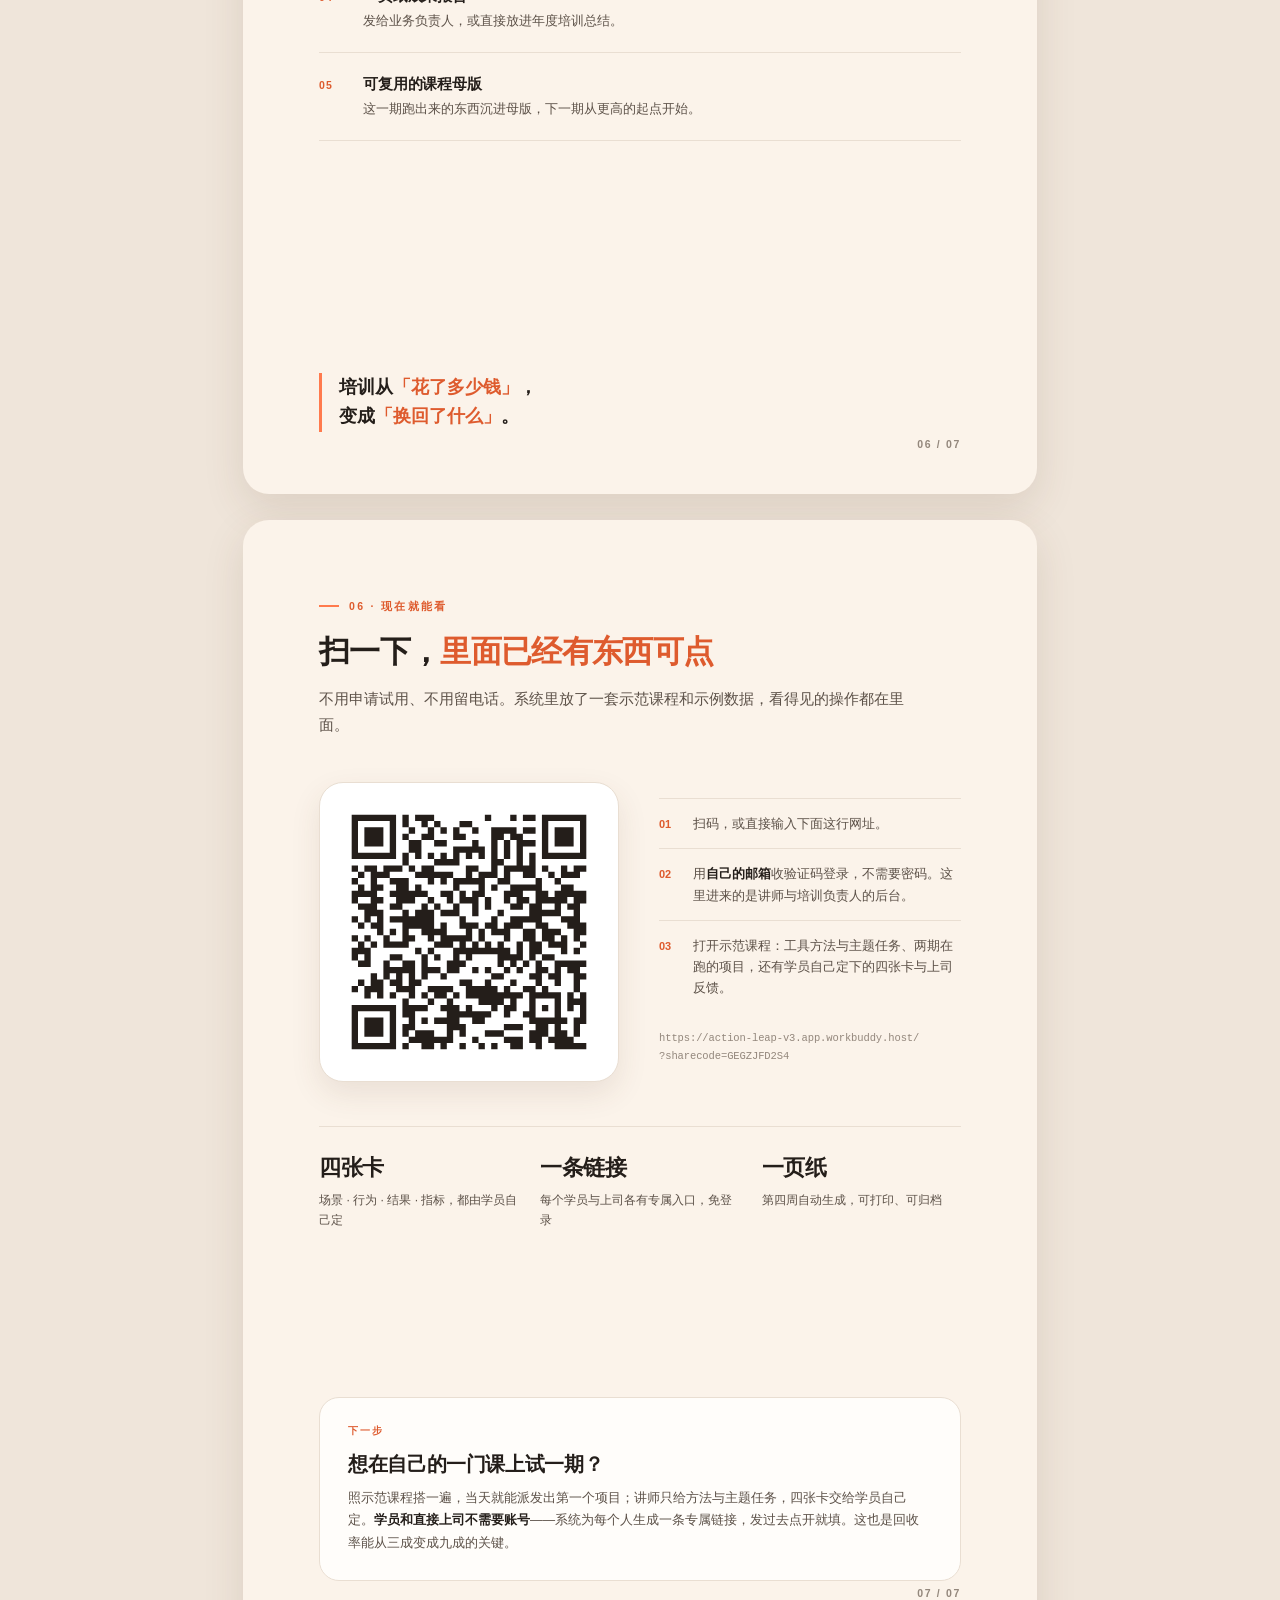
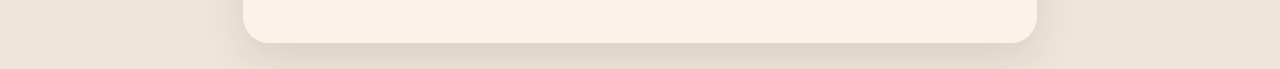
<file: deck/05-intro.html>
<!DOCTYPE html>
<html lang="zh-CN">
<head>
<meta charset="UTF-8">
<title>Action Leap · 培训之后的三周</title>
<style>
/* ===========================================================
   Action Leap — 甲方介绍（A4 竖版 7 页，自包含）
   794×1123px = A4 210×297mm @96dpi
   =========================================================== */
:root{
  --bg:#FBF3EA; --paper:#FFFDFA;
  --ink:#241E1A; --ink2:#5C5148; --ink3:#93877C;
  --line:#E9DED2; --line2:#E0D3C4;
  --coral:#FF7A4D; --coral-d:#DE5B2E; --coral-s:#FFEDE3;
  --indigo:#4F46E5; --indigo-s:#EEEDFD;
  --font:-apple-system,BlinkMacSystemFont,"PingFang SC","Hiragino Sans GB","Microsoft YaHei","Noto Sans SC",sans-serif;
}
*{box-sizing:border-box;-webkit-print-color-adjust:exact;print-color-adjust:exact;}
html,body{margin:0;padding:0;}
body{background:#EFE5DA;font-family:var(--font);color:var(--ink);line-height:1.55;-webkit-font-smoothing:antialiased;}

.page{
  position:relative;width:794px;height:1123px;margin:26px auto;
  background:var(--bg);border-radius:26px;box-shadow:0 14px 40px rgba(90,60,40,.13);
  padding:78px 76px 62px;display:flex;flex-direction:column;overflow:hidden;
}
.pn{position:absolute;right:76px;bottom:42px;font-size:10.5px;font-weight:800;color:var(--ink3);letter-spacing:.16em;}

/* ---------- 标题 ---------- */
.kick{
  display:flex;align-items:center;gap:10px;
  font-size:10.5px;font-weight:800;letter-spacing:.22em;text-transform:uppercase;
  color:var(--coral-d);margin:0 0 18px;
}
.kick i{width:20px;height:2px;background:var(--coral);display:inline-block;flex:0 0 auto;}
h2{font-size:31px;line-height:1.32;font-weight:800;letter-spacing:-.022em;margin:0 0 14px;}
h2 em{font-style:normal;color:var(--coral-d);}
.deck{font-size:14.5px;color:var(--ink2);line-height:1.75;margin:0;max-width:600px;}
.deck b{color:var(--ink);font-weight:700;}

/* ---------- 封面 ---------- */
.cover{
  background:
    radial-gradient(640px 420px at 92% -8%, rgba(255,122,77,.20), transparent 62%),
    radial-gradient(560px 420px at -14% 106%, rgba(79,70,229,.12), transparent 66%),
    var(--bg);
  justify-content:space-between;
}
.mark{display:flex;align-items:center;gap:11px;font-size:15px;font-weight:800;letter-spacing:.01em;}
.mark i{width:12px;height:12px;border-radius:4px;background:var(--coral);transform:rotate(10deg);display:inline-block;}
.cover .mid{margin:auto 0;padding-bottom:74px;}
.cover h1{font-size:45px;line-height:1.2;font-weight:800;letter-spacing:-.03em;margin:0 0 26px;}
.cover h1 em{font-style:normal;color:var(--coral-d);}
.cover .sub{font-size:17px;color:var(--ink2);line-height:1.75;max-width:590px;margin:0;}
.chips{display:flex;gap:9px;flex-wrap:wrap;margin-bottom:26px;}
.chip{font-size:12.5px;font-weight:700;color:var(--indigo);background:var(--indigo-s);padding:7px 14px;border-radius:999px;}
.chip.w{color:var(--coral-d);background:var(--coral-s);}
.cover .foot{border-top:1px solid var(--line);padding-top:18px;font-size:12px;color:var(--ink3);letter-spacing:.02em;}

/* ---------- 场景时间线 ---------- */
.tl{margin-top:34px;}
.ev{display:grid;grid-template-columns:118px 1fr;gap:26px;padding:26px 0;border-top:1px solid var(--line);}
.ev:last-child{border-bottom:1px solid var(--line);}
.ev .when{font-size:12px;font-weight:800;color:var(--coral-d);letter-spacing:.03em;padding-top:4px;}
.ev .h{font-size:17.5px;font-weight:800;letter-spacing:-.012em;margin:0 0 7px;line-height:1.4;}
.ev .p{font-size:13.6px;color:var(--ink2);line-height:1.75;margin:0;}
.punch{
  margin-top:auto;border-top:1px solid var(--line);padding-top:26px;
  font-size:21px;line-height:1.62;font-weight:800;letter-spacing:-.015em;
}
.punch em{font-style:normal;color:var(--coral-d);}

/* ---------- 做法 ---------- */
.mrows{margin-top:26px;}
.mrow{display:grid;grid-template-columns:30px 78px 1fr 96px;gap:16px;padding:26px 0;border-top:1px solid var(--line);}
.mrow:last-child{border-bottom:1px solid var(--line);}
.mrow .n{font-size:11px;font-weight:800;color:var(--ink3);letter-spacing:.09em;padding-top:5px;}
.mrow .who{justify-self:start;align-self:start;font-size:11.5px;font-weight:800;color:var(--indigo);background:var(--indigo-s);border-radius:7px;padding:3px 9px;margin-top:2px;white-space:nowrap;}
.mrow .h{font-size:16.5px;font-weight:800;margin:0 0 5px;letter-spacing:-.01em;}
.mrow .p{font-size:13.4px;color:var(--ink2);line-height:1.72;margin:0;}
.mrow .tm{justify-self:end;text-align:right;font-size:11px;font-weight:700;color:var(--ink3);line-height:1.6;padding-top:5px;}
.aside{margin-top:auto;padding-left:16px;border-left:3px solid var(--coral);font-size:14.5px;color:var(--ink2);line-height:1.75;font-weight:600;}
.aside b{color:var(--ink);}

/* ---------- 四周节奏 ---------- */
.split{display:grid;grid-template-columns:1fr 262px;gap:44px;margin-top:28px;align-items:start;}
.wkrows{}
.wkrow{display:grid;grid-template-columns:40px 1fr;gap:14px;padding:18px 0;border-top:1px solid var(--line);}
.wkrow:last-child{border-bottom:1px solid var(--line);}
.wkrow .wn{font-size:11.5px;font-weight:800;letter-spacing:.12em;color:var(--coral-d);padding-top:4px;}
.wkrow .wt{font-size:15.5px;font-weight:800;letter-spacing:-.01em;margin:0 0 5px;display:flex;align-items:center;gap:9px;}
.who2{font-size:10.5px;font-weight:800;color:var(--indigo);background:var(--indigo-s);border-radius:6px;padding:2px 8px;letter-spacing:.02em;}
.wkrow .wd{font-size:12.6px;color:var(--ink2);line-height:1.7;}

/* 学员端示意 */
.phone{background:#fff;border:1px solid var(--line);border-radius:26px;padding:16px 15px 14px;box-shadow:0 14px 34px rgba(90,60,40,.11);}
.ph-head{display:flex;align-items:center;justify-content:space-between;font-size:10.5px;font-weight:800;color:var(--ink3);letter-spacing:.04em;padding:0 3px 12px;}
.ph-badge{background:var(--coral-s);color:var(--coral-d);border-radius:999px;padding:2px 8px;font-size:10px;}
.ph-card{background:var(--bg);border-radius:16px;padding:14px 13px 13px;}
.ph-k{font-size:9.5px;font-weight:800;letter-spacing:.14em;color:var(--ink3);margin:10px 0 4px;}
.ph-k:first-child{margin-top:0;}
.ph-a{font-size:12.5px;font-weight:800;line-height:1.55;color:var(--ink);}
.ph-box{background:#fff;border:1px solid var(--line);border-radius:9px;padding:8px 10px;font-size:11.5px;color:var(--ink2);line-height:1.55;}
.ph-box.num{font-size:17px;font-weight:800;color:var(--coral-d);letter-spacing:-.02em;}
.ph-box.num span{font-size:10.5px;font-weight:800;margin-left:2px;}
.ph-btn{margin-top:12px;background:var(--coral);color:#fff;text-align:center;border-radius:10px;padding:9px 0;font-size:12px;font-weight:800;letter-spacing:.02em;}
.ph-foot{text-align:center;font-size:10px;color:var(--ink3);margin-top:10px;letter-spacing:.04em;}
.cost{display:grid;grid-template-columns:repeat(3,1fr);gap:26px;margin-top:34px;padding-top:26px;border-top:1px solid var(--line);}
.cost .v{font-size:34px;font-weight:800;letter-spacing:-.035em;color:var(--coral-d);line-height:1.02;}
.cost .v small{font-size:13.5px;font-weight:800;margin-left:3px;letter-spacing:0;}
.cost .l{font-size:12.2px;color:var(--ink2);margin-top:7px;line-height:1.55;}

/* ---------- 对比 ---------- */
.cmp{width:100%;border-collapse:collapse;margin-top:24px;}
.cmp th{
  text-align:left;font-size:10px;font-weight:800;letter-spacing:.16em;text-transform:uppercase;
  color:var(--ink3);padding:0 14px 13px;vertical-align:bottom;
}
.cmp th.dimcol{color:var(--ink3);}
.cmp th.me{color:var(--coral-d);}
.cmp th:first-child{padding-left:0;}
.cmp td{
  padding:21px 14px;border-top:1px solid var(--line);vertical-align:top;
  font-size:12.8px;line-height:1.66;color:var(--ink3);
}
.cmp td:first-child{padding-left:0;font-size:12.2px;font-weight:800;color:var(--ink);letter-spacing:.02em;white-space:nowrap;}
.cmp td.me{color:var(--ink);font-weight:700;background:rgba(255,253,250,.92);}
.cmp tr:last-child td{border-bottom:1px solid var(--line);}
.cmp th.me{border-top-left-radius:12px;border-top-right-radius:12px;background:rgba(255,253,250,.92);}
.cmp tr:last-child td.me{border-bottom-left-radius:12px;border-bottom-right-radius:12px;}

/* ---------- 产出 ---------- */
.trio{display:grid;grid-template-columns:repeat(3,1fr);gap:26px;margin-top:26px;}
.trio .v{font-size:38px;font-weight:800;color:var(--coral-d);letter-spacing:-.04em;line-height:1;}
.trio .v small{font-size:13px;font-weight:800;margin-left:4px;letter-spacing:0;}
.trio .l{font-size:12px;color:var(--ink2);margin-top:9px;line-height:1.55;}
.gains{margin-top:30px;}
.g{display:grid;grid-template-columns:30px 1fr;gap:14px;padding:20px 0;border-top:1px solid var(--line);}
.g:last-child{border-bottom:1px solid var(--line);}
.g .n{font-size:10.5px;font-weight:800;color:var(--coral-d);letter-spacing:.1em;padding-top:4px;}
.g .t{font-size:14.8px;font-weight:800;margin:0 0 3px;letter-spacing:-.01em;}
.g .d{font-size:12.6px;color:var(--ink2);line-height:1.66;margin:0;}
.q{margin-top:auto;font-size:18px;font-weight:800;line-height:1.65;padding-left:17px;border-left:3px solid var(--coral);}
.q em{font-style:normal;color:var(--coral-d);}

/* ---------- 二维码 ---------- */
.qrwrap{display:grid;grid-template-columns:300px 1fr;gap:40px;align-items:center;margin-top:44px;}
.qcard{background:#fff;border:1px solid var(--line);border-radius:24px;padding:19px;box-shadow:0 12px 30px rgba(90,60,40,.10);}
.qcard svg{display:block;width:100%;height:auto;border-radius:6px;}
.inside{display:grid;grid-template-columns:repeat(3,1fr);gap:22px;margin-top:44px;padding-top:24px;border-top:1px solid var(--line);}
.inside .v{font-size:22px;font-weight:800;color:var(--ink);letter-spacing:-.02em;}
.inside .l{font-size:12.2px;color:var(--ink2);margin-top:6px;line-height:1.6;}
.steps{}
.st{display:grid;grid-template-columns:22px 1fr;gap:12px;padding:14px 0;border-top:1px solid var(--line);font-size:13px;color:var(--ink2);line-height:1.62;}
.st:last-of-type{border-bottom:1px solid var(--line);}
.st .k{font-size:11px;font-weight:800;color:var(--coral-d);padding-top:3px;}
.st b{color:var(--ink);font-weight:800;}
.url{margin-top:18px;font-family:ui-monospace,SFMono-Regular,Menlo,monospace;font-size:10.5px;color:var(--ink3);word-break:break-all;line-height:1.7;letter-spacing:-.01em;}
.qfoot{margin-top:auto;padding-top:22px;border-top:1px solid var(--line);font-size:12.5px;color:var(--ink2);line-height:1.7;}
.qfoot b{color:var(--ink);}
.cta{margin-top:auto;background:var(--paper);border:1px solid var(--line);border-radius:20px;padding:26px 28px;}
.cta-e{font-size:9.5px;font-weight:800;letter-spacing:.22em;color:var(--coral-d);text-transform:uppercase;margin-bottom:11px;}
.cta-t{font-size:20px;font-weight:800;letter-spacing:-.018em;margin-bottom:9px;line-height:1.4;}
.cta-d{font-size:12.6px;color:var(--ink2);line-height:1.78;}
.cta-d b{color:var(--ink);font-weight:800;}

/* 三个只有我们这样的设计 */
.diffs{display:grid;grid-template-columns:repeat(3,1fr);gap:26px;margin-top:40px;padding-top:26px;border-top:1px solid var(--line);}
.diffs .dn{font-size:10px;font-weight:800;letter-spacing:.14em;color:var(--coral-d);margin-bottom:9px;}
.diffs .dt{font-size:14px;font-weight:800;letter-spacing:-.01em;margin-bottom:6px;line-height:1.4;}
.diffs .dd{font-size:12.2px;color:var(--ink2);line-height:1.7;}

@media print{
  @page{size:A4 portrait;margin:0;}
  body{background:#fff;}
  .page{
    width:210mm;height:297mm;margin:0;border-radius:0;box-shadow:none;
    padding:20mm 19mm 16mm;break-after:page;page-break-after:always;
  }
  .page:last-child{break-after:auto;page-break-after:auto;}
  .pn{right:19mm;bottom:11mm;}
}
</style>
</head>
<body>

<!-- ============ 01 封面 ============ -->
<div class="page cover">
  <div class="mark"><i></i>Action Leap</div>
  <div class="mid">
    <div class="kick"><i></i>课后行动迁移系统 · 企业培训的最后一公里</div>
    <h1>培训的钱，<br>多半花在<em>没人接手的三周</em></h1>
    <p class="sub">课程结束那一刻，学习才刚刚开始。我们把课后那三周接过来：把课上讲的方法变成岗位上的几个动作，让上司确认，让结果留下数字，最后变成一页能上会的报告。</p>
  </div>
  <div>
    <div class="chips">
      <span class="chip">不替代你的课程</span>
      <span class="chip">不是学习平台</span>
      <span class="chip w">学员不装 App</span>
      <span class="chip w">每人每周 3 分钟</span>
      <span class="chip w">四周出结果</span>
    </div>
    <div class="foot">讲师建母版 · 客户开项目 · 学员填结果 · 上司给反馈 · 系统出报告</div>
  </div>
  <div class="pn">01 / 07</div>
</div>

<!-- ============ 02 场景 ============ -->
<div class="page">
  <div class="kick"><i></i>01 · 你可能见过的四周</div>
  <h2>课很成功，<em>然后就没有然后了</em></h2>
  <p class="deck">这不是课程质量问题，也不是学员不认真。下面四个片段，几乎每一场企业培训之后都会重演一遍。</p>

  <div class="tl">
    <div class="ev">
      <div class="when">课后第 1 天</div>
      <div>
        <div class="h">学员回到工位，笔记本进了抽屉</div>
        <div class="p">群里发一份课后问卷，回收三成，答案整齐地写着「收获很大」。谁真的打算改点什么，没有人知道。</div>
      </div>
    </div>
    <div class="ev">
      <div class="when">课后第 2 周</div>
      <div>
        <div class="h">上司知道自己的人去上了课，但不知道课上讲了什么</div>
        <div class="p">他没法问「你准备回来改哪件事」，只能说一句「好好用」。辅导没抓手，反馈只能停在感觉层面。</div>
      </div>
    </div>
    <div class="ev">
      <div class="when">课后第 4 周</div>
      <div>
        <div class="h">要汇报了，手上只有签到表、满意度和合影</div>
        <div class="p">老板问一句「业务上有什么变化」，你答不上来。不是没发生，是没人把它记下来。</div>
      </div>
    </div>
    <div class="ev">
      <div class="when">下一期开班</div>
      <div>
        <div class="h">上一期谁做得最好、怎么做的，已经没人记得</div>
        <div class="p">同样的课、同样的坑，从头再来一遍。培训花掉的钱是消耗品，它本来可以变成资产。</div>
      </div>
    </div>
  </div>

  <div class="punch">问题不在课程，也不在学员。<br>是课后那段路，<em>没有人接</em>。</div>
  <div class="pn">02 / 07</div>
</div>

<!-- ============ 03 做法 ============ -->
<div class="page">
  <div class="kick"><i></i>02 · 我们的做法</div>
  <h2>只在课后加一段<em>最短的路</em></h2>
  <p class="deck">不加课程、不加考试、不加积分。四件事，各归各人，谁都只多做一点点。</p>

  <div class="mrows">
    <div class="mrow">
      <div class="n">01</div>
      <div class="who">讲师</div>
      <div>
        <div class="h">方法与主题任务</div>
        <div class="p">只给两样：课上教的<b>工具方法</b>，和这期要练的<b>主题任务</b>；再配两句可改写的提示、一个指标方向。<b>工作场景、具体行为、指标名全由学员自己定</b>——讲师替他想好了，就不叫迁移。一门课建一次，全客户复用。</div>
      </div>
      <div class="tm">建一次<br>全客户复用</div>
    </div>
    <div class="mrow">
      <div class="n">02</div>
      <div class="who">学员</div>
      <div>
        <div class="h">四张自己的卡</div>
        <div class="p">约 3 分钟定下四张卡：<b>在什么工作场景下、改善什么行为、改善哪个指标</b>（现在是多少 → 想变成多少）。做完再回来补「做成了什么」和实际值，一次 30 秒。不注册、不装 App。</div>
      </div>
      <div class="tm">3 分钟<br>定卡</div>
    </div>
    <div class="mrow">
      <div class="n">03</div>
      <div class="who">直接上司</div>
      <div>
        <div class="h">一条专属链接</div>
        <div class="p">先看到下属自己定的场景与行为，方向不对当场纠偏；再给三段反馈：总体评价、具体建议、下一步承诺。不用登录后台。</div>
      </div>
      <div class="tm">5 分钟<br>整个项目一次</div>
    </div>
    <div class="mrow">
      <div class="n">04</div>
      <div class="who">你</div>
      <div>
        <div class="h">一页纸</div>
        <div class="p">按指标方向分组的改善、优秀做法自动成页，第四周直接拿去汇报或归档。每人只与自己设的目标比，不硬凑全班总数。</div>
      </div>
      <div class="tm">自动生成<br>不用拼表</div>
    </div>
  </div>

  <div class="aside">没有排行榜、没有打卡天数、没有第二套要学的新系统。<b>学员一天最多被打扰一次</b>，其余时间它不存在。</div>
  <div class="pn">03 / 07</div>
</div>

<!-- ============ 04 节奏 ============ -->
<div class="page">
  <div class="kick"><i></i>03 · 四周怎么走</div>
  <h2>一周只打扰一次，<em>每个人都知道自己那一步</em></h2>
  <p class="deck">整期项目四个星期走完。同一时间每个人只有一件事要做，做完就退出。</p>

  <div class="split">
    <div class="wkrows">
      <div class="wkrow">
        <div class="wn">W1</div>
        <div>
          <div class="wt">定自己的四张卡<span class="who2">学员</span></div>
          <div class="wd">对照讲师给的方法与主题任务，写下在哪用、改什么行为、盯哪个指标，附上现在的起点数字。</div>
        </div>
      </div>
      <div class="wkrow">
        <div class="wn">W2</div>
        <div>
          <div class="wt">确认方向<span class="who2">直接上司</span></div>
          <div class="wd">看下属自己定的方向是不是最该做的，可以当场纠偏，也可以加一句要求。</div>
        </div>
      </div>
      <div class="wkrow">
        <div class="wn">W3</div>
        <div>
          <div class="wt">交结果<span class="who2">学员</span></div>
          <div class="wd">回到自己那张卡，补上做成了什么和实际值，一次约 30 秒。做不成也照实填。</div>
        </div>
      </div>
      <div class="wkrow">
        <div class="wn">W4</div>
        <div>
          <div class="wt">评价与出报告<span class="who2">讲师</span></div>
          <div class="wd">分级、逐条点评、挑出可复制的范例，生成一页纸成果报告。</div>
        </div>
      </div>
    </div>

    <div class="phone">
      <div class="ph-head"><span>第 1 周 · 定自己的卡</span><span class="ph-badge">1 / 4</span></div>
      <div class="ph-card">
        <div class="ph-k">讲师给的工具方法</div>
        <div class="ph-a">先对齐共同指标，再分工</div>
        <div class="ph-k">① 工作场景 · ② 改善什么行为</div>
        <div class="ph-box">周二交付对齐会 · 会前把共同指标写进议程</div>
        <div class="ph-k">④ 改善哪个指标</div>
        <div class="ph-box num">12 → 8 <span>天</span></div>
        <div class="ph-btn">定好这张卡</div>
      </div>
      <div class="ph-foot">不用登录 · 约 3 分钟定完四张</div>
    </div>
  </div>

  <div class="cost">
    <div><div class="v">3<small>分钟</small></div><div class="l">第 1 周定完四张卡，之后每次回填 30 秒</div></div>
    <div><div class="v">5<small>分钟</small></div><div class="l">上司一次性反馈，整个项目只找他一次</div></div>
    <div><div class="v">1<small>小时</small></div><div class="l">讲师在第四周集中评价，其余时间不用管</div></div>
  </div>

  <div class="punch">整件事的代价，是第 1 周 3 分钟、之后每周 30 秒。<br>换回来的，是<em>看得见、说得清、留得下</em>的结果。</div>
  <div class="pn">04 / 07</div>
</div>

<!-- ============ 05 差异 ============ -->
<div class="page">
  <div class="kick"><i></i>04 · 差在哪</div>
  <h2>它不像「课后跟进」，<em>也不像学习平台</em></h2>
  <p class="deck">判断标准很简单：<b>培训结束那天之后，桌上多没多出一份能拿给老板看的东西。</b></p>

  <table class="cmp">
    <thead>
      <tr>
        <th></th>
        <th class="dimcol">常见做法 · 问卷加作业</th>
        <th class="dimcol">学习平台 · 视频与积分</th>
        <th class="me">Action Leap</th>
      </tr>
    </thead>
    <tbody>
      <tr>
        <td>学员负担</td>
        <td>又一套系统，注册、打卡、催三次</td>
        <td>看视频、攒积分、比排名</td>
        <td class="me">一条链接，3 分钟定卡、30 秒回填</td>
      </tr>
      <tr>
        <td>上司参与</td>
        <td>不知情，问卷发给他也不填</td>
        <td>看不到，平台数据与辅导无关</td>
        <td class="me">三段反馈，5 分钟，一条链接</td>
      </tr>
      <tr>
        <td>结束时的产物</td>
        <td>满意度分数和签到表</td>
        <td>学习时长与完课率</td>
        <td class="me">带数字的结果、一页纸报告</td>
      </tr>
      <tr>
        <td>场景与指标谁定</td>
        <td>讲师在作业里写死，学员照抄</td>
        <td>平台预设，与真实岗位无关</td>
        <td class="me">学员自己定，讲师只给方法与主题任务</td>
      </tr>
      <tr>
        <td>留下的东西</td>
        <td>一场活动记录</td>
        <td>平台里的一段数据</td>
        <td class="me">可复用的组织资产，越用越厚</td>
      </tr>
    </tbody>
  </table>

  <div class="diffs">
    <div><div class="dn">01</div><div class="dt">场景由学员自己定</div><div class="dd">讲师只给方法与主题任务；在哪用、改什么行为、盯哪个指标，是学员自己写下的。这一步才是迁移。</div></div>
    <div><div class="dn">02</div><div class="dt">上司先确认方向</div><div class="dd">第二周就能看到下属自己定的卡，方向不对当场纠偏，而不是等结果出来再评价。没有第二个 App。</div></div>
    <div><div class="dn">03</div><div class="dt">只与自己比，不凑总数</div><div class="dd">按指标方向分组呈现，一页纸直接上会；不把不同口径的数字硬加成一个全班指标。</div></div>
  </div>

  <div class="aside">课程是你的，讲师是你的，方法论也是你的。<b>我们只负责课后那一段</b>——把方法接到岗位上，再把结果接回来。</div>
  <div class="pn">05 / 07</div>
</div>

<!-- ============ 06 产出 ============ -->
<div class="page">
  <div class="kick"><i></i>05 · 你会拿到什么</div>
  <h2>一场培训结束时，<br>你手上有<em>五样东西</em></h2>

  <div class="trio">
    <div><div class="v">0<small>次</small></div><div class="l">不用安装 App，不用注册</div></div>
    <div><div class="v">3<small>分钟</small></div><div class="l">学员第 1 周定卡的全部投入</div></div>
    <div><div class="v">1<small>页</small></div><div class="l">可以直接上会的成果报告</div></div>
  </div>

  <div class="gains">
    <div class="g">
      <div class="n">01</div>
      <div><div class="t">完成情况，谁做了、谁卡住</div><div class="d">不是百分比，是名字和那一条具体行动。</div></div>
    </div>
    <div class="g">
      <div class="n">02</div>
      <div><div class="t">按指标方向分组的改善</div><div class="d">每人自定指标，只与自己设的目标比；按效率 / 质量 / 成本 / 协同 / 业绩分组，不硬凑总数。</div></div>
    </div>
    <div class="g">
      <div class="n">03</div>
      <div><div class="t">可复制的优秀做法</div><div class="d">被上司和讲师确认过的具体动作，不是励志故事。</div></div>
    </div>
    <div class="g">
      <div class="n">04</div>
      <div><div class="t">一页纸成果报告</div><div class="d">发给业务负责人，或直接放进年度培训总结。</div></div>
    </div>
    <div class="g">
      <div class="n">05</div>
      <div><div class="t">可复用的课程母版</div><div class="d">这一期跑出来的东西沉进母版，下一期从更高的起点开始。</div></div>
    </div>
  </div>

  <div class="q">培训从<em>「花了多少钱」</em>，<br>变成<em>「换回了什么」</em>。</div>
  <div class="pn">06 / 07</div>
</div>

<!-- ============ 07 上手 ============ -->
<div class="page">
  <div class="kick"><i></i>06 · 现在就能看</div>
  <h2>扫一下，<em>里面已经有东西可点</em></h2>
  <p class="deck">不用申请试用、不用留电话。系统里放了一套示范课程和示例数据，看得见的操作都在里面。</p>

  <div class="qrwrap">
    <div class="qcard"><svg role="img" aria-label="扫码进入 Action Leap" xmlns="http://www.w3.org/2000/svg" viewBox="0 0 41 41" class="segno"><path fill="#fff" d="M0 0h41v41h-41z"/><path class="qrline" stroke="#241e1a" d="M2 2.5h7m1 0h1m1 0h3m8 0h1m3 0h1m1 0h2m1 0h7m-37 1h1m5 0h1m1 0h1m2 0h1m1 0h1m3 0h2m11 0h1m5 0h1m-37 1h1m1 0h3m1 0h1m2 0h1m2 0h1m1 0h1m1 0h1m2 0h1m2 0h4m1 0h2m1 0h1m1 0h3m1 0h1m-37 1h1m1 0h3m1 0h1m1 0h1m2 0h2m3 0h2m4 0h2m1 0h2m3 0h1m1 0h3m1 0h1m-37 1h1m1 0h3m1 0h1m2 0h2m2 0h2m4 0h1m2 0h1m1 0h1m1 0h3m1 0h1m1 0h3m1 0h1m-37 1h1m5 0h1m2 0h2m5 0h5m1 0h1m1 0h1m1 0h1m3 0h1m5 0h1m-37 1h7m1 0h1m1 0h1m1 0h1m1 0h1m1 0h1m1 0h1m1 0h1m1 0h1m1 0h1m1 0h1m1 0h1m1 0h7m-29 1h1m4 0h4m5 0h2m2 0h1m1 0h1m-29 1h1m1 0h2m1 0h3m1 0h1m1 0h2m5 0h2m2 0h1m1 0h5m1 0h1m2 0h1m1 0h2m-36 1h1m1 0h3m4 0h6m2 0h1m1 0h3m1 0h1m2 0h2m2 0h1m1 0h3m-36 1h1m2 0h1m2 0h3m3 0h1m1 0h1m1 0h5m2 0h2m4 0h1m2 0h1m-32 1h1m1 0h2m2 0h2m1 0h1m5 0h1m3 0h1m1 0h1m2 0h5m3 0h2m-35 1h4m2 0h6m2 0h2m1 0h1m1 0h2m3 0h3m2 0h2m1 0h5m-37 1h1m2 0h2m2 0h3m2 0h1m2 0h1m1 0h3m1 0h1m2 0h1m1 0h2m1 0h5m1 0h2m-36 1h3m2 0h2m3 0h1m1 0h1m2 0h1m2 0h1m1 0h1m3 0h2m1 0h2m2 0h1m1 0h2m-34 1h3m3 0h1m1 0h3m1 0h3m2 0h1m3 0h1m4 0h5m2 0h1m-36 1h1m1 0h1m1 0h1m1 0h7m4 0h1m4 0h1m2 0h5m3 0h3m-35 1h1m1 0h2m3 0h5m1 0h1m2 0h3m1 0h2m1 0h3m2 0h2m3 0h3m-33 1h1m1 0h1m1 0h1m2 0h4m3 0h1m1 0h1m1 0h3m2 0h2m1 0h3m2 0h2m-37 1h1m1 0h1m2 0h1m2 0h2m2 0h1m1 0h5m1 0h1m3 0h1m2 0h2m1 0h2m1 0h1m1 0h1m-35 1h1m1 0h1m1 0h4m4 0h3m1 0h1m1 0h1m1 0h1m1 0h1m2 0h1m1 0h2m1 0h3m2 0h1m-37 1h3m7 0h1m1 0h1m3 0h9m1 0h1m1 0h2m3 0h1m1 0h1m-36 1h1m1 0h1m3 0h2m3 0h1m1 0h1m2 0h1m1 0h1m4 0h4m1 0h1m1 0h2m-31 1h2m2 0h1m2 0h2m1 0h1m3 0h3m5 0h1m1 0h1m1 0h1m1 0h1m2 0h5m-32 1h5m1 0h3m1 0h2m2 0h1m1 0h1m2 0h1m1 0h1m2 0h2m1 0h1m1 0h2m-33 1h1m1 0h1m1 0h1m1 0h1m1 0h1m2 0h1m7 0h2m4 0h2m1 0h2m2 0h2m-36 1h1m1 0h2m1 0h2m1 0h2m6 0h2m2 0h1m3 0h1m3 0h1m2 0h1m2 0h1m-36 1h1m1 0h3m2 0h3m2 0h4m2 0h5m1 0h1m2 0h2m1 0h1m4 0h1m-34 1h1m1 0h1m1 0h1m2 0h1m1 0h1m1 0h2m1 0h1m1 0h9m1 0h5m1 0h1m1 0h1m-29 1h1m3 0h1m2 0h1m4 0h4m1 0h1m2 0h1m3 0h1m1 0h3m-37 1h7m1 0h4m2 0h3m1 0h1m3 0h1m1 0h2m2 0h1m1 0h1m1 0h1m1 0h1m1 0h1m-37 1h1m5 0h1m1 0h2m5 0h7m2 0h1m2 0h2m3 0h1m3 0h1m-37 1h1m1 0h3m1 0h1m2 0h1m1 0h1m1 0h4m2 0h2m7 0h6m1 0h2m-37 1h1m1 0h3m1 0h1m1 0h2m5 0h3m6 0h3m2 0h2m1 0h1m2 0h1m-36 1h1m1 0h3m1 0h1m1 0h1m1 0h3m2 0h1m1 0h1m3 0h3m4 0h3m1 0h2m1 0h1m-36 1h1m5 0h1m2 0h7m3 0h1m4 0h3m1 0h2m1 0h4m-35 1h7m1 0h1m2 0h2m1 0h1m2 0h1m2 0h1m1 0h1m2 0h2m2 0h1m2 0h5"/></svg></div>
    <div class="steps">
      <div class="st"><div class="k">01</div><div>扫码，或直接输入下面这行网址。</div></div>
      <div class="st"><div class="k">02</div><div>用<b>自己的邮箱</b>收验证码登录，不需要密码。这里进来的是讲师与培训负责人的后台。</div></div>
      <div class="st"><div class="k">03</div><div>打开示范课程：工具方法与主题任务、两期在跑的项目，还有学员自己定下的四张卡与上司反馈。</div></div>
      <div class="url">https://action-leap-v3.app.workbuddy.host/<br>?sharecode=GEGZJFD2S4</div>
    </div>
  </div>

  <div class="inside">
    <div><div class="v">四张卡</div><div class="l">场景 · 行为 · 结果 · 指标，都由学员自己定</div></div>
    <div><div class="v">一条链接</div><div class="l">每个学员与上司各有专属入口，免登录</div></div>
    <div><div class="v">一页纸</div><div class="l">第四周自动生成，可打印、可归档</div></div>
  </div>

  <div class="cta">
    <div class="cta-e">下一步</div>
    <div class="cta-t">想在自己的一门课上试一期？</div>
    <div class="cta-d">照示范课程搭一遍，当天就能派发出第一个项目；讲师只给方法与主题任务，四张卡交给学员自己定。<b>学员和直接上司不需要账号</b>——系统为每个人生成一条专属链接，发过去点开就填。这也是回收率能从三成变成九成的关键。</div>
  </div>
  <div class="pn">07 / 07</div>
</div>

</body>
</html>
</file>
